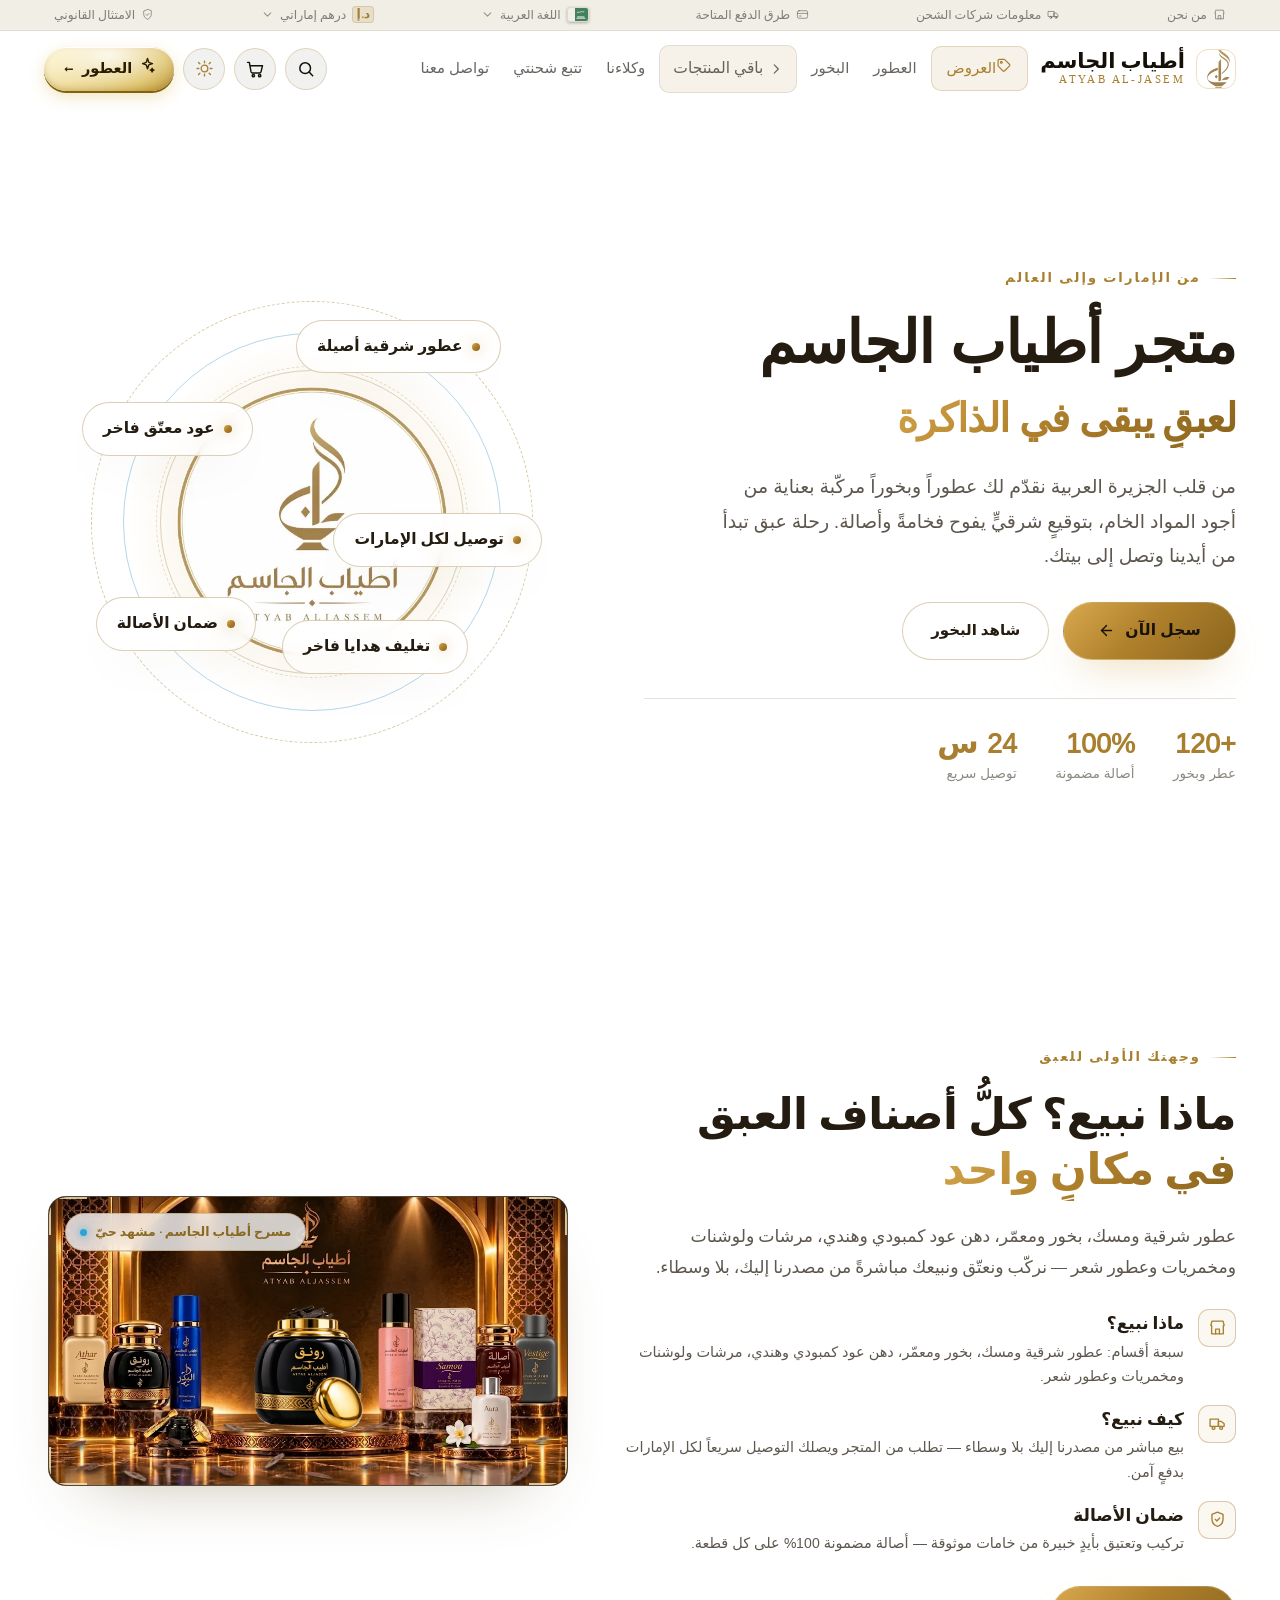
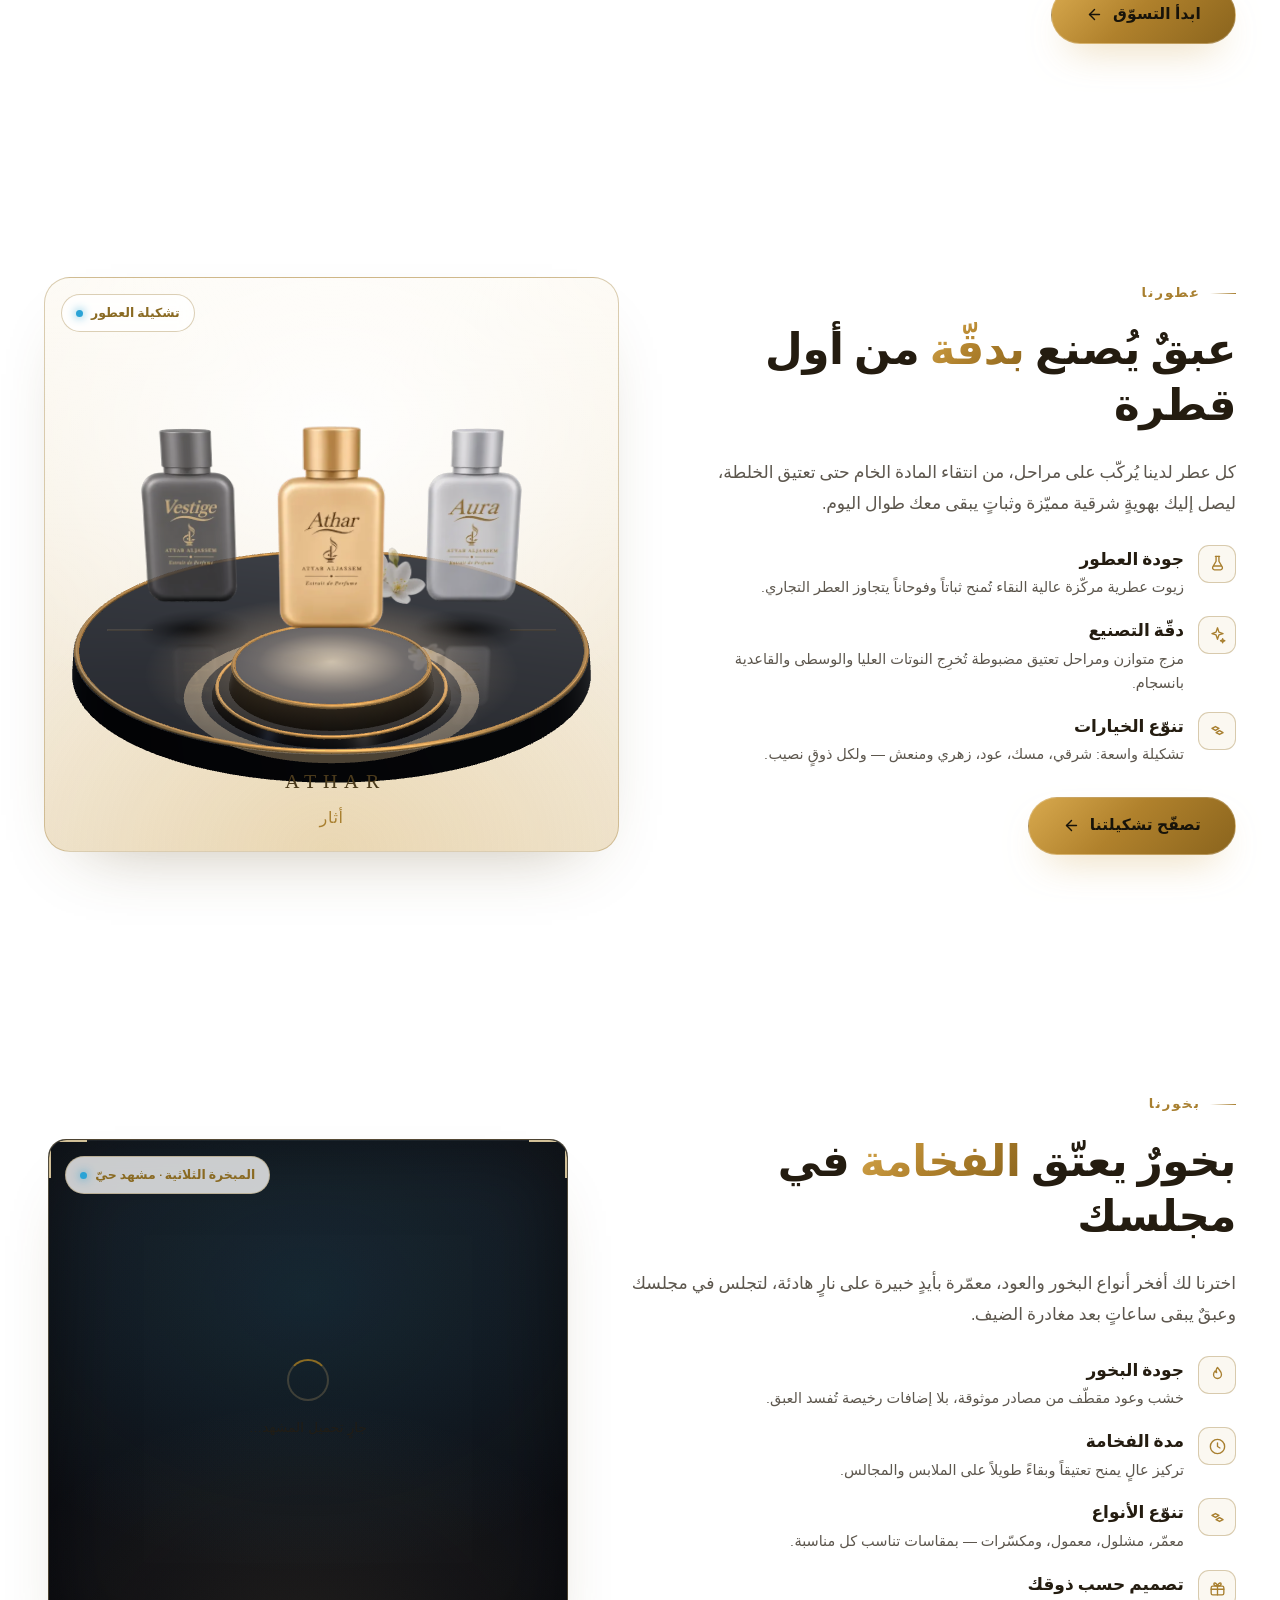
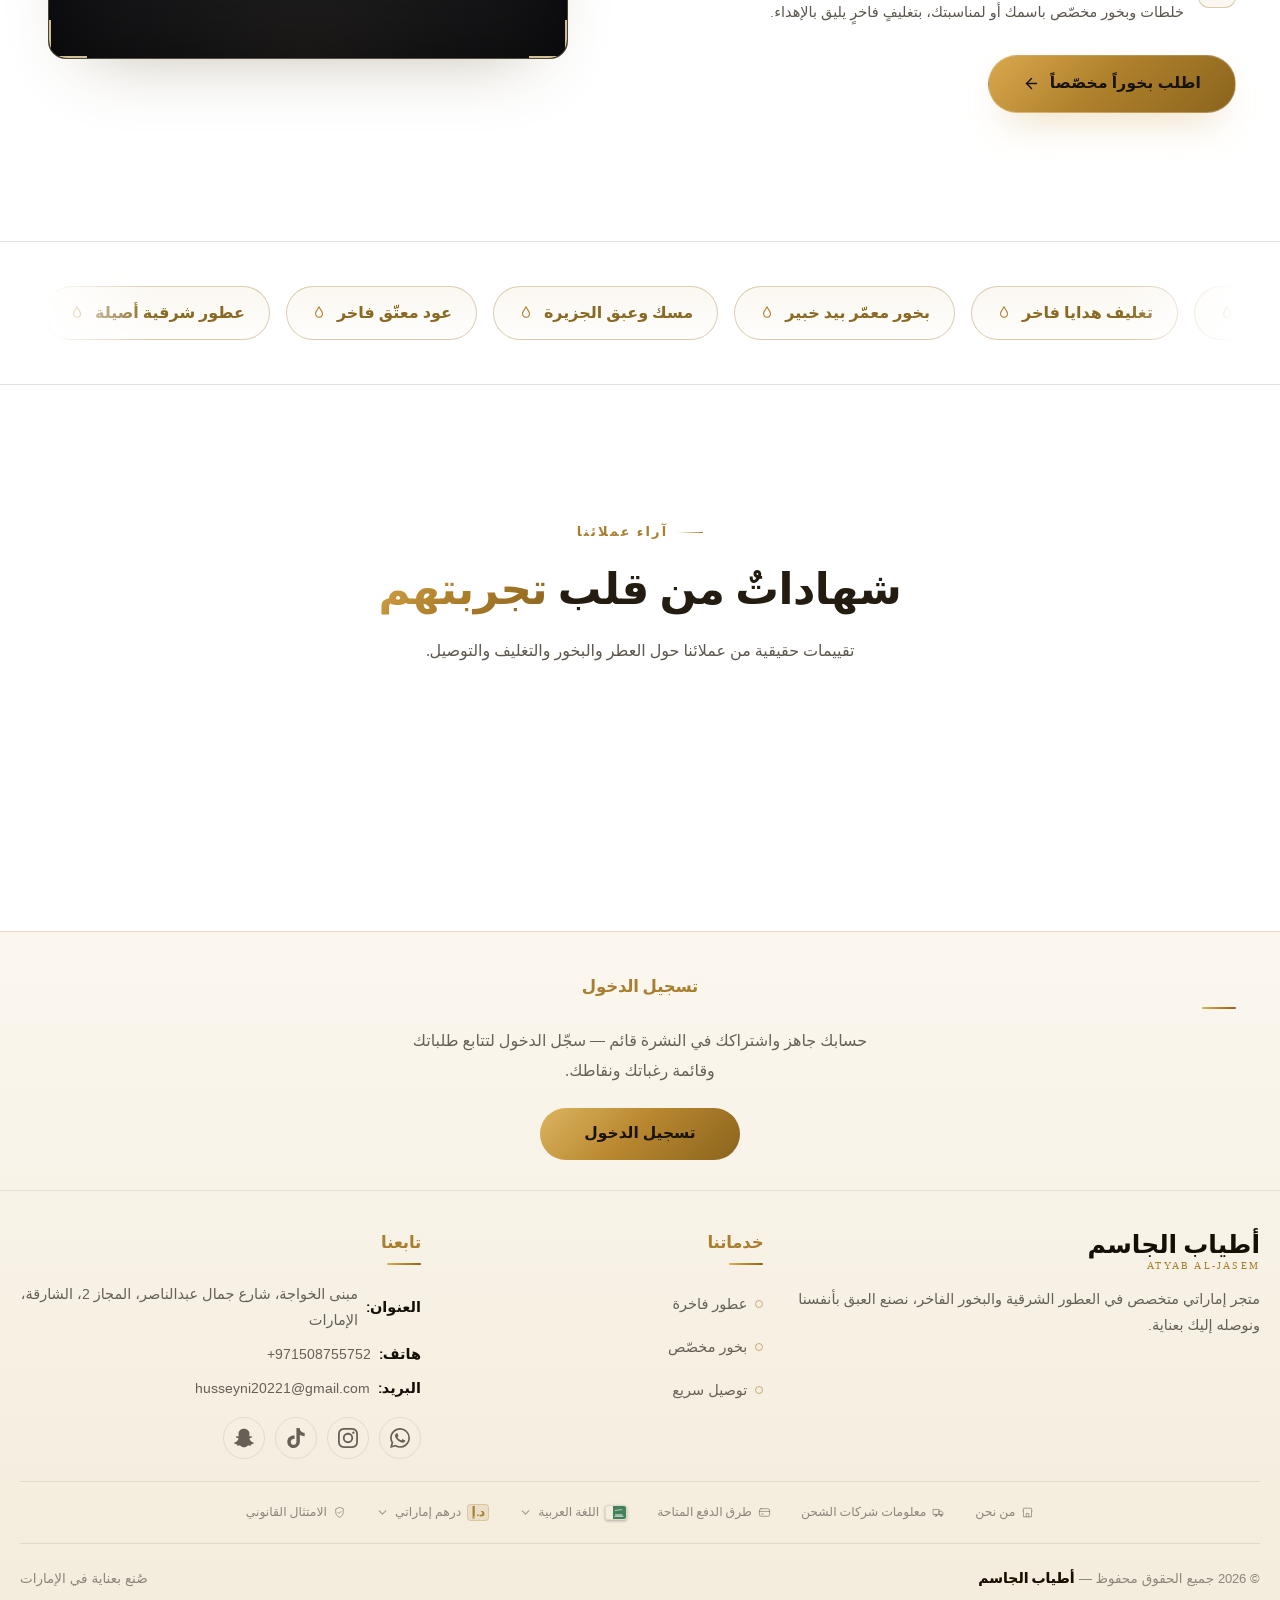
<file: index.html>
<!doctype html><html lang="ar" dir="rtl" data-theme="day"><head><meta charset="UTF-8"/><meta name="viewport" content="width=device-width,initial-scale=1,viewport-fit=cover"/><meta name="theme-color" content="#0d0d0f"/><meta name="referrer" content="strict-origin-when-cross-origin"/><meta http-equiv="Content-Security-Policy" content="default-src 'self'; script-src 'self' blob: https://accounts.google.com https://apis.google.com https://esm.sh 'unsafe-inline' 'wasm-unsafe-eval'; style-src 'self' https://fonts.googleapis.com 'unsafe-inline'; font-src 'self' https://fonts.gstatic.com data:; img-src 'self' data: blob: https://drive.google.com https://*.googleusercontent.com https://user.uploads.dev; connect-src 'self' blob: data: https://user.uploads.dev https://ankle-underwire-radish.ngrok-free.dev https://*.ngrok-free.dev https://accounts.google.com https://esm.sh https://fonts.googleapis.com https://fonts.gstatic.com; worker-src 'self' blob:; frame-src https://accounts.google.com; object-src 'none'; base-uri 'self'; form-action 'self'"/><link rel="icon" href="data:image/svg+xml,%3Csvg xmlns='http://www.w3.org/2000/svg' viewBox='0 0 64 64'%3E%3Crect width='64' height='64' rx='14' fill='%230d0d0f'/%3E%3Crect x='28' y='9' width='8' height='9' rx='2' fill='%23c8a24a'/%3E%3Ccircle cx='32' cy='36' r='17' fill='%23c8a24a'/%3E%3C/svg%3E"/><title>أطياب الجاسم | عطور وعود وبخور فاخر في الإمارات</title><meta name="description" content="تسوق من أطياب الجاسم أجود العطور والعود والبخور بأسعار مناسبة، مع توصيل داخل الإمارات."/><script>!function(){try{var a=location.hash||"",t=/^#(\/[^?#]*)/.exec(a);t&&history.replaceState(null,"",t[1]+location.search);var e=sessionStorage.getItem("atyab:spa-redirect");sessionStorage.removeItem("atyab:spa-redirect"),e&&"/"===e.charAt(0)&&"/"===location.pathname&&!location.hash&&history.replaceState(null,"",e)}catch(a){}}()</script><link rel="canonical" href="https://atyabaljasim.com/"/><meta property="og:type" content="website"/><meta property="og:site_name" content="أطياب الجاسم"/><meta property="og:title" content="أطياب الجاسم | عطور وعود وبخور فاخر في الإمارات"/><meta property="og:description" content="تسوق من أطياب الجاسم أجود العطور والعود والبخور بأسعار مناسبة، مع توصيل داخل الإمارات."/><meta property="og:url" content="https://atyabaljasim.com/"/><meta property="og:image" content="https://atyabaljasim.com/images/og-share.jpg"/><meta property="og:image:width" content="1200"/><meta property="og:image:height" content="630"/><meta property="og:image:alt" content="شعار أطياب الجاسم الذهبي"/><meta property="og:locale" content="ar_AE"/><meta property="og:locale:alternate" content="en_US"/><meta name="twitter:card" content="summary_large_image"/><meta name="twitter:title" content="أطياب الجاسم | عطور وعود وبخور فاخر في الإمارات"/><meta name="twitter:description" content="تسوق من أطياب الجاسم أجود العطور والعود والبخور بأسعار مناسبة، مع توصيل داخل الإمارات."/><meta name="twitter:image" content="https://atyabaljasim.com/images/og-share.jpg"/><meta name="twitter:image:alt" content="شعار أطياب الجاسم الذهبي"/><script type="application/ld+json">{
        "@context": "https://schema.org",
        "@type": "Organization",
        "name": "أطياب الجاسم",
        "alternateName": "Atyab Al-Jasem",
        "url": "https://atyabaljasim.com/",
        "logo": "https://atyabaljasim.com/images/og-share.jpg",
        "contactPoint": [
          {
            "@type": "ContactPoint",
            "telephone": "+971-50-875-5752",
            "contactType": "customer service",
            "areaServed": "AE",
            "availableLanguage": ["ar", "en"]
          }
        ]
      }</script><script type="application/ld+json">{
        "@context": "https://schema.org",
        "@type": "WebSite",
        "name": "أطياب الجاسم",
        "alternateName": "Atyab Al-Jasem",
        "url": "https://atyabaljasim.com/"
      }</script><link rel="preconnect" href="https://fonts.googleapis.com"/><link rel="preconnect" href="https://fonts.gstatic.com" crossorigin/><link rel="dns-prefetch" href="https://user.uploads.dev"/><link rel="stylesheet" href="https://fonts.googleapis.com/css2?family=Amiri:wght@700&family=Cairo:wght@600;700;800&family=Tajawal:wght@700;800;900&display=swap" media="print" onload='this.media="all"'/><noscript><link rel="stylesheet" href="https://fonts.googleapis.com/css2?family=Amiri:wght@700&family=Cairo:wght@600;700;800&family=Tajawal:wght@700;800;900&display=swap"/></noscript><link rel="preload" as="image" type="image/webp" href="/home/atyab-circular-gold-480.webp" fetchpriority="high"/><script src="/atyab-config.js" defer="defer"></script><script>try{var __c=navigator&&navigator.connection||{},__weak=!!__c.saveData||/^(slow-2g|2g|3g)$/.test(__c.effectiveType||"")||navigator&&Number(navigator.hardwareConcurrency||8)<=4;__weak&&document.documentElement.classList.add("weak-device")}catch(a){}</script><script defer="defer" src="/static/js/main.2ed59379.js"></script><link href="/static/css/main.8bd0de45.css" rel="stylesheet"></head><body><div id="root"><header class="site-header is-boot" aria-hidden="true" style="position:fixed;top:0;right:0;left:0;height:70px;height:var(--header-h,70px);z-index:50;pointer-events:none"></header><main class="main" style="padding-top:70px;padding-top:var(--header-h,70px)"><section class="view hm" id="homeView"><section id="homeHero" class="section hero" data-river="1"><div class="container hero-grid"><div class="hero-copy"><span class="eyebrow">من الإمارات وإلى العالم</span><h1><span class="brand-font">متجر أطياب الجاسم</span><br><span class="hero-rotator" id="heroRotator"><span class="rot-word active">لبيع العطور الفاخرة</span><span class="rot-word">للعطور الشرقية الأصيلة</span><span class="rot-word">للبخور والعود الفاخر</span><span class="rot-word">لعبقٍ يبقى في الذاكرة</span></span></h1><p class="hero-lead">من قلب الجزيرة العربية نقدّم لك عطوراً وبخوراً مركّبة بعناية من أجود المواد الخام، بتوقيعٍ شرقيٍّ يفوح فخامةً وأصالة. رحلة عبق تبدأ من أيدينا وتصل إلى بيتك.</p><div class="hero-actions"><a class="btn-primary" href="/register">سجل الآن<svg viewBox="0 0 24 24" width="18" height="18" fill="none" stroke="currentColor" stroke-width="2" stroke-linecap="round" stroke-linejoin="round" aria-hidden="true" style="flex:none"><path d="M19 12H5"/><path d="m12 19-7-7 7-7"/></svg></a><a class="btn-ghost" href="/incense">شاهد البخور</a></div><ul class="hero-stats"><li><b>+120</b><span>عطر وبخور</span></li><li><b>100%</b><span>أصالة مضمونة</span></li><li><b>24 س</b><span>توصيل سريع</span></li></ul></div><div class="hero-visual"><div class="orbit pa-logo"><figure class="hero-orb hero-orb--plain"><img width="480" height="480" decoding="async" fetchpriority="high" src="/home/atyab-circular-gold-480.webp" srcset="/home/atyab-circular-gold-480.webp 480w, /home/atyab-circular-gold.webp 832w" sizes="(max-width: 700px) 75vw, 420px" alt="شعار أطياب الجاسم الدائري الذهبي"></figure></div></div></div></section></section></main></div></body></html>
</file>
<file: static/css/main.8bd0de45.css>
.events-banner{align-items:center;background:linear-gradient(90deg,#b30f4d,#e0332b 45%,#f59e0b);box-shadow:0 10px 26px -14px #b30f4dcc;color:#fff;display:flex;font-size:15px;font-weight:700;min-height:44px;overflow:hidden;padding:8px 12px 8px 46px;position:sticky;top:70px;top:var(--header-h,70px);z-index:996}.events-track{animation-iteration-count:infinite;animation-timing-function:linear;display:inline-flex;width:max-content;will-change:transform}.events-banner:hover .events-track{animation-play-state:paused}@keyframes events-slide-ltr{0%{transform:translateX(0)}to{transform:translateX(-50%)}}@keyframes events-slide-rtl{0%{transform:translateX(0)}to{transform:translateX(50%)}}.events-half{padding-inline-end:72px;text-shadow:0 1px 3px #00000073}.events-half,.events-unit{line-height:1.9;white-space:nowrap}.events-unit{font-size:inherit;font-weight:inherit;position:absolute;visibility:hidden}.events-sr{clip:rect(0 0 0 0);height:1px;overflow:hidden;position:absolute;white-space:nowrap;width:1px}.events-close{background:#00000047;border:1px solid #ffffffa6;border-radius:50%;color:#fff;cursor:pointer;display:grid;font-size:13px;height:30px;left:6px;line-height:1;padding:0;place-items:center;position:absolute;top:50%;transform:translateY(-50%);width:30px}.events-close:hover{background:#0000008c}@media (prefers-reduced-motion:reduce){.events-track{animation:none;flex-wrap:wrap;width:auto}.events-half:last-child,.events-unit{display:none}.events-half{white-space:normal}}@media (max-width:640px){.events-banner{font-size:13px;min-height:40px}}.sk-block{animation:sk-shimmer 1.4s ease-in-out infinite;background:linear-gradient(100deg,#1a1d24 30%,#2b303b 46%,#1a1d24 62%);background:linear-gradient(100deg,var(--surface,#1a1d24) 30%,var(--line,#2b303b) 46%,var(--surface,#1a1d24) 62%);background-size:200% 100%;border-radius:12px;display:block}.sk-round{border-radius:999px}.sk-circle{border-radius:50%}@keyframes sk-shimmer{0%{background-position:180% 0}to{background-position:-80% 0}}@media (prefers-reduced-motion:reduce){.sk-block{animation:none}}.sk-card{background:#14161c;background:var(--surface,#14161c);border:1px solid #2b303b;border:1px solid var(--line,#2b303b);border-radius:18px;overflow:hidden}.sk-card-media{border-radius:0;height:240px}.sk-card-body{grid-gap:10px;display:grid;gap:10px;padding:14px}.sk-line{height:14px}.sk-line.short{width:55%}.sk-line.tiny{height:12px;width:35%}.sk-btn{border-radius:999px;height:42px}.sk-offer{grid-gap:26px;background:#14161c;background:var(--surface,#14161c);border:1px solid #2b303b;border:1px solid var(--line,#2b303b);border-radius:22px;display:grid;gap:26px;grid-template-columns:1.2fr 1fr;margin-bottom:26px;padding:26px}.sk-offer-title{height:26px;width:70%}.sk-offer-media{height:300px}@media (max-width:820px){.sk-offer{grid-template-columns:1fr}.sk-offer-media{height:220px}}.sk-carrier,.sk-pay{grid-gap:12px;background:#14161c;background:var(--surface,#14161c);border:1px solid #2b303b;border:1px solid var(--line,#2b303b);border-radius:18px;display:grid;gap:12px;margin-bottom:16px;padding:20px}.sk-row{align-items:center;display:flex;gap:12px}.sk-avatar{flex:none;height:44px;width:44px}.sk-hero{grid-gap:26px;align-items:center;display:grid;gap:26px;grid-template-columns:1.2fr 1fr;padding:40px 0}.sk-orb{height:min(340px,70vw);margin-inline:auto;width:min(340px,70vw)}@media (max-width:820px){.sk-hero{grid-template-columns:1fr}}.sk-showcase{grid-gap:26px;display:grid;gap:26px;grid-template-columns:1fr 1.2fr;padding:30px 0}@media (max-width:820px){.sk-showcase{grid-template-columns:1fr}}.sk-reviews{grid-gap:16px;display:grid;gap:16px;grid-template-columns:repeat(3,1fr)}@media (max-width:820px){.sk-reviews{grid-template-columns:1fr}}.sk-review{height:150px}.of-empty{color:inherit;padding:60px 20px;text-align:center}.of-empty p{font-size:1.1rem;margin:0}.img-skeleton{animation:sk-shimmer 1.4s ease-in-out infinite;background:linear-gradient(100deg,#1a1d24 30%,#2b303b 46%,#1a1d24 62%);background:linear-gradient(100deg,var(--surface,#1a1d24) 30%,var(--line,#2b303b) 46%,var(--surface,#1a1d24) 62%);background-size:200% 100%;border-radius:12px;display:block}@media (prefers-reduced-motion:reduce){.img-skeleton{animation:none}}.sk-mk-who{align-items:center;background:#14161c;background:var(--surface,#14161c);border:1px solid #2b303b;border:1px solid var(--line,#2b303b);border-radius:18px;display:flex;padding:20px}.sk-mk-stats,.sk-mk-who{gap:14px;margin-bottom:16px}.sk-mk-stats{grid-gap:14px;display:grid;grid-template-columns:repeat(3,1fr)}@media (max-width:700px){.sk-mk-stats{grid-template-columns:1fr}}.sk-mk-stat{border-radius:18px;height:92px}.sk-mk-table{grid-gap:12px;background:#14161c;background:var(--surface,#14161c);border:1px solid #2b303b;border:1px solid var(--line,#2b303b);border-radius:18px;display:grid;gap:12px;padding:18px}.sk-mk-thead{height:20px;width:38%}.sk-mk-trow{align-items:center;display:flex;gap:12px}.sk-track{grid-gap:12px;background:#14161c;background:var(--surface,#14161c);border:1px solid #2b303b;border:1px solid var(--line,#2b303b);border-radius:18px;display:grid;gap:12px;padding:20px}.sk-track-bar{border-radius:999px;height:30px}.sk-hrow{align-items:center;background:#14161c;background:var(--surface,#14161c);border:1px solid #2b303b;border:1px solid var(--line,#2b303b);border-radius:16px;display:flex;gap:12px;margin-bottom:12px;padding:14px 16px}.sk-field{border-radius:12px;height:48px}@font-face{ascent-override:79.72%;descent-override:29.70%;font-family:Atyab Head Fallback;line-gap-override:0%;size-adjust:127.95%;src:local("Arial"),local("Helvetica Neue"),local("Liberation Sans"),local("Roboto"),local("Segoe UI");unicode-range:u+06??,u+0750-077f,u+08a0-08ff,u+fb50-fdff,u+fe70-feff}@font-face{ascent-override:114.77%;descent-override:42.76%;font-family:Atyab Head Fallback;line-gap-override:0%;size-adjust:88.87%;src:local("Arial"),local("Helvetica Neue"),local("Liberation Sans"),local("Roboto"),local("Segoe UI");unicode-range:u+0000-05ff,u+0700-074f,u+0780-089f,u+0900-fb4f,u+fe00-fe6f,u+ff00-10ffff}@font-face{ascent-override:102.55%;descent-override:44.96%;font-family:Atyab Body Fallback;line-gap-override:0%;size-adjust:126.77%;src:local("Arial"),local("Helvetica Neue"),local("Liberation Sans"),local("Roboto"),local("Segoe UI");unicode-range:u+06??,u+0750-077f,u+08a0-08ff,u+fb50-fdff,u+fe70-feff}@font-face{ascent-override:138.89%;descent-override:60.90%;font-family:Atyab Body Fallback;line-gap-override:0%;size-adjust:93.60%;src:local("Arial"),local("Helvetica Neue"),local("Liberation Sans"),local("Roboto"),local("Segoe UI");unicode-range:u+0000-05ff,u+0700-074f,u+0780-089f,u+0900-fb4f,u+fe00-fe6f,u+ff00-10ffff}@font-face{ascent-override:111.45%;descent-override:62.69%;font-family:Atyab Deco Fallback;line-gap-override:0%;size-adjust:100.49%;src:local("Times New Roman"),local("Georgia"),local("Liberation Serif"),local("Naskh"),local("Noto Naskh Arabic");unicode-range:u+06??,u+0750-077f,u+08a0-08ff,u+fb50-fdff,u+fe70-feff}@font-face{ascent-override:113.43%;descent-override:63.80%;font-family:Atyab Deco Fallback;line-gap-override:0%;size-adjust:98.74%;src:local("Times New Roman"),local("Georgia"),local("Liberation Serif"),local("Naskh"),local("Noto Naskh Arabic");unicode-range:u+0000-05ff,u+0700-074f,u+0780-089f,u+0900-fb4f,u+fe00-fe6f,u+ff00-10ffff}:root{--bg:#fff;--bg-soft:#fbf9f4;--surface:#fff;--surface-2:#faf7f1;--card-bg:#fff;--media-bg:linear-gradient(180deg,#fdfbf6,#f3eee3);--header-bg:#ffffffdb;--overlay-bg:hsla(0,0%,100%,.985);--footer-bg:linear-gradient(180deg,#fbf7ef,#f4ecdc);--scrim:#14100a6b;--panel:rgba(20,16,10,.035);--panel-2:#14100a0f;--glass:#ffffffdb;--ink:#141008;--fg:#141008;--muted:#14100aa3;--muted-2:#14100a75;--gold:#a87f2f;--gold-2:#c9a24a;--gold-3:#8a641d;--gold-grad:linear-gradient(135deg,#dcb45f,#b8862f 48%,#8a641d);--gold-soft:#a87f2f1a;--on-gold:#1a1408;--line:#a87f2f42;--line-soft:#14100a17;--badge-bg:#141008;--badge-fg:#fff;--heart:#c4423c;--price-now:#1e7a45;--price-old:#c4423c;--save-bg:#1e7a451a;--save-line:#1e7a454d;--stock-ok:#1e7a45;--stock-low:#c98a1f;--stock-out:#c4423c;--stock-track:#14100a17;--font-head:"Tajawal","Cairo","Atyab Head Fallback",system-ui,-apple-system,"Segoe UI",sans-serif;--font-body:"Cairo","Tajawal","Atyab Body Fallback",system-ui,-apple-system,"Segoe UI",sans-serif;--font-deco:"Amiri","Atyab Deco Fallback",Georgia,serif;--header-h:70px;--max:1240px;--radius:18px;--shadow:0 30px 70px -46px #5e481c80;--shadow-card:0 20px 44px -36px #5e481c6b;color-scheme:light}html[data-theme=night]{--bg:#08090d;--bg-soft:#0d1017;--surface:#0f1218;--surface-2:#12161f;--card-bg:linear-gradient(180deg,hsla(0,0%,100%,.055),#ffffff05);--media-bg:linear-gradient(180deg,#12161fe6,#090a0ef2);--header-bg:#08090dd6;--overlay-bg:rgba(8,9,13,.975);--footer-bg:linear-gradient(180deg,#0a0c12,#06070a);--scrim:#0009;--panel:#ffffff0a;--panel-2:#ffffff12;--glass:#0e1118db;--ink:#f5f2ea;--fg:#f5f2ea;--muted:#f5f2eaa3;--muted-2:#f5f2ea70;--gold:#d9b877;--gold-2:#f4dfae;--gold-3:#a9812f;--gold-grad:linear-gradient(135deg,#f6e3b4,#d9b877 42%,#a9812f);--gold-soft:#d9b8771f;--on-gold:#17130a;--line:#d9b87733;--line-soft:#ffffff17;--badge-bg:linear-gradient(135deg,#f6e3b4,#d9b877 45%,#a9812f);--badge-fg:#17130a;--heart:#e2564f;--price-now:#6cc98d;--price-old:#ef8b83;--save-bg:#6cc98d21;--save-line:#6cc98d4d;--stock-ok:#6cc98d;--stock-low:#e2b45f;--stock-out:#ef8b83;--stock-track:#ffffff1f;--shadow:0 30px 80px -34px #000000d9;--shadow-card:0 26px 60px -40px #000000e6;color-scheme:dark}*{box-sizing:border-box}html:not(.ready) *,html:not(.ready) :after,html:not(.ready) :before{transition:none!important}body,html{background:#fff;background:var(--bg);direction:rtl;margin:0;padding:0;text-align:right}html{-webkit-text-size-adjust:100%;scroll-behavior:smooth}body{-webkit-font-smoothing:antialiased;color:#141008;color:var(--fg);font-family:Cairo,Tajawal,Atyab Body Fallback,system-ui,-apple-system,Segoe UI,sans-serif;font-family:var(--font-body);font-weight:400;line-height:1.8;overflow-x:hidden;text-rendering:optimizeLegibility;transition:background-color .35s ease,color .35s ease}img{display:block;max-width:100%}h1,h2,h3,h4,h5,h6{color:#141008;color:var(--fg);font-family:Tajawal,Cairo,Atyab Head Fallback,system-ui,-apple-system,Segoe UI,sans-serif;font-family:var(--font-head);font-weight:700;letter-spacing:-.01em;line-height:1.28;margin:0 0 .4em}p{margin:0 0 1em}a{text-decoration:none;transition:color .3s ease,opacity .3s ease}a,button{color:inherit}button{font:inherit}::selection{background:#a87f2f47;color:#141008;color:var(--ink)}:focus-visible{border-radius:6px;outline:2px solid #a87f2f;outline:2px solid var(--gold);outline-offset:3px}.container{margin:0 auto;max-width:1240px;max-width:var(--max);padding:0 24px;width:100%}.sr-only{clip:rect(0 0 0 0);border:0;clip-path:inset(50%);height:1px;margin:-1px;overflow:hidden;padding:0;position:absolute;white-space:nowrap;width:1px}.main{padding-top:70px;padding-top:var(--header-h);position:relative}.eyebrow{align-items:center;color:#a87f2f;color:var(--gold);display:inline-flex;font-family:Tajawal,Cairo,Atyab Head Fallback,system-ui,-apple-system,Segoe UI,sans-serif;font-family:var(--font-head);font-size:13px;font-weight:600;gap:9px;letter-spacing:.16em;margin:0 0 14px;text-transform:uppercase}.eyebrow:before{background:linear-gradient(90deg,#0000,#a87f2f);background:linear-gradient(90deg,#0000,var(--gold));content:"";height:1px;width:26px}.gold-text{background:linear-gradient(135deg,#dcb45f,#b8862f 48%,#8a641d);background:var(--gold-grad);-webkit-background-clip:text;background-clip:text;color:#0000}.btn-primary{align-items:center;background:linear-gradient(135deg,#dcb45f,#b8862f 48%,#8a641d);background:var(--gold-grad);border:0;border-radius:999px;box-shadow:0 18px 40px -20px #a87f2fcc;color:#1a1408;color:var(--on-gold);cursor:pointer;display:inline-flex;font-family:Tajawal,Cairo,Atyab Head Fallback,system-ui,-apple-system,Segoe UI,sans-serif;font-family:var(--font-head);font-size:15px;font-weight:700;gap:10px;justify-content:center;padding:13px 30px;transition:transform .3s ease,filter .3s ease,box-shadow .3s ease}.btn-primary:hover{filter:brightness(1.06);transform:translateY(-2px)}.btn-primary svg{height:17px;width:17px}.btn-ghost{align-items:center;background:#fff;background:var(--surface);border:1px solid #a87f2f42;border:1px solid var(--line);border-radius:999px;color:#141008;color:var(--fg);cursor:pointer;display:inline-flex;font-family:Tajawal,Cairo,Atyab Head Fallback,system-ui,-apple-system,Segoe UI,sans-serif;font-family:var(--font-head);font-size:15px;font-weight:600;gap:10px;justify-content:center;padding:12px 26px;transition:border-color .3s ease,background .3s ease,transform .3s ease}.btn-ghost:hover{background:#a87f2f1a;background:var(--gold-soft);border-color:#a87f2f;border-color:var(--gold);transform:translateY(-2px)}.header{border-bottom:1px solid #0000;left:0;padding:14px 0;position:fixed;right:0;top:0;transition:background .4s ease,box-shadow .4s ease;z-index:997}.header.scrolled{backdrop-filter:blur(16px);-webkit-backdrop-filter:blur(16px);background:#ffffffdb;background:var(--header-bg);border-bottom-color:#14100a17;border-bottom-color:var(--line-soft);box-shadow:0 18px 40px -34px #14100ab3}.header-inner{gap:18px}.header-inner,.logo{align-items:center;display:flex}.logo{gap:11px}.logo-mark{background:#a87f2f1a;background:var(--gold-soft);border:1px solid #a87f2f42;border:1px solid var(--line);border-radius:12px;color:#a87f2f;color:var(--gold);display:grid;flex:0 0 auto;height:40px;place-items:center;width:40px}.logo-mark svg{height:21px;width:21px}.logo-mark--emblem{background:#0000;border-color:#d9b87773;overflow:hidden;padding:0}.logo-mark--emblem img{display:block;height:48px;margin:-7px 0 0 5px;width:25px}.logo-img{background:#fff;border-radius:11px;display:block;flex:0 0 auto;height:42px;width:auto}.logo-img--footer{border-radius:14px;height:64px}.sitename{color:#141008;color:var(--fg);font-family:Tajawal,Cairo,Atyab Head Fallback,system-ui,-apple-system,Segoe UI,sans-serif;font-family:var(--font-head);font-size:21px;font-weight:700;line-height:1.1}.sitename small{color:#a87f2f;color:var(--gold);display:block;font-family:Amiri,Atyab Deco Fallback,Georgia,serif;font-family:var(--font-deco);font-size:11px;font-weight:400;letter-spacing:.22em;margin-top:2px}.navmenu ul{align-items:center;display:flex;gap:4px;list-style:none;margin:0;padding:0}.navmenu a{border-radius:10px;color:#14100aa3;color:var(--muted);cursor:pointer;display:block;font-family:Tajawal,Cairo,Atyab Head Fallback,system-ui,-apple-system,Segoe UI,sans-serif;font-family:var(--font-head);font-size:15.5px;font-weight:500;padding:9px 13px;position:relative}.navmenu a:hover{color:#141008;color:var(--fg)}.navmenu a.active,.navmenu a.nav-offers.active,.navmenu a.nav-offers:hover{color:#a87f2f;color:var(--gold)}.navmenu a.nav-offers.active:after{display:none}.navmenu a.active:after{background:linear-gradient(135deg,#dcb45f,#b8862f 48%,#8a641d);background:var(--gold-grad);border-radius:2px;bottom:2px;content:"";height:1.5px;left:13px;position:absolute;right:13px}.navmenu a[aria-disabled=true]{cursor:default}.navmenu a[aria-disabled=true]:hover{color:#14100aa3;color:var(--muted)}.header-tools{align-items:center;display:flex;gap:9px;margin-inline-start:auto;position:relative;z-index:10}.tool-btn{background:#14100a0f;background:var(--panel-2);border:1px solid #a87f2f42;border:1px solid var(--line);border-radius:50%;color:#141008;color:var(--fg);cursor:pointer;display:grid;flex:0 0 auto;height:42px;padding:0;place-items:center;position:relative;transition:background .3s ease,border-color .3s ease,color .3s ease,transform .3s ease;width:42px}.tool-btn:hover{background:#a87f2f1a;background:var(--gold-soft);border-color:#a87f2f;border-color:var(--gold);color:#a87f2f;color:var(--gold);transform:translateY(-2px)}.tool-btn:active{transform:translateY(0) scale(.96)}.tool-btn svg{height:20px;width:20px}.tool-badge{background:linear-gradient(135deg,#dcb45f,#b8862f 48%,#8a641d);background:var(--gold-grad);border-radius:999px;box-shadow:0 6px 14px -6px #14100a99;color:#1a1408;color:var(--on-gold);font-family:Tajawal,Cairo,Atyab Head Fallback,system-ui,-apple-system,Segoe UI,sans-serif;font-family:var(--font-head);font-size:11.5px;font-weight:700;height:19px;inset-inline-start:-3px;line-height:19px;min-width:19px;padding:0 5px;position:absolute;text-align:center;top:-3px}.theme-toggle{appearance:none;background:#14100a0f;background:var(--panel-2);border:1px solid #a87f2f42;border:1px solid var(--line);border-radius:50%;color:#a87f2f;color:var(--gold);cursor:pointer;display:grid;flex:0 0 auto;height:42px;padding:0;place-items:center;transition:background .3s ease,border-color .3s ease,transform .3s ease;width:42px}.theme-toggle:hover{background:#a87f2f1a;background:var(--gold-soft);border-color:#a87f2f;border-color:var(--gold);transform:translateY(-2px)}.theme-toggle:active{transform:translateY(0) scale(.96)}.theme-toggle .ico{grid-area:1/1;height:19px;transition:opacity .35s ease,transform .45s cubic-bezier(.2,.8,.2,1);width:19px}.theme-toggle .ico-moon{opacity:1;transform:none}.theme-toggle .ico-sun{opacity:0;transform:rotate(-90deg) scale(.6)}html[data-theme=day] .theme-toggle .ico-moon{opacity:0;transform:rotate(90deg) scale(.6)}html[data-theme=day] .theme-toggle .ico-sun{opacity:1;transform:none}.btn-getstarted{background:linear-gradient(135deg,#dcb45f,#b8862f 48%,#8a641d);background:var(--gold-grad);border-radius:999px;box-shadow:0 14px 30px -18px #a87f2fd9;color:#1a1408;color:var(--on-gold);flex:0 0 auto;font-family:Tajawal,Cairo,Atyab Head Fallback,system-ui,-apple-system,Segoe UI,sans-serif;font-family:var(--font-head);font-size:14.5px;font-weight:700;padding:10px 24px;white-space:nowrap}.btn-getstarted:hover{filter:brightness(1.07)}.btn-getstarted.is-account{align-items:center;display:inline-flex;gap:8px}.btn-getstarted.is-account svg{flex:0 0 auto;height:17px;width:17px}.atyab-gold-btn{align-items:center;animation:atyabGoldFlow 8s ease infinite;background:linear-gradient(135deg,#fff3c4,#d4af37 30%,#8a5a00 50%,#ffe9a0 70%,#b8860b);background-size:250% 250%;border:none;border-radius:100px;box-shadow:inset 0 1px 0 #fff,inset 0 -2px 6px #7846004d,0 6px 16px #d4af3752,0 2px 0 #6b4a00;color:#2b1d00;cursor:pointer;display:inline-flex;flex:0 0 auto;font-family:Tajawal,Cairo,Atyab Head Fallback,system-ui,-apple-system,Segoe UI,sans-serif;font-family:var(--font-head);font-size:14.5px;font-weight:900;gap:7px;justify-content:center;overflow:hidden;padding:9px 18px;position:relative;text-decoration:none;transition:transform .15s ease,filter .2s ease;white-space:nowrap}.atyab-gold-btn:hover{filter:brightness(1.07);filter:brightness(1.06)}.atyab-gold-btn:active{transform:scale(.96)}@keyframes atyabGoldFlow{0%,to{background-position:0 50%}50%{background-position:100% 50%}}.atyab-gold-btn:before{animation:atyabSweep 3.5s ease infinite;background:linear-gradient(100deg,#0000,#ffffff8c,#0000);bottom:0;content:"";left:0;pointer-events:none;position:absolute;top:0;transform:translateX(-114%) skewX(-20deg);width:35%}@keyframes atyabSweep{0%{transform:translateX(-114%) skewX(-20deg)}25%,to{transform:translateX(371%) skewX(-20deg)}}.atyab-gold-btn:after{background:radial-gradient(180px 80px at 50% 20%,#ffffffd9,#0000 60%);content:"";inset:0;pointer-events:none;position:absolute}.atyab-gold-btn svg{animation:atyabSparkTwinkle 2.6s ease-in-out infinite;height:17px;position:relative;width:17px;z-index:1}@keyframes atyabSparkTwinkle{0%,to{opacity:1;transform:scale(1) rotate(0deg)}50%{opacity:.85;transform:scale(1.25) rotate(15deg)}}.atyab-gold-arrow{animation:atyabArrowNudge 1.8s ease-in-out infinite;font-weight:900;line-height:1;position:relative;z-index:1}@keyframes atyabArrowNudge{0%,to{transform:translateX(0)}50%{transform:translateX(-3px)}}.atyab-gold-btn span{position:relative;z-index:1}@media (max-width:560px){.atyab-gold-btn{font-size:13.5px;gap:6px;padding:8px 15px}.atyab-gold-btn svg{height:15px;width:15px}}.promo-nav-wrap{display:flex;justify-content:center;padding:10px 0 26px}.mobile-nav-toggle{background:#14100a0f;background:var(--panel-2);border:1px solid #a87f2f42;border:1px solid var(--line);border-radius:12px;color:#141008;color:var(--fg);cursor:pointer;display:none;flex:0 0 auto;height:44px;place-items:center;width:44px}.mobile-nav-toggle svg{height:22px;width:22px}.nav-drawer-head,.nav-drawer-tools{display:none}.nav-backdrop{background:#0f0c0861;border:0;cursor:default;margin:0;padding:0;transition:opacity .35s ease,visibility .35s;z-index:1}.nav-backdrop,.screen{inset:0;opacity:0;position:fixed;visibility:hidden}.screen{align-items:flex-start;display:flex;justify-content:center;padding:88px 16px 24px;padding:calc(var(--header-h) + 18px) 16px 24px;pointer-events:none;transition:opacity .28s ease,visibility .28s ease;z-index:1000}.screen.is-open{opacity:1;pointer-events:auto;visibility:visible}.screen-backdrop{backdrop-filter:blur(6px);-webkit-backdrop-filter:blur(6px);background:#14100a6b;background:var(--scrim);border:0;cursor:pointer;inset:0;padding:0;position:absolute}.screen-panel{background:#fff;background:var(--surface);border:1px solid #a87f2f42;border:1px solid var(--line);border-radius:22px;box-shadow:0 30px 70px -46px #5e481c80;box-shadow:var(--shadow);max-height:calc(100vh - 114px);max-height:calc(100vh - var(--header-h) - 44px);overflow:auto;position:relative;transform:translateY(-12px) scale(.985);transition:transform .34s cubic-bezier(.2,.8,.2,1);width:min(660px,100%)}.screen.is-open .screen-panel{transform:none}.screen-head{align-items:center;border-bottom:1px solid #14100a17;border-bottom:1px solid var(--line-soft);display:flex;gap:14px;padding:18px 22px}.screen-head h2{flex:1 1;font-size:19px;margin:0}.screen-close{background:#fff;background:var(--surface);border:1px solid #a87f2f42;border:1px solid var(--line);border-radius:50%;color:#14100aa3;color:var(--muted);cursor:pointer;display:grid;flex:0 0 auto;height:38px;padding:0;place-items:center;transition:.3s ease;width:38px}.screen-close:hover{background:#a87f2f1a;background:var(--gold-soft);border-color:#a87f2f;border-color:var(--gold);color:#a87f2f;color:var(--gold)}.screen-close svg{height:17px;width:17px}.screen-body{padding:22px}.screen-search{background:#faf7f1;background:var(--surface-2);border:1px solid #a87f2f42;border:1px solid var(--line);border-radius:999px;display:flex;gap:8px;padding:7px;transition:border-color .3s ease}.screen-search:focus-within{border-color:#a87f2f;border-color:var(--gold)}.screen-search input{background:#0000;border:0;color:#141008;color:var(--ink);flex:1 1;font-family:Cairo,Tajawal,Atyab Body Fallback,system-ui,-apple-system,Segoe UI,sans-serif;font-family:var(--font-body);font-size:15px;min-width:0;outline:none;padding:10px 18px}.screen-search input::placeholder{color:#14100a75;color:var(--muted-2)}.screen-search button{background:linear-gradient(135deg,#dcb45f,#b8862f 48%,#8a641d);background:var(--gold-grad);border:0;border-radius:999px;color:#1a1408;color:var(--on-gold);cursor:pointer;font-family:Tajawal,Cairo,Atyab Head Fallback,system-ui,-apple-system,Segoe UI,sans-serif;font-family:var(--font-head);font-size:14.5px;font-weight:700;padding:11px 24px;transition:filter .3s ease}.screen-search button:hover{filter:brightness(1.07)}.screen-note{background:#a87f2f1a;background:var(--gold-soft);border:1px dashed #a87f2f42;border:1px dashed var(--line);border-radius:14px;color:#14100aa3;color:var(--muted);font-size:13.5px;line-height:1.9;margin:16px 0 0;padding:14px 18px}.screen-empty{padding:20px 10px 8px;text-align:center}.screen-empty svg{color:#a87f2f;color:var(--gold);height:58px;margin:0 auto 14px;opacity:.85;width:58px}.screen-empty h3{font-size:18px;margin-bottom:6px}.screen-empty p{color:#14100aa3;color:var(--muted);font-size:14.5px;margin-bottom:20px}.toast{background:#141008;background:var(--ink);border-radius:999px;inset-inline:0;bottom:26px;box-shadow:0 24px 50px -26px #14100ab3;color:#fff;color:var(--bg);font-family:Tajawal,Cairo,Atyab Head Fallback,system-ui,-apple-system,Segoe UI,sans-serif;font-family:var(--font-head);font-size:14.5px;font-weight:600;margin:0 auto;max-width:min(90vw,420px);opacity:0;padding:12px 22px;pointer-events:none;position:fixed;text-align:center;transform:translateY(14px);transition:opacity .3s ease,transform .3s ease;width:max-content;z-index:1100}html[data-theme=night] .toast{background:linear-gradient(135deg,#dcb45f,#b8862f 48%,#8a641d);background:var(--gold-grad);color:#1a1408;color:var(--on-gold)}.toast.is-on{opacity:1;transform:none}@media (max-width:1400px){.header-inner{gap:12px}.navmenu a{font-size:15px;padding:9px 10px}}@media (max-width:1220px){.btn-getstarted{display:none}.mobile-nav-toggle{display:grid}.header-tools--bar,.header-tools--guest{gap:7px}.header-tools--guest .btn-getstarted{align-items:center;display:inline-flex;font-size:13.5px;padding:9px 18px}.header-tools--guest .atyab-gold-btn{align-items:center;display:inline-flex;font-size:13px;padding:8px 15px}.navmenu>ul{align-items:stretch;backdrop-filter:blur(22px);-webkit-backdrop-filter:blur(22px);background:hsla(0,0%,100%,.985);background:var(--overlay-bg);background:color-mix(in srgb,hsla(0,0%,100%,.985) 76%,#0000);background:color-mix(in srgb,var(--overlay-bg) 76%,#0000);border-bottom-left-radius:0;border-bottom-right-radius:18px;border-inline-end:1px solid #14100a17;border-inline-end:1px solid var(--line-soft);border-top-left-radius:0;border-top-right-radius:18px;bottom:0;flex-direction:column;gap:6px;left:0;margin:0;max-width:92vw;opacity:0;overflow-y:auto;padding:12px 20px 24px;position:fixed;right:auto;text-align:right;top:0;transform:translateX(-56px);transition:opacity .45s ease,transform .55s cubic-bezier(.22,.9,.28,1),visibility .55s;visibility:hidden;width:min(76vw,340px)}.navmenu a{border-bottom:1px solid #14100a17;border-bottom:1px solid var(--line-soft);border-radius:0;font-size:19px;padding:14px 16px;text-align:right}.navmenu .nav-login-li{list-style:none;padding:12px 0 6px}.navmenu a.nav-login-btn{align-items:center;border-bottom:none;border-radius:999px;display:inline-flex;font-size:16px;font-weight:800;justify-content:center;padding:13px 18px;text-align:center;width:100%}.nav-drawer-tools{align-items:center;border-bottom:1px solid #14100a17!important;border-bottom:1px solid var(--line-soft)!important;display:flex!important;gap:10px;list-style:none;margin-top:0;padding:2px 4px 14px}.nav-drawer-tools .theme-toggle,.nav-drawer-tools .tool-btn{flex:0 0 auto;height:44px;width:44px}.nav-drawer-head{align-items:center;border-bottom:1px solid #14100a17;border-bottom:1px solid var(--line-soft);display:flex;gap:10px;justify-content:space-between;list-style:none;padding:2px 4px 12px}.nav-drawer-brand{align-items:center;display:inline-flex;gap:9px}.nav-drawer-head .logo-mark{border-radius:10px;height:34px;width:34px}.nav-drawer-head .logo-mark--emblem img{height:30px;margin:0;width:20px}.nav-drawer-head .sitename{font-size:15px}.nav-drawer-head .sitename small{font-size:8px}.nav-drawer-close{background:#14100a0f;background:var(--panel-2);border:1px solid #a87f2f42;border:1px solid var(--line);border-radius:50%;color:#141008;color:var(--fg);cursor:pointer;display:grid;flex:0 0 auto;height:40px;place-items:center;width:40px}.nav-drawer-close:hover{border-color:#a87f2f;border-color:var(--gold);color:#a87f2f;color:var(--gold)}.nav-drawer-close svg{height:19px;width:19px}.navmenu>ul>li{opacity:0;transform:translateX(-18px);transition:opacity .3s ease,transform .38s ease}body.nav-open .navmenu>ul>li{opacity:1;transform:none}body.nav-open .navmenu>ul>li:first-child{transition-delay:.05s}body.nav-open .navmenu>ul>li:nth-child(2){transition-delay:.08s}body.nav-open .navmenu>ul>li:nth-child(3){transition-delay:.11s}body.nav-open .navmenu>ul>li:nth-child(4){transition-delay:.14s}body.nav-open .navmenu>ul>li:nth-child(5){transition-delay:.17s}body.nav-open .navmenu>ul>li:nth-child(6){transition-delay:.2s}body.nav-open .navmenu>ul>li:nth-child(7){transition-delay:.23s}body.nav-open .navmenu>ul>li:nth-child(8){transition-delay:.26s}body.nav-open .navmenu>ul>li:nth-child(9){transition-delay:.29s}body.nav-open .nav-backdrop{opacity:1;visibility:visible}body.nav-open .navmenu>ul{z-index:20}.navmenu a.nav-offers{justify-content:flex-start;text-align:left}html[dir=rtl] .navmenu a.nav-offers{justify-content:flex-end}#navToggle{position:relative}.nav-toggle-badge{inset-inline-start:-5px;top:-5px}.navmenu a.active:after{display:none}.navmenu{order:3}body.nav-open{overflow:hidden}body.nav-open .navmenu>ul{opacity:1;transform:none;visibility:visible}body.nav-open .logo,body.nav-open .mobile-nav-toggle{position:relative;z-index:10}body.nav-open .header{backdrop-filter:none;-webkit-backdrop-filter:none}@media (hover:none) and (pointer:coarse){.navmenu>ul{background:color-mix(in srgb,hsla(0,0%,100%,.985) 94%,#0000);background:color-mix(in srgb,var(--overlay-bg) 94%,#0000);padding-bottom:calc(24px + env(safe-area-inset-bottom, 0px))}}}@media (max-width:980px){.footer-grid{grid-template-columns:1fr 1fr}}@media (max-width:620px){.footer-grid{gap:18px;grid-template-columns:1fr 1fr}.footer-grid>.footer-about:first-child{grid-column:1/-1;margin-top:5px}.login-btn{min-width:0;width:100%}}@media (max-width:560px){.container{padding:0 14px}.header-inner,.logo{gap:8px}.logo-mark{border-radius:10px;height:32px;width:32px}.logo-img{border-radius:9px;height:34px}.logo-mark--emblem img{height:38px;margin:-6px 0 0 4px;width:20px}.logo-mark svg{height:17px;width:17px}.sitename{font-size:16px}.sitename small{font-size:8.5px;letter-spacing:.16em}.header-tools{gap:5px}.theme-toggle,.tool-btn{height:36px;width:36px}.theme-toggle .ico,.tool-btn svg{height:17px;width:17px}.mobile-nav-toggle{border-radius:10px;height:38px;width:38px}.mobile-nav-toggle svg{height:19px;width:19px}.tool-badge{font-size:10.5px;height:17px;line-height:17px;min-width:17px}}.tool-label{display:none}@media (prefers-reduced-motion:reduce){*{animation-duration:.001ms!important;animation-iteration-count:1!important;transition-duration:.001ms!important}html{scroll-behavior:auto}body .navmenu>ul{transition-duration:.45s,.55s,.55s!important}body .nav-backdrop{transition-duration:.35s,.35s!important}body .navmenu>ul>li{transition-duration:.3s,.38s!important}body .rd-helpful.is-pop,body .rd-helpful.is-pop .rd-help-n,body .rd-helpful.is-pop svg{animation-duration:.55s!important;animation-iteration-count:1!important}}.ib-layer,.infobar{--ib-bg:#f1eee6;--ib-fg:#14100a80;--ib-fg-2:#14100ab8;--ib-line:#14100a12;--ib-line-2:#14100a24;--ib-hover:#a87f2f21;--ib-menu-bg:#fff}.infobar{background:var(--ib-bg);border-bottom:1px solid var(--ib-line);color:var(--ib-fg);font-size:12.4px;line-height:1.5;position:relative;z-index:6}.ib-layer{inset:0;pointer-events:none;position:fixed;z-index:999}html[data-theme=night] .ib-layer,html[data-theme=night] .infobar{--ib-bg:#0a0c11;--ib-fg:#f5f2ea75;--ib-fg-2:#f5f2eabd;--ib-line:#ffffff12;--ib-line-2:#ffffff24;--ib-hover:#d9b8771f;--ib-menu-bg:#12161f}.infobar-inner{align-items:center;display:flex;gap:clamp(12px,2vw,30px);justify-content:space-between;min-height:30px}.infobar-inner>*{flex:0 0 auto}.infobar .ib-item{align-items:center;background:#0000;border:1px solid #0000;border-radius:999px;color:inherit;cursor:pointer;display:inline-flex;font-family:Cairo,Tajawal,Atyab Body Fallback,system-ui,-apple-system,Segoe UI,sans-serif;font-family:var(--font-body);font-size:12.4px;gap:6px;padding:4px 9px;transition:color .22s ease,background .22s ease,border-color .22s ease;white-space:nowrap}.infobar .ib-item svg{flex:0 0 auto;height:13px;opacity:.8;width:13px}.infobar .ib-item:focus-visible,.infobar .ib-item:hover{background:var(--ib-hover);border-color:var(--ib-line-2);color:#a87f2f;color:var(--gold)}.infobar .ib-item[aria-expanded=true]{background:var(--ib-hover);border-color:var(--ib-line-2);color:#a87f2f;color:var(--gold)}.ib-item-label{display:inline-block}.ib-caret{transition:transform .25s ease}.ib-item[aria-expanded=true] .ib-caret{transform:rotate(180deg)}.ib-flag{border:1px solid #fff6;border-radius:3px;box-shadow:0 1px 3px #00000047;flex:0 0 auto;height:15px;overflow:hidden;perspective:90px;position:relative;width:22px}.ib-flag svg{animation:ibFlagWave 4.4s ease-in-out infinite;display:block;height:100%;transform-origin:100% 50%;width:100%}.ib-flag:after{animation:ibFlagSheen 4.4s linear infinite;background:linear-gradient(100deg,#fff0 34%,#ffffff8c 50%,#fff0 66%);content:"";inset:0;pointer-events:none;position:absolute;transform:translateX(-130%)}html[dir=ltr] .ib-flag svg{transform-origin:0 50%}@keyframes ibFlagWave{0%,to{transform:rotateY(0deg) skewY(0deg) scaleX(1)}25%{transform:rotateY(-16deg) skewY(-2.2deg) scaleX(1.03)}50%{transform:rotateY(0deg) skewY(0deg) scaleX(1)}75%{transform:rotateY(16deg) skewY(2.2deg) scaleX(1.03)}}@keyframes ibFlagSheen{0%{transform:translateX(-130%)}55%,to{transform:translateX(130%)}}.ib-menu{grid-gap:2px;animation:ibMenuIn .18s ease both;background:var(--ib-menu-bg);border:1px solid var(--ib-line-2);box-shadow:0 26px 50px -30px #14100a80;display:grid;gap:2px;max-width:min(340px,calc(100vw - 24px));width:max-content}.ib-layer .ib-menu{inset-inline-end:auto;left:0;max-height:calc(100vh - 16px);overflow-y:auto;overscroll-behavior:contain;pointer-events:auto;position:fixed;right:auto;top:0;z-index:1}.ib-menu[hidden]{display:none}@keyframes ibMenuIn{0%{opacity:0;transform:translateY(-6px)}to{opacity:1;transform:none}}.ib-layer .ib-menu button{align-items:center;background:#0000;border:1px solid #0000;border-radius:10px;color:var(--ib-fg-2);cursor:pointer;display:flex;font-family:Cairo,Tajawal,Atyab Body Fallback,system-ui,-apple-system,Segoe UI,sans-serif;font-family:var(--font-body);font-size:13px;gap:9px;padding:8px 10px;text-align:start;transition:background .2s ease,color .2s ease;width:100%}.ib-layer .ib-menu button:hover{background:var(--ib-hover);color:#a87f2f;color:var(--gold)}.ib-layer .ib-menu button[aria-selected=true]{color:#a87f2f;color:var(--gold)}.ib-menu-flag{border:1px solid var(--ib-line-2);border-radius:3px;flex:0 0 auto;height:14px;overflow:hidden;width:20px}.ib-menu-flag svg{display:block;height:100%;width:100%}.ib-sym{background:var(--ib-hover);border-radius:5px;color:#a87f2f;color:var(--gold);display:grid;flex:0 0 auto;font-size:10px;font-weight:700;height:18px;place-items:center;width:30px}.ib-menu-hint{color:var(--ib-fg);font-size:11px;opacity:.75}.ib-check{flex:0 0 auto}.ib-layer .ib-menu button[aria-selected=true] .ib-check{opacity:1}.ib-cur-sym{border:1px solid var(--ib-line-2);border-radius:5px;display:inline-grid;font-size:10.5px;font-weight:700;height:17px;min-width:26px;padding:0 5px;place-items:center}.ib-cur-sym,.ib-tag{background:var(--ib-hover)}.ib-tag{border:1px solid var(--ib-line-2);border-radius:999px;color:#a87f2f;color:var(--gold);font-size:10px;padding:1px 6px}@media (max-width:1080px){.infobar-inner{gap:clamp(14px,1.6vw,26px)}.infobar .ib-item{font-size:11.8px;padding:4px 7px}}@media (max-width:880px){.infobar-inner{-webkit-overflow-scrolling:touch;flex-wrap:nowrap;gap:12px;justify-content:flex-start;-webkit-mask-image:linear-gradient(90deg,#0000,#000 14px,#000 calc(100% - 14px),#0000);mask-image:linear-gradient(90deg,#0000,#000 14px,#000 calc(100% - 14px),#0000);overflow-x:auto;overflow-y:hidden;scrollbar-width:none}.infobar-inner::-webkit-scrollbar{display:none}}@media (max-width:560px){.infobar{font-size:11.6px}.infobar .ib-item{font-size:11.6px;gap:5px;padding:4px 7px}.infobar .ib-item svg{height:12px;width:12px}.ib-flag{height:14px;width:20px}.ib-menu{min-width:190px}}.header{padding:0}.header-inner{padding-bottom:14px;padding-top:14px}@media (max-width:1080px){.header-inner{padding-bottom:10px;padding-top:10px}}html[dir=ltr],html[dir=ltr] body{direction:ltr;text-align:left}html[dir=ltr] #cartView,html[dir=ltr] #contactView,html[dir=ltr] #homeView,html[dir=ltr] #listingView,html[dir=ltr] #maintenanceView,html[dir=ltr] #productView,html[dir=ltr] #profileView,html[dir=ltr] #reviewsSection,html[dir=ltr] #searchView,html[dir=ltr] #wishlistView,html[dir=ltr] .shop-bar{direction:rtl;text-align:right}html[dir=ltr] .ib-item,html[dir=ltr] .infobar .ib-item,html[dir=ltr] .navmenu a{white-space:nowrap}.nav-offers-li{display:flex}.nav-offers{align-items:center;background:#a87f2f1a;background:var(--gold-soft);border:1px solid #a87f2f42;border:1px solid var(--line);border-radius:999px;color:#a87f2f!important;color:var(--gold)!important;display:inline-flex;font-weight:700;gap:7px;isolation:isolate;overflow:hidden;padding:8px 15px!important;position:relative;transition:.32s ease}.nav-offers svg{flex:none;height:16px;width:16px}.nav-offers:after{display:none!important}.nav-offers:hover{border-color:#0000;box-shadow:0 12px 26px -14px #a87f2fd9;color:#1a1408!important;color:var(--on-gold)!important;transform:translateY(-1px)}.nav-offers:before{background:linear-gradient(135deg,#dcb45f,#b8862f 48%,#8a641d);background:var(--gold-grad);content:"";inset:0;position:absolute;transform:translateX(-102%);transition:transform .42s cubic-bezier(.4,0,.2,1);z-index:-1}html[dir=rtl] .nav-offers:before{transform:translateX(102%)}.nav-offers.active:before,.nav-offers:hover:before{transform:none}.nav-offers.active{border-color:#0000;color:#1a1408!important;color:var(--on-gold)!important}.nav-offers-spark{animation:navOffersPulse 2.4s ease-out infinite;background:#a87f2f;background:var(--gold);border-radius:50%;box-shadow:0 0 0 0 #a87f2f8c;flex:none;height:6px;width:6px;will-change:opacity}.nav-offers.active .nav-offers-spark,.nav-offers:hover .nav-offers-spark{animation:none;background:#1a1408;background:var(--on-gold);box-shadow:none}@keyframes navOffersPulse{0%{opacity:1}70%{opacity:.35}to{opacity:1}}@media (max-width:1220px){.nav-offers-li{display:flex;margin-bottom:8px}html[dir=rtl] .nav-offers-li{justify-content:flex-end}.navmenu a.nav-offers{border:1px solid #a87f2f42;border:1px solid var(--line);border-radius:14px;box-sizing:border-box;font-size:17.5px;justify-content:flex-start;padding:13px 16px!important;text-align:left;width:100%}html[dir=rtl] .navmenu a.nav-offers{justify-content:flex-end}.nav-offers svg{height:19px;width:19px}.nav-offers-spark{height:7px;width:7px}}#root{display:block}.screen{z-index:120}.scroll-progress{background:linear-gradient(135deg,#dcb45f,#b8862f 48%,#8a641d);height:3px;inset-inline-start:0;pointer-events:none;transform-origin:100% 50%;transition:transform .1s linear;width:100%;z-index:130}html:not(.ready) .scroll-progress{transition:none!important}a,button{-webkit-tap-highlight-color:transparent}.ib-widget{display:inline-flex;position:relative}.ib-trigger{gap:7px}.ib-flag,.ib-menu-flag{border:1px solid #14100a17;border:1px solid var(--line-soft);border-radius:3px;display:inline-flex;flex:0 0 auto;height:15px;overflow:hidden;width:22px}.ib-flag svg,.ib-menu-flag svg{display:block;height:100%;width:100%}.ib-cur-sym{border:1px solid #a87f2f42;border:1px solid var(--line);border-radius:4px;color:#a87f2f;color:var(--gold);flex:0 0 auto;font-family:Tajawal,Cairo,Atyab Head Fallback,system-ui,-apple-system,Segoe UI,sans-serif;font-family:var(--font-head);font-size:12.5px;line-height:15px;min-width:22px;padding:0 3px;text-align:center}.ib-item-label{white-space:nowrap}.ib-caret{height:13px;transition:transform .22s ease;width:13px}.ib-trigger[aria-expanded=true] .ib-caret{transform:rotate(180deg)}.ib-lang .ib-flag{border-color:#14100a17;border-color:var(--line-soft)}.ib-menu{background:#fff;background:var(--surface);border:1px solid #a87f2f42;border:1px solid var(--line);border-radius:14px;box-shadow:0 30px 70px -46px #5e481c80;box-shadow:var(--shadow);list-style:none;margin:0;max-height:min(58vh,340px);min-width:232px;overflow-y:auto;padding:6px;pointer-events:auto;position:fixed;text-align:start}.ib-menu-item{align-items:center;background:#0000;border:0;border-radius:10px;color:#141008;color:var(--fg);cursor:pointer;display:flex;font-family:Cairo,Tajawal,Atyab Body Fallback,system-ui,-apple-system,Segoe UI,sans-serif;font-family:var(--font-body);font-size:13.5px;gap:9px;padding:8px 9px;text-align:start;transition:background .18s ease,color .18s ease;width:100%}.ib-menu-item:focus-visible,.ib-menu-item:hover{background:#a87f2f1a;background:var(--gold-soft);color:#a87f2f;color:var(--gold);outline:none}.ib-menu-item[aria-checked=true]{color:#a87f2f;color:var(--gold);font-weight:600}.ib-menu-name{align-items:baseline;display:inline-flex;flex:1 1 auto;gap:7px}.ib-menu-hint{color:#14100a75;color:var(--muted-2);font-size:11.5px}.ib-check{color:#a87f2f;color:var(--gold);height:14px;opacity:0;width:14px}.ib-menu-item[aria-checked=true] .ib-check{opacity:1}@media (prefers-reduced-motion:reduce){.pa-card,.pa-logo.is-in .pa-card{opacity:1;transform:none;transition:none}#homeView .hero-orb,#homeView .orbit-ring,.pa-logo.is-in .float-card{animation:none}.scroll-progress{transition:none}}html[data-theme=day] .ib-menu{background:#fff}html[data-theme=day] .pa-brand{box-shadow:0 18px 40px -30px #5e481c8c}.navmenu .nav-more-li.is-desk{position:relative}.navmenu .nav-more-btn{align-items:center;background:none;border:0;border-radius:10px;color:#14100aa3;color:var(--muted);cursor:pointer;display:inline-flex;font-family:Tajawal,Cairo,Atyab Head Fallback,system-ui,-apple-system,Segoe UI,sans-serif;font-family:var(--font-head);font-size:15.5px;font-weight:500;gap:6px;padding:9px 13px}.navmenu .nav-more-btn svg{height:14px;transition:transform .25s ease;width:14px}.navmenu .nav-more-li.is-desk.open .nav-more-btn,.navmenu .nav-more-li.is-desk:focus-within .nav-more-btn,.navmenu .nav-more-li.is-desk:hover .nav-more-btn{color:#141008;color:var(--fg)}.navmenu .nav-more-li.is-desk.open .nav-more-btn svg{transform:rotate(180deg)}.navmenu .nav-more-btn.active{color:#a87f2f;color:var(--gold)}.navmenu .nav-more-li.is-desk .nav-more-list{grid-gap:2px;background:#fff;background:var(--card-bg);border:1px solid #a87f2f42;border:1px solid var(--line);border-radius:16px;box-shadow:0 20px 44px -36px #5e481c6b;box-shadow:var(--shadow-card);display:grid;gap:2px;inset-inline-start:0;list-style:none;margin:0;min-width:210px;opacity:0;padding:8px;position:absolute;top:calc(100% + 8px);transform:translateY(-6px);transition:opacity .25s ease,transform .25s ease,visibility .25s;visibility:hidden;z-index:30}.navmenu .nav-more-li.is-desk.open .nav-more-list,.navmenu .nav-more-li.is-desk:focus-within .nav-more-list,.navmenu .nav-more-li.is-desk:hover .nav-more-list{opacity:1;transform:none;visibility:visible}.navmenu .nav-more-li.is-desk .nav-more-list a{border-radius:10px}.navmenu .nav-more-li.is-desk .nav-more-list a:hover{background:#a87f2f1a;background:var(--gold-soft)}.navmenu .nav-more-li.is-desk .nav-more-list a.active:after{display:none}@media (max-width:1220px){.navmenu .nav-more-li{list-style:none}.navmenu .nav-more-btn{align-items:center;border-bottom:1px solid #14100a17;border-bottom:1px solid var(--line-soft);border-radius:0;color:#141008;color:var(--fg);display:flex;font-size:19px;justify-content:space-between;padding:14px 16px;text-align:left;width:100%}.navmenu .nav-more-btn svg{height:18px;transition:transform .25s ease;width:18px}.navmenu .nav-more-btn.open svg{transform:rotate(180deg)}.navmenu .nav-more-btn.active{color:#a87f2f;color:var(--gold)}.navmenu .nav-more-list{border-bottom:1px solid #14100a17;border-bottom:1px solid var(--line-soft);list-style:none;margin:0;padding:2px 0 6px}.navmenu .nav-more-list a{border-bottom:none;color:#14100aa3;color:var(--muted);font-size:17px;padding:12px 16px 12px 30px}.navmenu .nav-more-li.is-on>.nav-more-btn,.navmenu .nav-more-list a.active{color:#a87f2f;color:var(--gold)}}.navmenu .nav-more-li>.nav-more-btn{background:#a87f2f1a;background:var(--gold-soft);border:1px solid #14100a17;border:1px solid var(--line-soft)}.navmenu .nav-more-btn .more-chev{transition:transform .25s ease}.navmenu .nav-more-btn.open .more-chev,.navmenu .nav-more-li.is-desk:hover .nav-more-btn .more-chev{transform:rotate(90deg)}.navmenu .nav-more-li.is-desk.open .nav-more-btn svg{transform:none}.navmenu .nav-more-li.is-desk.open .nav-more-btn .more-chev{transform:rotate(90deg)}.navmenu .nav-more-li.is-desk .nav-more-list{border-color:#a87f2f;border-color:var(--gold);top:calc(100% + 10px)}@media (max-width:1220px){.navmenu .nav-more-li>.nav-more-btn{border-radius:12px;gap:10px;justify-content:flex-start;margin:2px 0}}@media (prefers-reduced-motion:reduce){.navmenu .nav-more-btn .more-chev{transition:none}}@media (max-width:1220px){.navmenu>ul>li.nav-sub-li,body.nav-open .navmenu>ul>li.nav-sub-li{backdrop-filter:blur(22px);-webkit-backdrop-filter:blur(22px);background:hsla(0,0%,100%,.985);background:var(--overlay-bg);background:color-mix(in srgb,hsla(0,0%,100%,.985) 76%,#0000);background:color-mix(in srgb,var(--overlay-bg) 76%,#0000);border-end-end-radius:18px;border-start-end-radius:18px;inset:0;list-style:none;margin:0;opacity:1;padding:12px 16px 24px;position:absolute;transform:translateX(105%);transition:transform .38s ease,visibility 0s .38s;visibility:hidden;z-index:6}body.nav-open .navmenu>ul.showing-more>li.nav-sub-li{transform:none;transition:transform .38s ease,visibility 0s 0s;visibility:visible}@media (hover:none) and (pointer:coarse){.navmenu>ul>li.nav-sub-li,body.nav-open .navmenu>ul>li.nav-sub-li{background:color-mix(in srgb,hsla(0,0%,100%,.985) 94%,#0000);background:color-mix(in srgb,var(--overlay-bg) 94%,#0000)}}.navmenu>ul.showing-more>li:not(.nav-sub-li){opacity:0;pointer-events:none;transform:translateX(-32px);transition-delay:0s}.nav-sub-panel{grid-gap:4px;align-content:start;display:grid;gap:4px;height:100%;overflow-y:auto}.nav-sub-back{align-items:center;background:#a87f2f1a;background:var(--gold-soft);border:1px solid #14100a17;border:1px solid var(--line-soft);border-radius:12px;color:#141008;color:var(--fg);cursor:pointer;display:flex;font-family:inherit;font-size:17px;font-weight:800;gap:10px;justify-content:flex-start;margin-bottom:6px;padding:14px 16px;width:100%}.nav-sub-back .more-chev{height:18px;width:18px}.nav-sub-list{grid-gap:2px;display:grid;gap:2px;list-style:none;margin:0;padding:0}.nav-sub-list a{border-bottom:1px solid #14100a17;border-bottom:1px solid var(--line-soft);color:#14100aa3;color:var(--muted);display:block;font-size:18px;padding:13px 16px}.nav-sub-list a.active{color:#a87f2f;color:var(--gold)}}@media (prefers-reduced-motion:reduce){.navmenu .nav-more-btn svg,.navmenu .nav-more-li.is-desk .nav-more-list,.navmenu>ul.showing-more>li:not(.nav-sub-li),.navmenu>ul>li.nav-sub-li{transition:none}}@media (max-width:1220px){.navmenu>ul{border-bottom-left-radius:18px!important;border-bottom-right-radius:0!important;border-top-left-radius:18px!important;border-top-right-radius:0!important;left:auto!important;right:0!important}.navmenu>ul,.navmenu>ul>li>a{text-align:right!important}.navmenu a.nav-offers,html[dir=ltr] .navmenu a.nav-offers,html[dir=ltr] .navmenu>ul,html[dir=ltr] .navmenu>ul>li>a{justify-content:flex-end!important;text-align:right!important}.navmenu>ul>li.nav-sub-li{display:none!important}.navmenu>ul.showing-more>li:not(.nav-sub-li){opacity:1!important;pointer-events:auto!important;transform:none!important}.navmenu .nav-more-accordion{list-style:none}.navmenu .nav-more-accordion>.nav-more-btn{align-items:center!important;background:#a87f2f1a!important;background:var(--gold-soft)!important;border:1px solid #14100a17!important;border:1px solid var(--line-soft)!important;border-radius:0!important;border-top-left-radius:12px!important;border-top-right-radius:12px!important;color:#141008!important;color:var(--fg)!important;cursor:pointer!important;display:flex!important;font-size:19px!important;justify-content:space-between!important;margin:2px 0 0!important;padding:14px 16px!important;text-align:right!important;width:100%!important}.navmenu .nav-more-accordion.open>.nav-more-btn{border-bottom-left-radius:0!important;border-bottom-right-radius:0!important}.navmenu .nav-more-accordion>.nav-more-btn .more-chev{height:18px!important;transition:transform .3s ease!important;width:18px!important}.navmenu .nav-more-accordion>.nav-more-btn.open .more-chev{transform:rotate(180deg)!important}.navmenu .nav-more-collapse{display:grid!important;grid-template-rows:0fr!important;opacity:0!important;transition:grid-template-rows .38s ease,opacity .3s ease,visibility 0s .38s!important;visibility:hidden!important}.navmenu .nav-more-accordion.open .nav-more-collapse{grid-template-rows:1fr!important;opacity:1!important;transition:grid-template-rows .38s ease,opacity .3s ease,visibility 0s 0s!important;visibility:visible!important}.navmenu .nav-more-collapse>ul{background:color-mix(in srgb,#a87f2f1a 45%,#0000)!important;background:color-mix(in srgb,var(--gold-soft) 45%,#0000)!important;border:1px solid #14100a17!important;border-bottom:1px solid #14100a17!important;border:1px solid var(--line-soft)!important;border-bottom-left-radius:12px!important;border-bottom-right-radius:12px!important;border-top:none!important;list-style:none!important;margin:0!important;min-height:0!important;overflow:hidden!important;padding:2px 0 6px!important}.navmenu .nav-more-collapse>ul a{border-bottom:1px solid #14100a17!important;border-bottom:1px solid var(--line-soft)!important;color:#14100aa3!important;color:var(--muted)!important;display:block!important;font-size:17px!important;padding:12px 16px 12px 30px!important;text-align:right!important}html[dir=ltr] .navmenu .nav-more-collapse>ul a{padding:12px 30px 12px 16px!important}.navmenu .nav-more-collapse>ul li:last-child a{border-bottom:none!important}.navmenu .nav-more-collapse>ul a.active,.navmenu .nav-more-li.is-on>.nav-more-btn{color:#a87f2f!important;color:var(--gold)!important}}@media (prefers-reduced-motion:reduce){.navmenu .nav-more-accordion>.nav-more-btn .more-chev,.navmenu .nav-more-collapse{transition:none!important}}@media (max-width:1220px){.navmenu>ul{border-bottom-left-radius:0!important;border-bottom-right-radius:18px!important;border-top-left-radius:0!important;border-top-right-radius:18px!important;left:0!important;right:auto!important}.navmenu .nav-more-collapse>ul a{padding:12px 30px 12px 16px!important}html[dir=ltr] .navmenu .nav-more-collapse>ul a{padding:12px 16px 12px 30px!important}.navmenu .nav-more-accordion>.nav-more-btn{direction:ltr!important}.navmenu .nav-more-accordion>.nav-more-btn span:first-child{text-align:left!important}.navmenu .nav-sub-list a,.navmenu ul a.nav-offers,.navmenu ul>li>a,html[dir=rtl] .navmenu ul a.nav-offers,html[dir=rtl] .navmenu ul>li>a{justify-content:flex-start!important;text-align:left!important}.navmenu .nav-more-accordion>.nav-more-btn .more-chev,.navmenu .nav-more-accordion>.nav-more-btn.open .more-chev{transform:none!important}.nav-more-flyout{background:#fff;background:var(--card-bg);border:1px solid #a87f2f;border:1px solid var(--gold);border-radius:14px;box-shadow:0 20px 44px -36px #5e481c6b;box-shadow:var(--shadow-card);padding:6px}.nav-more-flylist{grid-gap:2px;display:grid;gap:2px;list-style:none;margin:0;padding:0}.nav-more-flylist a{border-bottom:1px solid #14100a17;border-bottom:1px solid var(--line-soft);color:#14100aa3;color:var(--muted);display:block;font-size:16px;padding:12px 14px;text-align:left}.nav-more-flylist li:last-child a{border-bottom:none}.nav-more-flylist a.active{color:#a87f2f;color:var(--gold)}}@media (min-width:1221px){.navmenu .nav-more-li.is-desk:not(.open):hover .nav-more-list{opacity:0!important;transform:translateY(-6px)!important;visibility:hidden!important}}@media (max-width:1220px){.navmenu .nav-more-accordion .nav-more-list,.navmenu .nav-more-li .nav-more-list{bottom:auto!important;left:auto!important;max-width:none!important;position:static!important;right:auto!important;top:auto!important;transform:none!important;width:100%!important;z-index:auto!important}}@media (prefers-reduced-motion:reduce){#homeView .float-card,#homeView .hero-orb,#homeView .orbit-ring,#homeView .rot-word,.atyab-gold-btn,.atyab-gold-btn:before,.marquee-track,.nav-offers-spark,.t-marquee-track{animation:none!important;transition:none!important}}html.weak-device #homeView .float-card,html.weak-device #homeView .hero-orb,html.weak-device #homeView .orbit-ring,html.weak-device .atyab-gold-btn,html.weak-device .atyab-gold-btn:before,html.weak-device .marquee-track,html.weak-device .nav-offers-spark,html.weak-device .t-marquee-track{animation:none!important}html.weak-device #homeView .rot-word{transition:none!important}html.weak-device .atyab-gold-btn:before{display:none!important}.footer{background:var(--footer-bg);border-top:1px solid var(--line-soft);margin-top:clamp(40px,6vw,80px);position:relative;z-index:2}.footer-login{border-bottom:1px solid var(--line-soft);padding:clamp(30px,3.4vw,46px) 0 30px;text-align:center}.footer-login h4{font-size:clamp(21px,2.4vw,28px);margin-bottom:6px}.footer-login p{color:var(--muted);line-height:1.9;margin:0 auto 22px;max-width:62ch}.login-btn{align-items:center;background:var(--gold-grad);border-radius:999px;color:var(--on-gold);display:inline-flex;font-family:var(--font-head);font-size:15.5px;font-weight:700;justify-content:center;min-width:200px;padding:12px 32px;text-decoration:none;transition:filter .3s ease}.login-btn:hover{filter:brightness(1.07)}.footer-top{padding:clamp(28px,3.2vw,42px) 0 22px}.footer-grid{grid-gap:34px;display:grid;gap:34px;grid-template-columns:1.5fr 1fr 1.3fr}.footer h4{color:var(--gold);font-size:16.5px;font-weight:700;margin-bottom:16px;padding-bottom:12px;position:relative}.footer h4:after{background:var(--gold-grad);border-radius:2px;bottom:0;content:"";height:2px;position:absolute;right:0;width:34px}.footer-about .sitename{font-size:25px}.footer-about .sitename small{font-size:10px}.footer-about p{margin-top:14px}.footer-about p,.footer-contact p{color:var(--muted);font-size:14.5px}.footer-contact p{align-items:center;display:flex;gap:8px;margin:0 0 8px}.footer-contact strong{color:var(--fg);font-weight:600}.footer-contact a:hover{color:var(--gold)}.footer-links ul{list-style:none;margin:0;padding:0}.footer-links li{padding:7px 0}.footer-links a{align-items:center;color:var(--muted);display:inline-flex;font-size:14.5px;gap:8px}.footer-links a:before{border:1px solid var(--gold);border-radius:50%;content:"";height:6px;opacity:.6;transition:.3s;width:6px}.footer-links a:hover{color:var(--gold)}.footer-links a:hover:before{background:var(--gold);opacity:1}.social-links{display:flex;gap:10px;margin-top:16px}.social-links a{border:1px solid var(--line-soft);border-radius:50%;color:var(--muted);display:grid;height:42px;place-items:center;transition:.3s;width:42px}.social-links a:hover{background:var(--gold-grad);border-color:#0000;color:var(--on-gold);transform:translateY(-2px)}.social-links svg{height:18px;width:18px}.footer-bottom{align-items:center;border-top:1px solid var(--line-soft);color:var(--muted-2);display:flex;flex-wrap:wrap;font-size:13.5px;gap:10px;justify-content:space-between;padding:22px 0}.footer-bottom p{margin:0}.footer-bottom .sitename{font-size:14px}.footer-bottom a{color:var(--muted)}.footer-bottom a:hover{color:var(--gold)}html body .footer,html body .footer li,html body .footer ol,html body .footer ul{text-align:right}html[dir=ltr] body .footer,html[dir=ltr] body .footer li,html[dir=ltr] body .footer ol,html[dir=ltr] body .footer ul{text-align:left}.scroll-top{background:var(--gold-grad);border:0;border-radius:50%;bottom:18px;box-shadow:0 18px 36px -18px #a87f2fe6;color:var(--on-gold);cursor:pointer;display:grid;height:46px;inset-inline-end:18px;opacity:0;padding:0;place-items:center;position:fixed;transform:translateY(10px);transition:.35s ease;visibility:hidden;width:46px;z-index:999}.scroll-top.active{opacity:1;transform:none;visibility:visible}.scroll-top svg{display:block;height:20px;width:20px}.scroll-progress{background:var(--gold-grad);height:2px;position:fixed;top:0;inset-inline:0;transform:scaleX(0);transform-origin:right center;z-index:998}.infobar--flat{background:#0000;border-bottom:0;color:var(--muted-2);z-index:1}.infobar--flat .infobar-inner{border-top:1px solid var(--line-soft);flex-wrap:wrap;gap:6px 10px;justify-content:center;-webkit-mask-image:none;mask-image:none;min-height:0;overflow:visible;padding-bottom:16px;padding-top:16px}.shop-bar{backdrop-filter:blur(14px);-webkit-backdrop-filter:blur(14px);background:var(--header-bg);border-bottom:1px solid var(--line-soft);box-shadow:0 22px 44px -42px #14100ae6;padding:12px 0 14px;position:sticky;top:var(--header-h);z-index:900}.collections[hidden]{display:none!important}.collections[hidden]+.shop-bar-foot{margin-top:0}.collections{align-items:center;display:flex;flex-wrap:wrap;gap:4px 30px;justify-content:center}.collections .col-btn{-webkit-tap-highlight-color:transparent;align-items:center;background:none;border:0;border-radius:0;color:var(--fg);cursor:pointer;display:inline-flex;font-family:var(--font-head);font-size:15.5px;font-weight:500;letter-spacing:.1px;line-height:1.35;padding:6px 2px 9px;position:relative;text-align:center;white-space:nowrap}.collections .col-btn:after{background:var(--gold-grad);border-radius:2px;content:"";height:2px;inset-block-end:2px;inset-inline:0;position:absolute;transform:scaleX(0)}.collections .col-btn:hover,.collections .col-btn[aria-pressed=true]{color:var(--gold)}.collections .col-btn[aria-pressed=true]:after{transform:scaleX(1)}.shop-bar-foot{align-items:center;display:flex;gap:12px;justify-content:space-between;margin-top:10px}.result-line{color:var(--muted);font-size:13px;margin:0;order:2;white-space:nowrap}.result-line b{color:var(--gold);font-size:15px;font-weight:800}.sort{flex:0 0 auto;order:1;position:relative}.sort-select{appearance:none;background:var(--surface);border:1px solid var(--line);border-radius:999px;color:var(--fg);cursor:pointer;font-family:var(--font-head);font-size:14.5px;font-weight:600;max-width:100%;padding:10px 18px;padding-inline-end:38px;transition:border-color .3s ease,background .3s ease;width:auto}.sort-select:hover{background:var(--gold-soft);border-color:var(--gold)}.sort:after{border-bottom:2px solid var(--gold);border-inline-end:2px solid var(--gold);border-radius:1px;content:"";height:8px;inset-inline-end:17px;margin-top:-6px;pointer-events:none;position:absolute;top:50%;transform:rotate(45deg);width:8px}.grid{grid-gap:clamp(14px,1.9vw,26px);display:grid;gap:clamp(14px,1.9vw,26px);grid-template-columns:repeat(auto-fill,minmax(248px,1fr));padding:clamp(24px,3.4vw,40px) 0 clamp(20px,3vw,34px)}.grid-empty{color:var(--muted);font-size:15px;padding:40px 0 60px;text-align:center}.card{background:var(--card-bg);border:1px solid var(--line);border-radius:var(--radius);box-shadow:var(--shadow-card);display:flex;flex-direction:column;overflow:hidden;position:relative;transition:transform .35s cubic-bezier(.2,.8,.2,1),box-shadow .35s ease,border-color .35s ease}.card:focus-within,.card:hover{border-color:var(--gold);box-shadow:0 32px 60px -36px #5e481c8c;transform:translateY(-5px)}.card-hit{border-radius:inherit;inset:0;position:absolute;z-index:2}.card-media{aspect-ratio:3/4;background:var(--media-bg);flex:0 0 auto;overflow:hidden;position:relative}.card-media:after{background-image:url("data:image/svg+xml;charset=utf-8,%3Csvg xmlns='http://www.w3.org/2000/svg' viewBox='0 0 64 84' fill='none' stroke='%23c9a24a' stroke-width='2.2' stroke-linecap='round' stroke-linejoin='round'%3E%3Cpath d='M26 30v-6h12v6'/%3E%3Crect x='18' y='30' width='28' height='46' rx='9'/%3E%3Cpath d='M30 24v-5h4v5M18 48h28'/%3E%3C/svg%3E");background-position:50%;background-repeat:no-repeat;background-size:34%;content:"";inset:0;opacity:0;position:absolute;transition:opacity .3s ease}.card-media.is-empty:after{opacity:.5}.card-media img{height:100%;object-fit:cover;padding:0;transition:transform .55s cubic-bezier(.2,.8,.2,1);width:100%}.card-media.is-empty img{display:none}.card:hover .card-media img{transform:scale(1.045)}.card-media.is-loading:before{animation:mediaShimmer 1.5s linear infinite;background:linear-gradient(100deg,#0000 22%,#c9a24a1c 45%,#0000 68%);background-size:220% 100%;content:"";inset:0;pointer-events:none;position:absolute;z-index:1}@keyframes mediaShimmer{0%{background-position:130% 0}to{background-position:-130% 0}}.card-offer{background:var(--badge-bg);border-end-end-radius:12px;color:var(--badge-fg);inset-inline-start:0}.card-bundle,.card-offer{box-shadow:0 12px 24px -16px #14100acc;font-family:var(--font-head);font-size:12.5px;font-weight:700;inset-block-start:0;letter-spacing:.01em;line-height:1.5;padding:7px 15px;position:absolute;z-index:3}.card-bundle{background:linear-gradient(135deg,#7a1626,#4a0d17 60%,#2e070e);border-end-start-radius:12px;color:#f7e8ea;inset-inline-end:0}.card-count{align-items:center;color:var(--gold-3);display:flex;font-size:12px;font-weight:700;gap:7px;margin:6px 0 0}.card-count-dot{animation:navOffersPulse 2.4s ease-out infinite;background:var(--gold);border-radius:50%;box-shadow:0 0 0 0 #a87f2f8c;flex:0 0 auto;height:7px;width:7px}.wish-btn{backdrop-filter:blur(6px);-webkit-backdrop-filter:blur(6px);background:var(--glass);border:1px solid var(--line);border-radius:50%;color:var(--muted);cursor:pointer;display:grid;height:42px;inset-block-end:11px;inset-inline-end:11px;padding:0;place-items:center;position:absolute;transition:color .3s ease,background .3s ease,border-color .3s ease,transform .3s ease;width:42px;z-index:3}.wish-btn:hover{border-color:var(--heart);color:var(--heart);transform:translateY(-2px)}.wish-btn svg{height:20px;width:20px}.wish-btn[aria-pressed=true]{background:var(--heart);border-color:#0000;color:#fff}.wish-btn[aria-pressed=true] svg{fill:currentColor}.wish-btn.is-pop{animation:wishPop .42s cubic-bezier(.2,1.4,.4,1)}@keyframes wishPop{0%{transform:scale(1)}45%{transform:scale(1.22)}to{transform:scale(1)}}.card-body{display:flex;flex:1 1;flex-direction:column;gap:7px;padding:15px 16px 18px}.card-name{font-size:16.5px;font-weight:700;line-height:1.45;margin:0}.card-desc{-webkit-line-clamp:2;-webkit-box-orient:vertical;color:var(--muted);display:-webkit-box;font-size:13.5px;line-height:1.7;margin:0;min-height:2.9em;overflow:hidden}.card-price{align-items:baseline;display:flex;flex-wrap:wrap;gap:10px;margin-top:auto;padding-top:6px}.price-now{color:var(--gold);font-family:var(--font-head);font-size:19px;font-weight:800;line-height:1.2}.price-now small{font-size:12.5px;font-weight:600}.price-old{color:var(--muted-2);font-size:13.5px;text-decoration:line-through;text-decoration-color:#c4423c99;text-decoration-thickness:1.5px}.btn-cart{align-items:center;background:var(--gold-grad);border:0;border-radius:999px;box-shadow:0 14px 30px -20px #a87f2ff2;color:var(--on-gold);cursor:pointer;display:inline-flex;font-family:var(--font-head);font-size:14.5px;font-weight:700;gap:8px;justify-content:center;margin-top:10px;padding:11px 16px;position:relative;transition:filter .3s ease,transform .3s ease;width:100%;z-index:3}.btn-cart:hover{filter:brightness(1.06);transform:translateY(-1px)}.btn-cart:active{transform:translateY(0) scale(.99)}.btn-cart svg{height:16px;width:16px}@media (max-width:1000px){.grid{grid-template-columns:repeat(auto-fill,minmax(215px,1fr))}}@media (max-width:640px){.grid{grid-template-columns:repeat(2,1fr)}}@media (max-width:700px){.shop-bar{padding:10px 0 12px}.collections{gap:4px 20px}.collections .col-btn{font-size:14px;padding:4px 2px 8px}.shop-bar-foot{margin-top:6px}}@media (max-width:560px){.grid{gap:12px;padding-top:20px}.card{border-radius:15px}.card-body{gap:5px;padding:12px 12px 14px}.card-name{font-size:14.5px}.card-desc{font-size:12.5px;min-height:2.9em}.price-now{font-size:16.5px}.price-now small{font-size:11px}.price-old{font-size:12px}.btn-cart{font-size:13px;gap:6px;padding:10px 12px}.btn-cart svg{height:14px;width:14px}.card-offer{font-size:11.5px;padding:6px 12px}.wish-btn{height:36px;inset-block-end:9px;inset-inline-end:9px;width:36px}.wish-btn svg{height:17px;width:17px}.collections{grid-gap:6px 22px;display:grid;gap:6px 22px;grid-template-columns:repeat(2,1fr);justify-items:center}.collections .col-btn{font-size:13.5px;padding:3px 2px 7px}.shop-bar{padding:8px 0 10px}.shop-bar-foot{margin-top:7px}.result-line{font-size:12px}.sort-select{font-size:13px;padding:8px 13px;padding-inline-end:32px}.sort:after{inset-inline-end:14px}}[hidden]{display:none!important}#main>.route-slot,.view{display:block}#main>.route-slot[hidden]{display:none!important}.pd{padding-bottom:8px}.pd-top{display:flex;flex-wrap:wrap;gap:14px;padding:22px 0 18px}.pd-back,.pd-top{align-items:center}.pd-back{background:var(--surface);border:1px solid var(--line);border-radius:999px;box-shadow:var(--shadow-card);color:var(--fg);display:inline-flex;font-family:var(--font-head);font-size:14.5px;font-weight:700;gap:9px;line-height:1;padding:10px 18px 10px 16px;text-decoration:none;transition:color .28s ease,border-color .28s ease,background .28s ease,transform .28s ease}.pd-back:hover{background:var(--gold-soft);border-color:var(--gold);color:var(--gold);transform:translateY(-2px)}.pd-back svg{height:18px;width:18px}.pd-crumb{color:var(--muted);font-size:13.5px;line-height:1.6}.pd-crumb b{color:var(--fg);font-weight:700}.pd-main{grid-gap:clamp(22px,3.2vw,52px);align-items:start;display:grid;gap:clamp(22px,3.2vw,52px);grid-template-columns:minmax(0,1.06fr) minmax(0,1fr);padding-bottom:26px}.pd-gallery{min-width:0}.pd-stage{aspect-ratio:4/5;background:var(--media-bg);border:1px solid var(--line);border-radius:22px;box-shadow:var(--shadow);isolation:isolate;overflow:hidden;position:relative}.pd-shot{align-items:center;display:flex;inset:0;justify-content:center;position:absolute}.pd-photo{filter:drop-shadow(0 34px 46px rgba(94,72,28,.3));object-fit:contain;padding:clamp(14px,4.5%,42px)}.pd-mock,.pd-photo{height:100%;width:100%}.pd-mock{align-items:center;color:var(--gold);display:flex;flex-direction:column;gap:6px;justify-content:center;padding:24px;text-align:center}.pd-mock>svg{height:auto;opacity:.85;width:clamp(120px,46%,210px)}.pd-mock-cap{color:var(--fg);font-family:var(--font-head);font-size:clamp(15px,1.5vw,19px);font-weight:800}.pd-mock-note{color:var(--muted);font-size:12.5px;line-height:1.7;max-width:30ch}.pd-count{background:var(--badge-bg);border-radius:999px;box-shadow:0 12px 24px -16px #14100abf;color:var(--badge-fg);font-family:var(--font-head);font-size:12.5px;font-weight:700;inset-block-end:13px;inset-inline:0;line-height:1.4;margin-inline:auto;padding:5px 13px;position:absolute;width:max-content;z-index:4}.pd-count b{font-weight:800}.pd .pd-nav{align-items:center;-webkit-backdrop-filter:blur(6px);backdrop-filter:blur(6px);background:var(--glass);border:1px solid var(--line);border-radius:50%;box-shadow:var(--shadow-card);color:var(--fg);cursor:pointer;display:inline-flex;height:42px;inset-block-start:50%;justify-content:center;padding:0;position:absolute;transform:translateY(-50%);transition:color .25s ease,border-color .25s ease,background .25s ease;width:42px;z-index:4}.pd-nav:hover{background:var(--gold-soft);border-color:var(--gold);color:var(--gold)}.pd-nav svg{height:19px;width:19px}.pd-nav-prev{inset-inline-start:12px}.pd-nav-next{inset-inline-end:12px}.pd-thumbs{grid-gap:10px;display:grid;gap:10px;grid-template-columns:repeat(4,minmax(0,1fr));margin-top:12px}.pd .pd-thumb{align-items:center;background:var(--surface);border:1px solid var(--line);border-radius:14px;color:var(--muted);cursor:pointer;display:flex;flex-direction:column;font-family:var(--font-head);gap:6px;overflow:hidden;padding:9px 8px 10px;position:relative;transition:border-color .25s ease,background .25s ease,color .25s ease,transform .25s ease}.pd-thumb:hover{border-color:var(--gold);transform:translateY(-2px)}.pd-thumb.is-on{background:var(--gold-soft);border-color:var(--gold);box-shadow:0 12px 26px -22px #a87f2fe6;color:var(--fg)}.pd-thumb:focus-visible{outline:2px solid var(--gold);outline-offset:2px}.pd-thumb-art{align-items:center;aspect-ratio:1/1;background:var(--media-bg);border-radius:10px;display:flex;justify-content:center;overflow:hidden;width:100%}.pd-thumb-art svg{color:var(--gold);height:auto;opacity:.72;width:62%}.pd-thumb-art img{height:100%;object-fit:cover;width:100%}.pd-thumb-cap{font-size:11.5px;font-weight:700;line-height:1.35;text-align:center}.pd-thumb-tag{background:var(--badge-bg);border-radius:999px;color:var(--badge-fg);font-size:9.5px;font-weight:700;inset-block-start:6px;inset-inline-end:6px;letter-spacing:.01em;padding:2px 6px;position:absolute}.pd-gallery-note{align-items:flex-start;background:var(--gold-soft);border:1px dashed var(--line);border-radius:14px;color:var(--muted);display:flex;font-size:12.8px;gap:9px;line-height:1.75;margin-top:12px;padding:11px 13px;text-align:start}.pd-gallery-note svg{color:var(--gold);flex:0 0 auto;height:18px;margin-top:1px;width:18px}.pd-gallery-note b{color:var(--fg);font-weight:700}.pd-info{display:flex;flex-direction:column;gap:15px;min-width:0}.pd-tools{display:flex;flex-wrap:wrap;gap:10px}.pd .pd-tool{align-items:center;background:var(--surface);border:1px solid var(--line);border-radius:14px;color:var(--fg);cursor:pointer;display:inline-flex;font-family:var(--font-head);font-size:12.5px;gap:10px;line-height:1.35;padding:9px 15px;text-align:start;transition:color .25s ease,border-color .25s ease,background .25s ease,transform .25s ease}.pd-tool:hover{background:var(--gold-soft);border-color:var(--gold);transform:translateY(-2px)}.pd-tool svg{flex:0 0 auto;height:20px;width:20px}.pd-tool span{color:var(--muted);display:flex;flex-direction:column;gap:1px}.pd-tool b{color:var(--fg);font-size:13px;font-weight:800}.pd-wish[aria-pressed=true]{background:#c4423c14;border-color:var(--heart);color:var(--heart)}.pd-wish[aria-pressed=true] svg{fill:currentColor}.pd-wish[aria-pressed=true] b,.pd-wish[aria-pressed=true] span{color:var(--heart)}.pd-wish.is-pop{animation:wishPop .42s cubic-bezier(.2,1.4,.4,1)}.pd-name{color:var(--fg);font-family:var(--font-head);font-size:clamp(25px,3.1vw,38px);font-weight:800;line-height:1.3;margin:2px 0 0}.pd-tags{align-items:center;display:flex;flex-wrap:wrap;gap:9px}.pd-gender,.pd-size{align-items:center;background:var(--gold-soft);border:1px solid var(--line);border-radius:999px;color:var(--fg);display:inline-flex;font-family:var(--font-head);font-size:12.8px;font-weight:700;gap:7px;line-height:1.4;padding:6px 13px}.pd-gender i{display:inline-flex}.pd-gender svg{color:var(--gold);height:17px;width:17px}.pd-size{background:var(--panel)}.pd-desc,.pd-size{color:var(--muted)}.pd-desc{font-size:15px;line-height:1.95;margin:0;max-width:62ch}.pd .pd-more{align-items:center;align-self:flex-start;background:none;border:0;border-bottom:1.5px solid;color:var(--gold);cursor:pointer;display:inline-flex;font-family:var(--font-head);font-size:14px;font-weight:700;gap:8px;padding:0 0 3px;transition:color .25s ease,gap .25s ease}.pd-more:hover{color:var(--fg);gap:11px}.pd-more svg{height:17px;width:17px}.pd-rating{align-items:center;border-top:1px solid var(--line-soft);display:flex;flex-wrap:wrap;gap:10px;padding:12px 0 2px}.pd-rating>b{color:var(--fg);font-family:var(--font-head);font-size:17px;font-weight:800}.pd-stars{display:inline-block;line-height:0;position:relative}.pd-stars-row{display:flex;gap:1px}.pd-stars-row svg{height:17px;width:17px}.pd-stars-base{color:var(--stock-track)}.pd-stars-fill{color:var(--gold);gap:1px;inset-block-start:0;inset-inline-start:0;overflow:hidden;position:absolute}.pd-stars-fill svg{flex:0 0 auto}.pd .pd-reviews-link{background:none;border:0;color:var(--gold);cursor:pointer;font-family:var(--font-head);font-size:13.5px;font-weight:700;padding:0;text-decoration:underline;text-underline-offset:3px}.pd-reviews-link:hover{color:var(--fg)}.pd-sales{color:var(--muted-2);font-size:13px}.pd-deal{align-items:center;border-top:1px solid var(--line-soft);gap:12px 16px;padding:15px 0 3px}.pd-deal,.pd-prices{display:flex;flex-wrap:wrap}.pd-prices{align-items:baseline;gap:12px}.pd-price-now{color:var(--price-now);font-family:var(--font-head);font-size:clamp(26px,3vw,34px);font-weight:800;line-height:1.1}.pd-price-now small{font-size:15px;font-weight:700}.pd-price-old{color:var(--price-old);font-size:17px;font-weight:700;text-decoration:line-through;text-decoration-color:initial;text-decoration-thickness:2px}.pd-price-old,.pd-save{font-family:var(--font-head)}.pd-save{align-items:center;background:var(--save-bg);border:1px solid var(--save-line);border-radius:999px;color:var(--price-now);display:inline-flex;font-size:13.5px;gap:7px;line-height:1.4;padding:7px 14px}.pd-save svg{height:16px;width:16px}.pd-save b{font-weight:800}.pd-save em{font-style:normal;opacity:.85}.pd-stock{display:flex;flex-direction:column;gap:8px}.pd-stock-top{align-items:baseline;display:flex;flex-wrap:wrap;gap:10px;justify-content:space-between}.pd-stock-text{color:var(--stock-ok);font-family:var(--font-head);font-size:15px;font-weight:800}.pd-stock-hint{color:var(--muted);font-size:12.5px}.pd-stock-bar{background:var(--stock-track);height:6px;overflow:hidden}.pd-stock-bar,.pd-stock-bar>i{border-radius:999px;display:block}.pd-stock-bar>i{background:currentColor;height:100%;transition:width .5s ease}.pd-stock.is-low .pd-stock-text{color:var(--stock-low)}.pd-stock.is-mid .pd-stock-bar>i,.pd-stock.is-mid .pd-stock-text{color:var(--gold)}.pd-stock.is-ok .pd-stock-bar>i,.pd-stock.is-ok .pd-stock-text{color:var(--stock-ok)}.pd-stock.is-out .pd-stock-bar>i,.pd-stock.is-out .pd-stock-text{color:var(--stock-out)}.pd-buy{align-items:center;display:flex;flex-wrap:wrap;gap:12px;padding-top:6px}.pd-qty{background:var(--surface);border:1px solid var(--line);border-radius:999px;flex:0 0 auto;overflow:hidden}.pd-qty,.pd-qty button{align-items:center;display:inline-flex}.pd-qty button{background:#0000;border:0;color:var(--fg);cursor:pointer;font-family:var(--font-head);font-size:21px;font-weight:700;height:48px;justify-content:center;line-height:1;padding:0;transition:background .22s ease,color .22s ease;width:46px}.pd-qty button:hover:not(:disabled){background:var(--gold-soft);color:var(--gold)}.pd-qty button:disabled{color:var(--muted-2);cursor:not-allowed}.pd-qty input{background:#0000;border:0;border-inline:1px solid var(--line-soft);color:var(--fg);font-family:var(--font-head);font-size:16px;font-weight:800;height:48px;padding:0;text-align:center;width:56px}.pd-buy .btn-cart{flex:1 1 210px;font-size:15.5px;margin-top:0;padding:15px 20px;width:auto}.pd-buy .btn-cart svg{height:18px;width:18px}.pd-total{color:var(--muted);font-family:var(--font-head);font-size:14px;margin:0}.pd-total b{color:var(--fg);font-size:16px;font-weight:800}.pd-total s{color:var(--muted-2);margin-inline-start:6px}.pd-perks{background:var(--bg-soft);border:1px solid var(--line-soft);border-radius:14px;display:flex;flex-direction:column;gap:7px;list-style:none;margin:4px 0 0;padding:14px 16px}.pd-perks li{color:var(--muted);font-size:13.5px;line-height:1.8;padding-inline-start:20px;position:relative}.pd-perks li:before{background:var(--gold-grad);border-radius:50%;content:"";height:8px;inset-block-start:9px;inset-inline-start:0;position:absolute;width:8px}.story-panel{max-width:640px}.story-body{display:flex;flex-direction:column;gap:18px}.story-hero{gap:16px}.story-art,.story-hero{align-items:center;display:flex}.story-art{background:var(--media-bg);border:1px solid var(--line);border-radius:16px;color:var(--gold);flex:0 0 auto;height:108px;justify-content:center;width:92px}.story-art svg{height:auto;opacity:.85;width:58%}.story-head{display:flex;flex-direction:column;gap:7px;min-width:0}.story-head h3{color:var(--fg);font-family:var(--font-head);font-size:clamp(19px,2.4vw,25px);font-weight:800;line-height:1.35;margin:0}.story-tags{display:flex;flex-wrap:wrap;gap:8px}.story-text{color:var(--fg);font-size:15px;line-height:2.05;margin:0;text-align:justify}.story-notes{background:var(--gold-soft);border:1px solid var(--line);border-radius:16px;display:flex;flex-direction:column;gap:2px;padding:12px 14px}.story-notes h4{color:var(--gold);font-family:var(--font-head);font-size:14px;margin:0 0 6px}.story-note{border-top:1px solid var(--line-soft);display:flex;font-size:13.8px;gap:12px;line-height:1.7;padding:7px 0}.story-note:first-of-type{border-top:0}.story-note-k{color:var(--fg);flex:0 0 66px;font-family:var(--font-head);font-weight:800}.story-note-v{color:var(--muted)}.story-facts{grid-gap:10px;display:grid;gap:10px;grid-template-columns:repeat(auto-fit,minmax(128px,1fr))}.story-fact{background:var(--bg-soft);border:1px solid var(--line-soft);border-radius:13px;display:flex;flex-direction:column;gap:4px;padding:11px 13px;text-align:center}.story-fact span{color:var(--muted);font-size:12px}.story-fact b{color:var(--fg);font-family:var(--font-head);font-size:15.5px;font-weight:800}.story-fact b.is-save{color:var(--price-now)}.story-foot{border-top:1px solid var(--line-soft);color:var(--muted);font-size:13.5px;line-height:1.8;margin:0;padding-top:12px;text-align:center}.reviews{padding:10px 0 60px}.reviews-head{margin-bottom:24px;text-align:center}.reviews-head h2{color:var(--fg);font-family:var(--font-head);font-size:clamp(22px,2.5vw,31px);font-weight:800;margin:9px 0 8px}.reviews-sub{color:var(--muted);font-size:14.8px;line-height:1.9;margin:0 auto;max-width:640px}.reviews-box{background:var(--card-bg);border:1px solid var(--line);border-radius:20px;box-shadow:var(--shadow-card);overflow:hidden;padding:14px;position:relative}.reviews-box+.reviews-box{margin-top:22px}.reviews-loading{align-items:center;color:var(--muted);display:flex;font-size:14px;gap:11px;justify-content:center;min-height:170px}.reviews-spinner{animation:reviewsSpin .85s linear infinite;border:2.5px solid var(--line);border-radius:50%;border-top-color:var(--gold);height:20px;width:20px}@keyframes reviewsSpin{to{transform:rotate(1turn)}}.reviews-error{color:var(--muted);font-size:14px;line-height:1.9;padding:26px 14px;text-align:center}.reviews-error b{color:var(--fg)}.rd{display:block}.rd-strip{align-items:center;background:var(--gold-soft);border:1px dashed var(--gold);border-radius:14px;display:flex;flex-wrap:wrap;gap:10px;margin-bottom:18px;padding:10px 14px}.rd-tag{background:var(--gold-grad);border-radius:999px;color:var(--on-gold);flex:0 0 auto;font-family:var(--font-head);font-size:12px;font-weight:800;letter-spacing:.2px;padding:4px 11px}.rd-note{color:var(--muted);flex:1 1 240px;font-size:12.6px;line-height:1.75;margin:0}.rd .rd-hide{background:none;border:1px solid var(--line);border-radius:999px;color:var(--muted);cursor:pointer;flex:0 0 auto;font-family:var(--font-head);font-size:12.4px;font-weight:700;margin-inline-start:auto;padding:6px 14px}.rd-hide:hover{border-color:var(--gold);color:var(--gold)}.rd-summary{grid-gap:22px;align-items:center;background:var(--surface-2);border:1px solid var(--line-soft);border-radius:16px;display:grid;gap:22px;grid-template-columns:minmax(0,190px) minmax(0,1fr);margin-bottom:20px;padding:18px}.rd-score{align-items:center;display:flex;gap:12px}.rd-score>b{color:var(--fg);font-family:var(--font-head);font-size:44px;font-weight:800;line-height:1}.rd-score-side{display:flex;flex-direction:column;gap:6px;min-width:0}.rd-score-side small{color:var(--muted-2);font-size:12.2px;line-height:1.6}.rd-bars{display:flex;flex-direction:column;gap:7px;min-width:0}.rd-bar{align-items:center;display:flex;gap:10px}.rd-bar-k{color:var(--muted);flex:0 0 36px;font-size:12.4px;white-space:nowrap}.rd-bar-track{background:var(--stock-track);border-radius:999px;flex:1 1 auto;height:7px;overflow:hidden}.rd-bar-track>i{background:var(--gold-grad);border-radius:999px;display:block;height:100%}.rd-bar-v{color:var(--muted-2);flex:0 0 42px;font-size:11.8px;text-align:start}.rd-list{display:flex;flex-direction:column;gap:12px;list-style:none;margin:0;padding:0}.rd-card{background:var(--surface-2);border:1px solid var(--line-soft);border-radius:16px;display:flex;gap:13px;padding:15px 16px}.rd-avatar{align-items:center;background:var(--gold-grad);border-radius:50%;color:var(--on-gold);display:flex;flex:0 0 42px;font-family:var(--font-head);font-size:18px;font-weight:800;height:42px;justify-content:center;width:42px}.rd-main{display:flex;flex:1 1 auto;flex-direction:column;gap:7px;min-width:0}.rd-top{align-items:center;display:flex;flex-wrap:wrap;gap:9px}.rd-name{color:var(--fg);font-family:var(--font-head);font-size:14.6px;font-weight:800}.rd-verified{border:1px solid;border-radius:999px;color:var(--price-now);font-size:10.6px;font-weight:700;padding:2px 8px;white-space:nowrap}.rd-date{color:var(--muted-2);font-size:12px;margin-inline-start:auto;white-space:nowrap}.rd-stars{display:inline-block;line-height:0;position:relative}.rd-stars-base,.rd-stars-fill{display:flex;gap:2px}.rd-stars-base{color:var(--stock-track)}.rd-stars-fill{color:var(--gold);inset-block-start:0;inset-inline-start:0;overflow:hidden;position:absolute}.rd-stars svg{flex:0 0 auto;height:15px;width:15px}.rd-text{color:var(--muted);font-size:14.2px;line-height:1.95;margin:0}.rd-reply{background:var(--gold-soft);border-inline-start:3px solid var(--gold);border-radius:10px;color:var(--muted);font-size:13.2px;line-height:1.85;padding:10px 13px}.rd-reply b{color:var(--fg);font-family:var(--font-head)}.rd-foot{align-items:center;display:flex;flex-wrap:wrap;gap:12px;padding-top:2px}.rd-helpful{align-items:center;background:none;border:1px solid var(--line);border-radius:999px;color:var(--muted-2);cursor:pointer;display:inline-flex;font-family:var(--font-body);font-size:12.4px;gap:7px;padding:5px 12px}.rd-helpful svg{height:14px;width:14px}.rd-helpful.is-on,.rd-helpful:hover{border-color:var(--gold);color:var(--gold)}.rd-helpful.is-on{background:var(--gold-soft)}.rd-helpful.is-pop{animation:atyabLikeBtn .55s ease}.rd-helpful.is-pop svg{animation:atyabLikePop .55s ease;transform-origin:50% 80%}.rd-helpful.is-pop .rd-help-n{animation:atyabLikePop .55s ease;display:inline-block}@keyframes atyabLikePop{0%{transform:scale(1) rotate(0deg)}35%{transform:scale(1.6) rotate(-14deg)}65%{transform:scale(.88) rotate(7deg)}to{transform:scale(1) rotate(0deg)}}@keyframes atyabLikeBtn{0%{transform:scale(1)}40%{transform:scale(1.12)}to{transform:scale(1)}}.rd-help-n{opacity:.85}.rd-meta{color:var(--muted-2);font-size:12.2px}.rd .rd-more{background:none;border:1px solid var(--gold);border-radius:999px;color:var(--gold);cursor:pointer;display:block;font-family:var(--font-head);font-size:13.4px;font-weight:700;margin:16px auto 4px;padding:9px 20px}.rd .rd-more:hover{background:var(--gold-soft)}.reviews-live-head{align-items:baseline;border-top:1px solid var(--line-soft);display:flex;flex-wrap:wrap;gap:10px;margin:22px 0 12px;padding-top:18px}.reviews-live-t{color:var(--fg);font-family:var(--font-head);font-size:16.5px;font-weight:800}.reviews-live-s{color:var(--muted-2);font-size:12.6px}@media (max-width:1000px){.pd-main{gap:24px;grid-template-columns:minmax(0,1fr)}.pd-stage{aspect-ratio:1/1;max-height:62vh}.pd-info{gap:14px}}@media (max-width:700px){.pd-top{gap:10px;padding:16px 0 14px}.pd-back{font-size:13.5px;padding:9px 15px 9px 13px}.pd-crumb{display:none}.pd-nav{height:38px;width:38px}.pd-thumbs{gap:8px}.pd-thumb{padding:7px 6px 8px}.pd-thumb-cap{font-size:10.5px}.pd-tools{gap:8px}.pd-tool{flex:1 1 47%;justify-content:center}.pd-tool span{align-items:center}.pd-buy .btn-cart{flex:1 1 100%}.reviews{padding-bottom:44px}.reviews-box{border-radius:16px;padding:10px}.rd-summary{gap:16px;grid-template-columns:minmax(0,1fr);padding:15px}.rd-score>b{font-size:38px}.rd-form-row{grid-template-columns:minmax(0,1fr)}.rd-input{font-size:16px;min-height:48px}}@media (max-width:560px){.pd-stage{aspect-ratio:1/1}.pd-thumbs{gap:6px;grid-template-columns:repeat(4,minmax(0,1fr))}.pd-thumb-cap,.pd-thumb-tag{display:none}.pd-thumb-art{aspect-ratio:1/1}.pd-stage{border-radius:18px}.pd-name{font-size:23px}.pd-desc{font-size:14.2px;line-height:1.9}.pd-qty{flex:1 1 auto;justify-content:space-between}.pd-qty button{width:56px}.pd-qty input{flex:1 1;width:auto}.pd-price-now{font-size:26px}.pd-rating{gap:8px}.pd-price-old{font-size:15.5px}.story-hero{gap:12px}.story-art{height:88px;width:74px}.story-note-k{flex-basis:58px}.rd-strip{gap:9px;padding:11px 13px}.rd-note{flex:1 1 100%;order:3}.rd .rd-hide{margin-inline-start:auto}.rd-card{flex-direction:column;gap:10px;padding:13px}.rd-avatar{flex-basis:36px;font-size:16px;height:36px;width:36px}.rd-top{gap:7px}.rd-date{margin-inline-start:0}.rd-text{font-size:13.8px}.rd-form{padding:14px}.rd-form-row{grid-template-columns:minmax(0,1fr)}.rd-picker{display:flex}.rd-pick{flex:1 1;height:44px;min-width:0;width:auto}.rd-form-actions{align-items:stretch;flex-direction:column}.rd-submit{width:100%}.rd-form-note{justify-content:flex-start}}@media (max-width:420px){.pd-deal{align-items:flex-start;flex-direction:column;gap:10px}.pd-save{align-self:flex-start}.pd-tools{flex-direction:row;gap:8px}.pd-tool{flex:1 1;font-size:13px;justify-content:center;min-height:0;padding:8px 10px}}.pd-stage-tools{display:none}.pd-mini{align-items:center;-webkit-backdrop-filter:blur(6px);backdrop-filter:blur(6px);background:var(--glass);border:1px solid var(--line);border-radius:50%;box-shadow:var(--shadow-card);color:var(--fg);cursor:pointer;display:inline-flex;flex:0 0 auto;height:38px;justify-content:center;padding:0;width:38px}.pd-mini svg{height:18px;width:18px}.pd-mini.is-on{background:var(--gold-soft);border-color:var(--gold);color:var(--gold)}.pd-shot .pd-photo{animation:pdShotIn .45s ease}@keyframes pdShotIn{0%{opacity:0;transform:scale(.985)}to{opacity:1;transform:none}}@media (max-width:700px){.pd-gallery{align-items:stretch;display:flex;flex-direction:row;gap:10px}.pd-thumbs{display:flex;flex:0 0 25%;flex-direction:column;gap:8px;margin-top:0;max-width:25%;min-height:0;order:1;overflow-y:auto}.pd-thumb{padding:6px}.pd-thumb-cap{display:none}.pd-stage{flex-basis:calc(75% - 10px);flex-grow:0;flex-shrink:0;max-width:calc(75% - 10px);min-width:0;order:2}.pd-photo{filter:none;object-fit:cover;padding:0}.pd-info .pd-tools{display:none}.pd-stage-tools{display:flex;gap:8px;inset-block-start:10px;inset-inline-end:10px;position:absolute;z-index:5}}@media (prefers-reduced-motion:reduce){.pd-shot .pd-photo{animation:none}.pd-back,.pd-more,.pd-nav,.pd-stock-bar>i,.pd-thumb,.pd-tool{transition:none}.reviews-spinner{animation-duration:1.6s}}.rd-form{grid-gap:12px;background:var(--panel);border:1px solid var(--line-soft);border-radius:var(--radius);display:grid;gap:12px;margin-top:20px;padding:18px;text-align:start}.rd-form h3{align-items:center;color:var(--fg);display:flex;font-family:var(--font-head);font-size:16.5px;gap:8px;margin:0}.rd-form h3 svg{color:var(--gold);height:17px;width:17px}.rd-form-row{grid-gap:12px;display:grid;gap:12px;grid-template-columns:repeat(auto-fit,minmax(min(100%,230px),1fr))}.rd-field{grid-gap:6px;display:grid;gap:6px}.rd-label{color:var(--muted);font-size:12.8px}.rd-input,.rd-textarea{background:var(--surface);border:1px solid var(--line);border-radius:13px;color:var(--fg);font-family:var(--font-body);font-size:14.5px;line-height:1.7;padding:10px 13px;transition:border-color .22s ease,box-shadow .22s ease;width:100%}.rd-textarea{min-height:78px;resize:vertical}.rd-input:focus,.rd-textarea:focus{border-color:var(--gold);box-shadow:0 0 0 3px var(--gold-soft);outline:none}.rd-input.is-bad,.rd-textarea.is-bad{border-color:var(--price-old)}.rd-as{background:var(--surface);border:1px solid var(--line);border-radius:13px;color:var(--fg);display:block;font-size:14.5px;font-weight:700;line-height:1.7;padding:10px 13px}.rd-picker{display:inline-flex;gap:6px}.rd-pick{background:var(--surface);border:1px solid var(--line);border-radius:12px;color:var(--muted-2);cursor:pointer;display:grid;height:40px;padding:0;place-items:center;transition:color .18s ease,border-color .18s ease,background .18s ease,transform .18s ease;width:40px}.rd-pick svg{height:19px;width:19px}.rd-pick:hover{border-color:var(--gold);color:var(--gold);transform:translateY(-1px)}.rd-pick.is-on{background:var(--gold-soft);border-color:var(--gold);color:var(--gold-2)}.rd-form-actions{align-items:center;display:flex;flex-wrap:wrap;gap:12px}.rd-submit{min-height:44px}.rd-form-note{text-wrap:balance;align-items:center;color:var(--muted-2);display:inline-flex;font-size:12.2px;gap:7px}.rd-form-note svg{color:var(--gold);height:13px;width:13px}.rd-submit-note{align-items:center;color:var(--muted-2);display:flex;font-size:13px;gap:8px;margin:16px 2px 0}.rd-submit-note svg{color:var(--gold);flex:none;height:15px;width:15px}.rd-submit-note a{color:var(--gold-2);font-weight:700}.rd-reply-date{font-style:normal;font-weight:400;opacity:.75}.t-static{grid-gap:12px;display:grid;gap:12px;grid-template-columns:repeat(auto-fit,minmax(260px,340px));justify-content:center;list-style:none;margin:0;padding:0}.pd-buttons{align-items:center;display:flex;flex-wrap:wrap;gap:10px}.pd-out-note{color:var(--price-old);font-size:12.5px}.pd-share,.pd-tool{cursor:pointer}.pd-kind i{color:var(--gold-2)}.pd-add{min-height:46px}.pd-reviews{align-items:center;display:inline-flex;gap:6px}.pd-shot.is-mock{display:grid;place-items:center}.pd-thumb-mock{display:block;height:100%;width:100%}.rd.is-hidden .rd-strip{display:none}html[data-theme=day] #homeView{--bg:#f6f1e7;--bg-2:#efe6d6;--bg-3:#e6dbc4;--panel:rgba(28,22,12,.035);--panel-2:#1c160c0f;--line:#9c7a355c;--line-soft:#1c160c1f;--gold:#a87f2f;--gold-bright:#8a6a22;--gold-deep:#6f5219;--gold-grad:linear-gradient(135deg,#d8a94e,#b0812c 46%,#8a641d);--river:#1a7fb8;--river-2:#14618f;--river-glow:#2aa3d6;--fg:#241c10;--muted:#241c10bd;--muted-2:#241c1085;--shadow:0 30px 70px -42px #5e481c73;--header-bg:#f6f1e7db;--overlay-bg:#f6f1e7fa;--media-bg:radial-gradient(120% 90% at 50% 26%,#ffffffeb 0%,#fff0 62%),radial-gradient(100% 80% at 50% 100%,#d8a94e38 0%,#d8a94e00 64%),linear-gradient(180deg,#fdfaf3,#efe4cf);--card-bg:linear-gradient(180deg,#fffdf8,#f4ecdd);--glass-bg:linear-gradient(180deg,#fffffff0,#ffffffb8);--footer-bg:radial-gradient(90% 120% at 50% 0%,#2aa3d61a 0%,#2aa3d600 55%),linear-gradient(180deg,#f3ecdd,#ece1cb);--page-bg:radial-gradient(120% 80% at 78% -10%,#2aa3d624 0%,#2aa3d600 55%),radial-gradient(90% 70% at 12% 8%,#d8a94e33 0%,#d8a94e00 60%),linear-gradient(180deg,#fbf6ec,#f6f1e7 45%,#ece3d2);--dots:#241c100d}#homeView{--bg:#08090d;--bg-2:#0d1017;--bg-3:#12161f;--panel:hsla(0,0%,100%,.035);--panel-2:#ffffff0f;--line:#d9b87729;--line-soft:#ffffff14;--gold:#d9b877;--gold-bright:#f4dfae;--gold-deep:#9c7a35;--gold-grad:linear-gradient(135deg,#f6e3b4,#d9b877 42%,#a9812f);--river:#35bff0;--river-2:#1f8fd4;--river-glow:#7ce8ff;--fg:#f5f2ea;--muted:#f5f2ea9e;--muted-2:#f5f2ea6b;--font-head:"Tajawal","Cairo","Atyab Head Fallback",system-ui,-apple-system,"Segoe UI",sans-serif;--font-body:"Cairo","Tajawal","Atyab Body Fallback",system-ui,-apple-system,"Segoe UI",sans-serif;--font-deco:"Amiri","Atyab Deco Fallback",Georgia,serif;--radius:18px;--shadow:0 30px 80px -34px #000000d9;--header-bg:#08090dd1;--overlay-bg:#08090df7;--media-bg:radial-gradient(120% 90% at 50% 30%,#35bff017 0%,#35bff000 60%),radial-gradient(100% 80% at 50% 100%,#d9b8771a 0%,#d9b87700 62%),linear-gradient(180deg,#12161fd9,#090a0ef2);--card-bg:linear-gradient(180deg,#ffffff0d,hsla(0,0%,100%,.015));--glass-bg:linear-gradient(180deg,#ffffff1c,hsla(0,0%,100%,.045));--footer-bg:radial-gradient(90% 120% at 50% 0%,#35bff012 0%,#35bff000 55%),linear-gradient(180deg,#0a0c12,#06070a);--page-bg:radial-gradient(120% 80% at 78% -10%,#35bff01a 0%,#35bff000 55%),radial-gradient(90% 70% at 12% 8%,#d9b8771f 0%,#d9b87700 60%),linear-gradient(180deg,#0a0b11,#08090d 40%,#06070a);--dots:hsla(0,0%,100%,.035)}html #homeView{-webkit-text-size-adjust:100%;position:relative;scroll-behavior:smooth}@font-face{font-display:swap;font-family:"Thmanyah Serif";font-style:normal;font-weight:900;src:url(/static/media/thmanyah-serif-display-black.f9b2181ec7611ed21f93.woff2) format("woff2")}#homeView .brand-font{font-family:"Thmanyah Serif",Tajawal,Cairo,sans-serif;font-weight:900}#homeView .container{margin:0 auto;max-width:var(--max);padding:0 24px;width:100%}#homeView .section{padding:clamp(64px,10vw,132px) 0;position:relative;z-index:1}#homeView .reveal{opacity:0;transform:translateY(22px);transition:opacity .8s ease,transform .8s cubic-bezier(.2,.8,.2,1)}#homeView .reveal.in{opacity:1;transform:none}#homeView .reveal.reveal-media{opacity:1;transition:transform .8s cubic-bezier(.2,.8,.2,1)}#homeView .eyebrow{align-items:center;color:var(--gold);display:inline-flex;font-family:var(--font-head);font-size:13px;font-weight:600;gap:9px;letter-spacing:.16em;margin-bottom:18px;text-transform:uppercase}#homeView .eyebrow:before{background:linear-gradient(90deg,#0000,var(--gold));content:"";height:1px;width:26px}#homeView .gold-text{background:var(--gold-grad);-webkit-background-clip:text;background-clip:text;color:#0000}#homeView .lead{color:var(--muted);font-size:clamp(16px,1.35vw,18.5px)}html #homeView .btn-primary{align-items:center;background:var(--gold-grad);border:1px solid #ffffff3d;border-radius:999px;box-shadow:0 18px 40px -18px #d9b877bf;color:#17130a;cursor:pointer;display:inline-flex;font-family:var(--font-head);font-size:15.5px;font-weight:700;gap:10px;letter-spacing:.01em;padding:14px 34px;transition:transform .3s ease,box-shadow .3s ease,filter .3s ease}#homeView .btn-primary:hover{box-shadow:0 24px 52px -18px #d9b877e6;filter:brightness(1.06);transform:translateY(-2px)}#homeView .btn-primary:active{transform:translateY(0)}#homeView .btn-primary svg{height:17px;width:17px}#homeView .btn-ghost{align-items:center;background:#ffffff08;border:1px solid var(--line);border-radius:999px;color:var(--fg);display:inline-flex;font-family:var(--font-head);font-size:15px;font-weight:600;gap:10px;padding:13px 28px;transition:border-color .3s ease,background .3s ease,transform .3s ease}#homeView .btn-ghost:hover{background:#d9b87714;border-color:#d9b8778c;transform:translateY(-2px)}html[data-theme=night] #homeView .theme-toggle .tt-knob{transform:translateX(38px)}html[data-theme=night] #homeView .theme-toggle .tt-moon{color:#17130a}html[data-theme=night] #homeView .theme-toggle .tt-sun{color:var(--muted-2)}html[data-theme=day] #homeView .theme-toggle .tt-knob{transform:translateX(0)}html[data-theme=day] #homeView .theme-toggle .tt-sun{color:#17130a}html[data-theme=day] #homeView .theme-toggle .tt-moon{color:var(--muted-2)}#homeView .hero{align-items:center;display:flex;min-height:92vh;overflow:visible;padding-bottom:clamp(48px,7vw,96px);padding-top:calc(var(--header-h) + clamp(48px, 8vw, 104px))}#homeView .hero-grid{grid-gap:clamp(28px,5vw,72px);align-items:center;display:grid;gap:clamp(28px,5vw,72px);grid-template-columns:1.05fr .95fr;width:100%}#homeView .hero-copy{max-width:620px}#homeView .hero h1{font-size:clamp(34px,4.6vw,62px);font-weight:800;line-height:1.18;margin-bottom:.35em}#homeView .hero-rotator{align-items:center;display:inline-grid;font-size:.68em;line-height:1.26;min-height:1.26em}#homeView .hero-rotator .rot-word{background:var(--gold-grad);-webkit-background-clip:text;background-clip:text;color:#0000;font-family:var(--font-deco);grid-area:1/1;opacity:0;transform:translateY(.42em);transition:opacity .55s ease,transform .55s cubic-bezier(.2,.8,.2,1)}#homeView .hero-rotator .rot-word.active{opacity:1;transform:none}#homeView .hero-lead{color:var(--muted);font-size:clamp(16px,1.5vw,19px);margin-bottom:30px;max-width:52ch}#homeView .hero-actions{display:flex;flex-wrap:wrap;gap:14px;margin-bottom:38px}#homeView .hero-stats{border-top:1px solid var(--line-soft);display:flex;flex-wrap:wrap;gap:clamp(18px,3vw,42px);list-style:none;margin:0;padding:26px 0 0}#homeView .hero-stats li{display:flex;flex-direction:column}#homeView .hero-stats b{color:var(--gold);font-family:var(--font-head);font-size:clamp(22px,2.4vw,30px);font-weight:700;line-height:1.2}#homeView .hero-stats span{color:var(--muted-2);font-size:13.5px}#homeView .hero-visual{display:grid;min-height:380px;place-items:center;position:relative}#homeView .orbit{aspect-ratio:1/1;position:relative;width:min(100%,460px)}#homeView .orbit-ring{animation:spinSlow 46s linear infinite;border:1px dashed #d9b8774d;border-radius:50%;inset:2%;position:absolute}#homeView .orbit-ring:nth-child(2){animation-direction:reverse;animation-duration:34s;border-color:#35bff03d;border-style:solid;inset:9%}#homeView .orbit-ring:nth-child(3){animation-duration:26s;border-color:#d9b8772e;inset:16%}#homeView .orbit:before{background:radial-gradient(circle,#d9b87738 0,#d9b87700 68%);border-radius:50%;content:"";inset:8%;position:absolute}#homeView .hero-orb{animation:orbFloat 7s ease-in-out infinite alternate;background:radial-gradient(circle at 50% 48%,#d9b87757 0,#d9b8771c 42%,#d9b87700 73%);border:1px solid #d9b87747;border-radius:50%;box-shadow:0 0 96px -8px #d9b8775c,0 0 46px -8px #35bff02e;inset:17%;margin:0;overflow:hidden;position:absolute;z-index:1}#homeView .hero-orb img{display:block;filter:brightness(1.14) contrast(1.05) drop-shadow(0 0 26px rgba(217,184,119,.34)) drop-shadow(0 20px 30px rgba(0,0,0,.5));height:100%;object-fit:contain;padding:5%;width:100%}#homeView .hero-orb:after{background:radial-gradient(circle at 50% 20%,#ffffff24,#fff0 52%);border-radius:50%;content:"";inset:0;pointer-events:none;position:absolute}#homeView .hero-orb--plain{background:none;box-shadow:none}#homeView .hero-orb--plain img{filter:none}#homeView .hero-orb .orb-night,#homeView .hero-orb--plain:after,html[data-theme=night] #homeView .hero-orb .orb-day{display:none}html[data-theme=night] #homeView .hero-orb .orb-night{display:block}#homeView .float-card{align-items:center;animation:floaty 4.6s ease-in-out infinite alternate;backdrop-filter:blur(10px);-webkit-backdrop-filter:blur(10px);background:var(--glass-bg);border:1px solid var(--line);border-radius:999px;box-shadow:0 20px 44px -26px #000000e6;color:var(--fg);display:inline-flex;font-family:var(--font-head);font-size:15.5px;font-weight:600;gap:9px;padding:12px 20px;position:absolute;white-space:nowrap;z-index:2}#homeView .float-card i{background:var(--gold-grad);border-radius:50%;box-shadow:0 0 14px #d9b877cc;height:8px;width:8px}#homeView .fc-1{animation-duration:5.2s;right:9%;top:6%}#homeView .fc-2{animation-delay:-1.2s;animation-duration:4.2s;left:0;top:24%}#homeView .fc-3{animation-delay:-2.4s;animation-duration:5.8s;right:0;top:48%}#homeView .fc-4{animation-delay:-.7s;animation-duration:4.8s;bottom:22%;left:3%}#homeView .fc-5{animation-delay:-3.1s;animation-duration:5.4s;bottom:17%;right:16%}#homeView{overflow-x:clip}@media (max-width:980px){#homeView .hero-grid{grid-template-columns:1fr}#homeView .hero{min-height:auto}#homeView .hero-visual{min-height:330px;order:2}#homeView .hero-copy{order:1}}@media (max-width:620px){#homeView .float-card{font-size:13.5px;padding:10px 15px}#homeView .hero-visual{min-height:400px}#homeView .fc-4,#homeView .fc-5{display:none}#homeView .fc-1{right:0;top:1%}#homeView .fc-2{left:-3%;top:44%}#homeView .fc-3{bottom:23%;right:2%;top:auto}}#homeHero[data-herovariant=back] .hero-grid{position:relative}@media (max-width:980px){#homeHero[data-herovariant=back] .hero-grid{display:block}#homeHero[data-herovariant=back] .hero-visual{inset:0;margin:auto;min-height:0;opacity:.16;order:0;pointer-events:none;position:absolute;width:min(80vw,340px);z-index:0}#homeHero[data-herovariant=back] .hero-copy{font-size:97%;opacity:.97;position:relative;z-index:1}}#homeView .badges{background:hsla(0,0%,100%,.014);border-bottom:1px solid var(--line-soft);border-top:1px solid var(--line-soft);padding:clamp(26px,4vw,44px) 0}#homeView .marquee{direction:ltr;-webkit-mask-image:linear-gradient(90deg,#0000,#000 9%,#000 91%,#0000);mask-image:linear-gradient(90deg,#0000,#000 9%,#000 91%,#0000);overflow:hidden;position:relative}#homeView .marquee-track{animation:marquee 38s linear infinite;direction:ltr;display:flex;gap:16px;padding-inline-end:16px;width:max-content}#homeView .marquee:hover .marquee-track{animation-play-state:paused}#homeView .phrase{align-items:center;background:linear-gradient(180deg,#d9b8771a,#d9b87705);border:1px solid var(--line);border-radius:999px;color:var(--gold-bright);display:inline-flex;font-family:var(--font-head);font-size:16px;font-weight:600;gap:10px;padding:12px 24px;white-space:nowrap}#homeView .phrase svg{color:var(--gold);flex:0 0 auto;height:16px;width:16px}#homeView .showcase{padding-top:clamp(48px,8vw,110px)}#homeView .showcase-grid{grid-gap:clamp(30px,5vw,76px);align-items:center;direction:ltr;display:grid;gap:clamp(30px,5vw,76px);grid-template-columns:1.02fr .98fr}#homeView .showcase-grid .copy{direction:rtl;text-align:right}#homeView .showcase-media{direction:ltr}#homeView .showcase h2{font-size:clamp(28px,3.4vw,44px);margin-bottom:.5em}#homeView .showcase .lead{margin-bottom:26px}#homeView .feature-list{grid-gap:16px;display:grid;gap:16px;list-style:none;margin:0 0 30px;padding:0}#homeView .feature-list li{align-items:flex-start;display:flex;gap:14px}#homeView .feature-list .fi{background:#d9b8771a;border:1px solid var(--line);border-radius:11px;color:var(--gold);display:grid;flex:0 0 auto;height:38px;place-items:center;width:38px}#homeView .feature-list .fi svg{height:19px;width:19px}#homeView .feature-list b{color:var(--fg);display:block;font-family:var(--font-head);font-size:17px;font-weight:700}#homeView .feature-list span{color:var(--muted);display:block;font-size:14.5px;line-height:1.7}#homeView .feature-list li>div,#homeView li,#homeView ol,#homeView ul{text-align:right}html body ol,html body ul{text-align:inherit}#homeView .showcase-media{cursor:pointer}#homeView .showcase-media:focus-visible{outline:2px solid var(--gold);outline-offset:3px}#homeView .showcase-media .scene-nav-hint{align-items:center;background:var(--surface);border:1px solid var(--line);border-radius:999px;color:var(--muted);display:inline-flex;font-size:12.5px;gap:6px;inset-inline-end:14px;line-height:1;opacity:0;padding:6px 12px;pointer-events:none;position:absolute;top:14px;transition:opacity .3s ease;z-index:4}#homeView .showcase-media:focus-visible .scene-nav-hint,#homeView .showcase-media:hover .scene-nav-hint{opacity:1}#homeView .showcase-media .scene-nav-hint svg{color:var(--gold);height:13px;width:13px}#homeView .scene-box{aspect-ratio:1/1;background:var(--media-bg);border:1px solid var(--line);border-radius:26px;box-shadow:var(--shadow);overflow:hidden;position:relative;width:100%}#homeView .scene-box:after{border-radius:inherit;box-shadow:inset 0 1px 0 #ffffff0f;content:"";inset:0;pointer-events:none;position:absolute}#homeView .scene-box.wide{aspect-ratio:1.08/1}#homeView .void-frame{--vf-tick:var(--gold-bright);aspect-ratio:1.12/1;background:var(--media-bg);border:1px solid #d9b8774d;border-radius:18px;box-shadow:inset 0 1px 0 #ffffff0d,inset 0 0 80px #00000080,var(--shadow);isolation:isolate;overflow:hidden;position:relative;width:100%}#homeView .void-frame:after{background-image:url("data:image/svg+xml;charset=utf-8,%3Csvg xmlns='http://www.w3.org/2000/svg' width='96' height='96'%3E%3Cfilter id='a'%3E%3CfeTurbulence type='fractalNoise' baseFrequency='.9' numOctaves='2' stitchTiles='stitch'/%3E%3C/filter%3E%3Cpath filter='url(%23a)' d='M0 0h96v96H0z'/%3E%3C/svg%3E");background-size:96px 96px;border-radius:inherit;content:"";inset:0;mix-blend-mode:overlay;opacity:.06;pointer-events:none;position:absolute;z-index:1}html[data-theme=day] #homeView .void-frame{box-shadow:inset 0 1px 0 #ffffffb3,inset 0 0 70px #5e481c29,var(--shadow)}#homeView .void-frame:before{background:linear-gradient(var(--vf-tick),var(--vf-tick)) 0 0 /38px 2px no-repeat,linear-gradient(var(--vf-tick),var(--vf-tick)) 0 0 /2px 38px no-repeat,linear-gradient(var(--vf-tick),var(--vf-tick)) 100% 0 /38px 2px no-repeat,linear-gradient(var(--vf-tick),var(--vf-tick)) 100% 0 /2px 38px no-repeat,linear-gradient(var(--vf-tick),var(--vf-tick)) 0 100% /38px 2px no-repeat,linear-gradient(var(--vf-tick),var(--vf-tick)) 0 100% /2px 38px no-repeat,linear-gradient(var(--vf-tick),var(--vf-tick)) 100% 100% /38px 2px no-repeat,linear-gradient(var(--vf-tick),var(--vf-tick)) 100% 100% /2px 38px no-repeat;border-radius:inherit;content:"";inset:0;opacity:.85;pointer-events:none;position:absolute;z-index:3}html[data-theme=day] #homeView .void-frame{--vf-tick:var(--gold-deep);--vf-tick:#f4dfae;background:radial-gradient(120% 90% at 50% 30%,#35bff01a 0,#35bff000 60%),radial-gradient(100% 80% at 50% 100%,#d9b8771a 0,#d9b87700 62%),linear-gradient(180deg,#14181f,#0a0b10);border-color:#9c7a356b;border-color:#d9b8774d;box-shadow:inset 0 1px 0 #ffffff0f,inset 0 0 80px #00000080,var(--shadow)}#homeView .showcase-grid.showcase-grid--incense{align-items:center;gap:clamp(22px,3.4vw,52px);grid-template-columns:minmax(0,.92fr) minmax(0,1.08fr)}#homeView .showcase-incense .void-frame{aspect-ratio:1/1;margin-inline:auto;max-width:520px;width:100%}@media (max-width:1120px){#homeView .showcase-grid.showcase-grid--incense{gap:clamp(18px,3vw,34px);grid-template-columns:minmax(0,.96fr) minmax(0,1.04fr)}#homeView .showcase-incense .void-frame{max-width:430px}}@media (max-width:820px){#homeView .showcase-incense .void-frame{max-width:340px}}@media (max-width:560px){#homeView .showcase-grid.showcase-grid--incense{gap:22px;grid-template-columns:1fr}#homeView .showcase-incense .void-frame{border-radius:16px;max-width:300px}}#homeView .scene-tag{align-items:center;backdrop-filter:blur(8px);-webkit-backdrop-filter:blur(8px);background:#08090d99;border:1px solid var(--line);border-radius:999px;color:var(--gold-bright);display:inline-flex;font-family:var(--font-head);font-size:12.5px;font-weight:600;gap:8px;inset-inline-start:16px;padding:7px 14px;pointer-events:none;position:absolute;top:16px;z-index:4}#homeView .scene-tag i{animation:pulseDot 2s ease-in-out infinite;background:var(--river-glow);border-radius:50%;box-shadow:0 0 10px var(--river-glow);height:7px;width:7px}#homeView #stageCtn,#homeView .perfume-stage{inset:0;position:absolute}#homeView #stageCanvas{display:block;height:100%;opacity:0;transition:opacity 1s ease;width:100%}#homeView #stageCanvas.ready{opacity:1}#homeView #stageLoading{align-items:center;color:#d9b877cc;display:flex;font-family:var(--font-head);font-size:13px;inset:0;justify-content:center;letter-spacing:.3em;position:absolute;text-transform:uppercase;transition:opacity .5s ease}#homeView #stageLoading.hidden{opacity:0}#homeView #stageLoading.stage-failed{color:var(--gold);font-size:14px;letter-spacing:normal;line-height:1.9;padding:0 22px;text-align:center;text-transform:none}#homeView #captionCtn{align-items:center;bottom:18px;display:flex;flex-direction:column;gap:2px;left:0;pointer-events:none;position:absolute;right:0;transition:opacity .32s ease}#homeView #captionLatin{color:#f2ede2;font-family:var(--font-deco);font-size:clamp(15px,1.6vw,20px);letter-spacing:.36em;text-indent:.36em}#homeView #captionArabic{color:var(--gold);font-family:var(--font-head);font-size:clamp(13px,1.3vw,16px);letter-spacing:.04em}#homeView #captionCtn.swap{opacity:0}#homeView .hero-root,#homeView .incense-stage{inset:0;position:absolute}#homeView .hero-root{color:var(--fg);direction:ltr;font-family:var(--font-body);overflow:hidden}#homeView #sceneCanvas{cursor:grab;display:block;height:100%;outline:none;position:relative;touch-action:none;width:100%;z-index:2}#homeView #sceneCanvas.hero-grabbing{cursor:grabbing}#homeView .hero-loading{align-items:center;background:radial-gradient(56% 50% at 50% 50%,#090a0e66 0,#090a0e00 74%);display:flex;flex-direction:column;gap:16px;inset:0;justify-content:center;position:absolute;transition:opacity .55s ease;z-index:10}#homeView .hero-loading.hero-done{opacity:0;pointer-events:none}#homeView .hero-spinner{animation:spin .95s linear infinite;border:2px solid var(--line);border-radius:50%;border-top-color:var(--gold);height:38px;width:38px}#homeView .hero-loading-text{color:var(--muted);font-family:var(--font-head);font-size:13.5px}#homeView .hero-bar{background:var(--line);border-radius:2px;height:2px;opacity:0;overflow:hidden;transition:opacity .4s ease;width:170px}#homeView .hero-bar.hero-on{opacity:1}#homeView .hero-bar i{background:var(--gold-grad);display:block;height:100%;transition:width .35s ease;width:0}#homeView .hero-error{background:#090a0ef2;color:var(--muted);display:grid;font-size:14px;inset:0;line-height:1.9;padding:24px;place-items:center;position:absolute;text-align:center;z-index:11}#homeView .hero-diag{background:#000000d6;border:1px solid var(--line);border-radius:10px;bottom:10px;color:#e9e5dd;direction:ltr;font-family:ui-monospace,SFMono-Regular,Menlo,monospace;font-size:12px;left:10px;line-height:1.55;max-height:46%;overflow:auto;padding:10px 12px;pointer-events:auto;position:absolute;right:10px;text-align:left;white-space:pre-wrap;word-break:break-word;z-index:20}#homeView .hero-diag-sw{display:flex;gap:6px;margin-bottom:8px}#homeView .hero-diag-sw i{border:1px solid #ffffff4d;border-radius:5px;display:grid;flex:1 1;font-style:normal;height:26px;place-items:center}#homeView .hero-diag-sw b{background:#000000b8;border-radius:3px;color:#fff;font-size:10px;font-weight:600;padding:1px 5px}#homeView .hero-diag-line,#homeView .hero-diag-txt{white-space:pre-wrap}#homeView .hero-diag-line--head{font-weight:700;margin-bottom:3px}#homeView .hero-diag-line--key{color:#ffe6b0;font-weight:700;margin-top:3px}html[data-theme=day] #homeView .hero-diag{background:#141008e0}@media (max-width:620px){#homeView .hero-diag{font-size:11px;max-height:calc(100% - 20px)}}#homeView .hero-caption{bottom:20px;left:0;opacity:0;pointer-events:none;position:absolute;right:0;text-align:center;transition:opacity 1.1s ease .3s;z-index:5}#homeView .hero-root.hero-ready .hero-caption.hero-has-text{opacity:1}#homeView .hero-caption h1{font-size:clamp(16px,1.7vw,22px);margin:0 0 4px}#homeView .hero-caption p{color:var(--muted);font-size:13.5px;margin:0}#homeView .hero-controls{display:flex;gap:9px;inset-inline-end:16px;opacity:0;position:absolute;top:16px;transition:opacity .9s ease .35s;z-index:6}#homeView .hero-root.hero-ready .hero-controls{opacity:1}html #homeView .hero-btn{appearance:none;backdrop-filter:blur(10px);-webkit-backdrop-filter:blur(10px);background:#ffffff0d;border:1px solid var(--line);border-radius:50%;color:var(--fg);cursor:pointer;display:grid;height:40px;padding:0;place-items:center;transition:background .22s ease,transform .22s ease;width:40px}#homeView .hero-btn:hover{background:#d9b87729;transform:translateY(-1px)}#homeView .hero-btn:active{transform:scale(.96)}#homeView .hero-btn svg{display:block;height:16px;width:16px}#homeView .hero-btn.hero-spin svg{animation:herospin .75s cubic-bezier(.4,0,.2,1)}#homeView .hero-hint{bottom:18px;color:var(--muted-2);font-size:12.5px;left:50%;opacity:0;pointer-events:none;position:absolute;transform:translateX(-50%);transition:opacity 1.2s ease .6s;white-space:nowrap;z-index:5}#homeView .hero-root.hero-ready .hero-hint{opacity:.8}@media (max-width:980px){#homeView .showcase-grid{grid-template-columns:1fr}#homeView .scene-box{aspect-ratio:1/1}#homeView .scene-box.wide{aspect-ratio:1.1/1}}#homeView .testimonials .section-head{margin:0 auto clamp(38px,5vw,62px);max-width:720px;text-align:center}#homeView .testimonials .section-head h2{font-size:clamp(28px,3.4vw,44px)}#homeView .testimonials .section-head p{color:var(--muted);margin:0}#homeView .reviews{grid-gap:22px;display:grid;gap:22px;grid-template-columns:repeat(3,1fr)}#homeView .review{background:var(--card-bg);border:1px solid var(--line-soft);border-radius:20px;box-shadow:0 26px 60px -40px #000;padding:30px 28px;position:relative;transition:transform .4s ease,border-color .4s ease,background .4s ease}#homeView .review:hover{background:linear-gradient(180deg,#d9b87714,#ffffff05);border-color:var(--line);transform:translateY(-6px)}#homeView .review:before{color:#d9b87729;content:"”";font-family:var(--font-deco);font-size:76px;inset-inline-start:22px;line-height:1;position:absolute;top:6px}#homeView .review .stars{color:var(--gold);font-size:15px;letter-spacing:3px;margin-bottom:12px;position:relative}#homeView .review p{color:#f5f2ead9;font-size:15px;line-height:1.95;margin:0 0 20px;position:relative}#homeView .review .who{align-items:center;display:flex;gap:12px}#homeView .review .avatar{background:var(--gold-grad);border-radius:50%;color:#17130a;display:grid;flex:0 0 auto;font-family:var(--font-head);font-size:16px;font-weight:700;height:44px;place-items:center;width:44px}#homeView .review .who b{color:var(--fg);display:block;font-family:var(--font-head);font-size:15.5px}#homeView .review .who span{color:var(--muted-2);display:block;font-size:13px}@media (max-width:1020px){#homeView .reviews{grid-template-columns:repeat(2,1fr)}}@media (max-width:660px){#homeView .reviews{grid-template-columns:1fr}}#homeView .about .section-head{margin:0 auto clamp(38px,5vw,58px);max-width:780px;text-align:center}#homeView .about .section-head h2{font-size:clamp(28px,3.4vw,44px)}#homeView .about .section-head p{color:var(--muted);margin:0}#homeView .delivery .section-head,#homeView .locations .section-head,#homeView .packages .section-head,#homeView .policy .section-head{margin:0 auto clamp(38px,5vw,58px);max-width:720px;text-align:center}#homeView .delivery .section-head h2,#homeView .locations .section-head h2,#homeView .packages .section-head h2,#homeView .policy .section-head h2{font-size:clamp(28px,3.4vw,44px)}#homeView .delivery .section-head p,#homeView .locations .section-head p,#homeView .packages .section-head p,#homeView .policy .section-head p{color:var(--muted);margin:0}html[data-theme=day] #homeView ::selection{background:#d8a94e6b;color:#241c10}html[data-theme=day] #homeView .btn-ghost{background:#ffffff8c}html[data-theme=day] #homeView .btn-ghost:hover{background:#d8a94e29}html[data-theme=day] #homeView .mobile-nav-toggle{background:#fff9}@media (max-width:1220px){html[data-theme=day] #homeView .navmenu a.nav-btn{background:#1c160c0d}}html[data-theme=day] #homeView .badges{background:#ffffff6b}html[data-theme=day] #homeView .hero-orb{background:radial-gradient(circle at 50% 48%,#d8a94e52 0,#d8a94e1c 42%,#d8a94e00 73%);border-color:#9c7a3552;box-shadow:0 0 90px -8px #d8a94e6b,0 0 44px -10px #2aa3d62e}html[data-theme=day] #homeView .hero-orb img{filter:brightness(1.02) contrast(1.03) drop-shadow(0 0 24px rgba(216,169,78,.35)) drop-shadow(0 18px 26px rgba(94,72,28,.28))}html[data-theme=day] #homeView .hero-orb:after{background:radial-gradient(circle at 50% 20%,#ffffff6b,#fff0 52%)}html[data-theme=day] #homeView .hero-orb--plain{background:none;box-shadow:none}html[data-theme=day] #homeView .hero-orb--plain img{filter:none}html[data-theme=day] #homeView .orbit:before{background:radial-gradient(circle,#d8a94e4d 0,#d8a94e00 68%)}html[data-theme=day] #homeView .orbit-ring{border-color:#a87f2f6b}html[data-theme=day] #homeView .orbit-ring:nth-child(2){border-color:#1a7fb852}html[data-theme=day] #homeView .orbit-ring:nth-child(3){border-color:#a87f2f42}html[data-theme=day] #homeView .float-card{box-shadow:0 20px 44px -26px #5e481c80}html[data-theme=day] #homeView .scene-tag{background:#ffffffc7}html[data-theme=day] #homeView #stageLoading{color:#a87f2fe6}html[data-theme=day] #homeView #captionLatin{color:#4a3a1c}html[data-theme=day] #homeView .hero-loading{background:radial-gradient(56% 50% at 50% 50%,#f6f1e7b8 0,#f6f1e700 74%)}html[data-theme=day] #homeView .hero-error{background:#fdfaf3f5}html[data-theme=day] #homeView .hero-btn{background:#ffffffb8;border-color:#9c7a3561}html[data-theme=day] #homeView .hero-btn:hover{background:#d8a94e3d}html[data-theme=day] #homeView .review p{color:#241c10db}html[data-theme=day] #homeView .review:before{color:#a87f2f38}html[data-theme=day] #homeView .review:hover{background:linear-gradient(180deg,#d8a94e29,#ffffff80)}#homeView .river-wrap{inset:0;pointer-events:none;position:absolute;z-index:2}#homeView .river-svg{height:100%;left:0;overflow:visible;position:absolute;top:0;width:100%}#homeView .river-svg .rt-track{fill:none;stroke:#35bff01f;stroke-width:3;stroke-linecap:round}#homeView .river-svg .rt-bank{fill:none;stroke:#35bff01a;stroke-width:56;stroke-linecap:round;filter:url(#homeRiverBlur)}#homeView .river-svg .rt-glow{fill:none;stroke:#7ce8ff38;stroke-width:26;stroke-linecap:round;filter:url(#homeRiverGlowF);mix-blend-mode:screen}#homeView .river-svg .rt-edge{fill:none;stroke:none;stroke-width:9.5;stroke-linecap:round}#homeView .river-svg .rt-fill{fill:none;stroke:url(#homeRiverGrad);stroke-width:7;stroke-linecap:round;mix-blend-mode:screen}#homeView .river-svg .rt-shine{fill:none;stroke:#ffffffe6;stroke-width:2.2;stroke-dasharray:7 26;stroke-linecap:round;animation:homeRiverFlow 2.2s linear infinite;mix-blend-mode:screen}@keyframes homeRiverFlow{to{stroke-dashoffset:-35px}}#homeView #homeRiverHead .head-ring{animation:homeRiverHeadPulse 2.4s ease-in-out infinite}@keyframes homeRiverHeadPulse{0%,to{opacity:.85}50%{opacity:.35}}#homeView .river-node{fill:none;stroke:#7ce8ff59;stroke-width:1.4;transition:stroke .5s ease,r .5s ease}#homeView .river-node-dot{fill:#7ce8ff59;transition:fill .5s ease,r .5s ease}#homeView .river-node.active{stroke:#7ce8fff2}#homeView .river-node.active+.river-node-dot{fill:var(--river-glow)}@media (max-width:980px){#homeView .river-svg .rt-fill{stroke-width:6}#homeView .river-svg .rt-edge{stroke-width:8}#homeView .river-svg .rt-glow{stroke-width:19}#homeView .river-svg .rt-bank{stroke-width:40}}@media (prefers-reduced-motion:reduce){#homeView #homeRiverHead .head-ring,#homeView .river-svg .rt-shine{animation:none}}html[data-theme=day] #homeView .river-svg .rt-bank{stroke:#1a7fb829}html[data-theme=day] #homeView .river-svg .rt-glow{stroke:#2aa3d64d;mix-blend-mode:normal}html[data-theme=day] #homeView .river-svg .rt-edge{stroke:#094a746b}html[data-theme=day] #homeView .river-svg .rt-fill{stroke:url(#homeRiverGradDay);mix-blend-mode:normal}html[data-theme=day] #homeView .river-svg .rt-shine{stroke:#fffffff2;mix-blend-mode:normal}html[data-theme=day] #homeView .river-svg .rt-track{stroke:#1a7fb829}html[data-theme=day] #homeView .river-node{stroke:#1a7fb86b}html[data-theme=day] #homeView .river-node-dot{fill:#1a7fb86b}html[data-theme=day] #homeView .river-node.active{stroke:#14618ff2}html[data-theme=day] #homeView .river-node.active+.river-node-dot{fill:var(--river-2)}#homeView .wip-card .btn-primary{margin:0 auto}html[data-theme=day] #homeView .wip-badge{background:#9c7a351a;border-color:#9c7a3561}#homeView .contact .section-head{margin:0 auto clamp(38px,5vw,62px);max-width:720px;text-align:center}#homeView .contact .section-head h2{font-size:clamp(28px,3.4vw,44px)}#homeView .contact .section-head p{color:var(--muted);margin:0}#homeView .contact-form .btn-primary{justify-content:center;margin-top:4px}html[data-theme=day] #homeView .contact-form input,html[data-theme=day] #homeView .contact-form textarea{background:#ffffffb8}html[data-theme=day] #homeView .contact-form input:focus,html[data-theme=day] #homeView .contact-form textarea:focus{background:#fff}html[data-theme=day] #homeView .contact-form input::placeholder,html[data-theme=day] #homeView .contact-form textarea::placeholder{color:#241c1080}@media (prefers-reduced-motion:reduce){html #homeView{scroll-behavior:auto}}#homeView .hero{min-height:min(92vh,940px);padding-top:clamp(40px,7vw,96px)}@media (max-width:980px){#homeView .hero{min-height:auto}}#homeView{scroll-margin-top:var(--header-h)}.pa-logo{transform-style:preserve-3d}.pa-logo .hero-orb{transform:translateZ(0)}.pa-logo .pa-brand{transform:translateX(-50%) translateZ(0)}.pa-brand{align-items:center;backdrop-filter:blur(10px);-webkit-backdrop-filter:blur(10px);background:var(--glass);background:var(--glass-bg,var(--glass));border:1px solid var(--line);border-radius:999px;bottom:2%;box-shadow:0 18px 40px -28px #000c;display:inline-flex;gap:8px;left:50%;padding:8px 16px;position:absolute;transform:translateX(-50%);white-space:nowrap;z-index:3}.pa-brand svg{color:var(--gold);flex:0 0 auto;height:22px;width:22px}.pa-brand b{color:var(--fg);font-family:var(--font-head);font-size:14.5px}.pa-brand small{color:var(--muted-2);font-size:10.5px;letter-spacing:.06em}.pa-card{opacity:0;transform:translateY(12px) scale(.96)}.pa-logo.is-in .pa-card{opacity:1;transform:none;transition:opacity .6s ease,transform .6s cubic-bezier(.22,1,.36,1);transition-delay:0s;transition-delay:calc(var(--pa-i, 0)*.12s)}.pa-logo.is-in .float-card{animation-delay:0s;animation-delay:calc(var(--pa-i, 0)*-.7s)}.pa-count{bottom:8px;color:var(--muted-2);font-family:var(--font-head);font-size:12px;inset-inline-end:10px;letter-spacing:.06em;position:absolute}#homeView .perfume-stage{cursor:pointer;touch-action:pan-y}#homeView .perfume-stage canvas{display:block;height:100%;width:100%}#homeView .perfume-stage.is-ready #stageLoading{display:none}#stageLoading{color:var(--muted-2);display:grid;font-family:var(--font-head);font-size:14px;inset:0;place-items:center;position:absolute}#captionCtn{position:relative}#offersView .of-slide{--of-c:0;--of-rx:0deg;--of-ry:0deg;--of-mx:50%;--of-my:42%;--of-sheen:0}#offersView .of-inner{perspective:1500px;pointer-events:none;transform:rotateY(calc(var(--of-c)*-4deg)) rotateX(calc(var(--of-c)*1.5deg));transform-style:preserve-3d}#offersView .of-copy,#offersView .of-media{pointer-events:auto}#offersView .of-copy{transform:translate3d(0,calc(var(--of-c)*-16px),-34px) scale3d(1.022667,1.022667,1);transform-style:preserve-3d}#offersView .of-media{transform:translate3d(0,calc(var(--of-c)*26px),26px) rotateX(var(--of-rx)) rotateY(var(--of-ry)) scale3d(.982667,.982667,1);transform-style:preserve-3d}#offersView.of3d-on .of-copy,#offersView.of3d-on .of-inner,#offersView.of3d-on .of-media{will-change:transform}#offersView .of-frame:after{background:radial-gradient(42% 34% at var(--of-mx) var(--of-my),#ffffff4d,#fff0 72%);content:"";inset:0;opacity:var(--of-sheen);pointer-events:none;position:absolute;transition:opacity .45s ease;z-index:2}#offersView .of-actions{transform-style:preserve-3d}#offersView.of3d-on .of-add{will-change:transform}#offersView .of-add:hover{transform:translate3d(0,-3px,26px)}#offersView .of-add:active{transform:translate3d(0,-1px,8px) scale(.985)}#offersView.of3d-off .of-copy,#offersView.of3d-off .of-inner,#offersView.of3d-off .of-media{transform:none}#offersView.of3d-off .of-frame:after{opacity:0}#offersView.of3d-off .of-copy,#offersView.of3d-off .of-inner,#offersView.of3d-off .of-media{will-change:auto}#homeView .mabkhara-root{inset:0;position:absolute;z-index:0}#homeView .mabkhara-root canvas{background:#0000;cursor:grab;display:block;height:100%;position:relative;touch-action:pan-y;width:100%;z-index:1}#homeView .mabkhara-root canvas:active{cursor:grabbing}#homeView .mabkhara-loader{grid-gap:14px;direction:rtl;display:grid;gap:14px;inset:0;justify-items:center;place-content:center;position:absolute;transition:opacity .5s ease,visibility .5s}#homeView .mabkhara-root.is-ready .mabkhara-loader{opacity:0;visibility:hidden}#homeView .mabkhara-ring{animation:mabkhara-spin .95s linear infinite;border:2px solid #d9b87738;border-radius:50%;border-top:2px solid var(--gold-bright,#d9b877);height:42px;width:42px}#homeView .mabkhara-loader-text{color:#fff9;color:var(--muted,#fff9);font-size:13.5px;letter-spacing:.01em}#homeView .mabkhara-error{grid-gap:12px;backdrop-filter:blur(3px);-webkit-backdrop-filter:blur(3px);background:#08090d8c;direction:rtl;display:grid;gap:12px;inset:0;justify-items:center;padding:26px;place-content:center;position:absolute;text-align:center}#homeView .mabkhara-error[hidden]{display:none}#homeView .mabkhara-error p{color:#f2ece1;color:var(--fg,#f2ece1);font-size:14.5px;margin:0}#homeView .mabkhara-error-detail{color:#ffffff73;color:var(--muted-2,#ffffff73);font-size:12px;max-width:42ch;word-break:break-word}#homeView .mabkhara-retry{background:#d9b8771f;border:1px solid #d9b87773;border-radius:999px;cursor:pointer;font-family:inherit;padding:9px 22px}html #homeView .mabkhara-retry{color:#e7cd93;color:var(--gold-bright,#e7cd93)}#homeView .mabkhara-retry:hover{background:#d9b87738}html[data-theme=day] #homeView .mabkhara-error{background:#fdfaf3b8}#homeView .mabkhara-hint{background:#08090d6b;border:1px solid #d9b87747;border-radius:999px;bottom:14px;direction:rtl;font-size:12.5px;inset-inline-start:50%;opacity:0;padding:6px 14px;pointer-events:none;position:absolute;transform:translateX(50%);transition:opacity .6s ease}#homeView .mabkhara-hint.is-visible{opacity:1}html #homeView .mabkhara-hint{color:#f2ece1d1}html[data-theme=day] #homeView .mabkhara-hint{background:#fffdf89e;border-color:#9c7a3557;color:#292112d1}@media (prefers-reduced-motion:reduce){#homeView .mabkhara-ring{animation-duration:2.4s}}@keyframes spinSlow{to{transform:rotate(1turn)}}@keyframes orbFloat{0%{transform:translateY(9px)}to{transform:translateY(-9px)}}@keyframes floaty{0%{transform:translateY(11px)}to{transform:translateY(-11px)}}@keyframes marquee{0%{transform:translateX(0)}to{transform:translateX(-50%)}}@keyframes pulseDot{50%{opacity:.35;transform:scale(.8)}}@keyframes spin{to{transform:rotate(1turn)}}@keyframes herospin{0%{transform:rotate(0deg)}to{transform:rotate(1turn)}}@keyframes mabkhara-spin{to{transform:rotate(1turn)}}#homeView .oud-stage{z-index:0}#homeView .oud-root,#homeView .oud-stage{inset:0;position:absolute}#homeView .oud-root.is-ready .mabkhara-loader{display:none}.inf{padding-bottom:clamp(38px,5vw,84px)}.inf .inf-hero{padding:clamp(24px,3.4vw,48px) 0 clamp(16px,2.4vw,28px)}.inf .inf-eyebrow{align-items:center;color:var(--gold);display:inline-flex;font-family:var(--font-head);font-size:12.5px;font-weight:600;gap:9px;letter-spacing:.16em;margin-bottom:12px;text-transform:uppercase}.inf .inf-eyebrow:before{background:linear-gradient(90deg,#0000,var(--gold));content:"";height:1px;width:24px}.inf .inf-h1{font-size:clamp(27px,4.2vw,44px);margin:0 0 12px}.inf .inf-lead{color:var(--muted);font-size:clamp(14.5px,1.5vw,17px);margin:0;max-width:70ch}.inf .inf-jump{align-items:center;background:var(--surface-2);border:1px dashed var(--line);border-radius:18px;display:flex;flex-wrap:wrap;gap:8px;margin:0 0 clamp(18px,2.4vw,30px);padding:10px 14px}.inf .inf-jump-label{color:var(--muted-2);font-size:12.5px;padding-inline-end:4px}.inf .inf-pill{background:var(--surface);border:1px solid var(--line-soft);border-radius:999px;color:var(--fg);font-family:var(--font-head);font-size:13.5px;padding:7px 15px;transition:border-color .25s ease,color .25s ease,background .25s ease,transform .25s ease;white-space:nowrap}.inf .inf-pill:hover{background:var(--gold-soft);border-color:var(--gold);color:var(--gold);transform:translateY(-1px)}.inf .inf-body{grid-gap:clamp(16px,2vw,26px);display:grid;gap:clamp(16px,2vw,26px)}.inf .inf-block{display:block}.inf .inf-h2{font-size:clamp(18px,2.1vw,23px);margin:0 0 14px}.inf .inf-block>.inf-h2:only-child{margin-bottom:0}.inf .inf-card{background:var(--surface);border:1px solid var(--line-soft);border-radius:var(--radius);box-shadow:var(--shadow-card);padding:clamp(18px,2.3vw,28px)}.inf .inf-card-head{align-items:center;display:flex;gap:10px;margin-bottom:10px}.inf .inf-card-head h2{font-size:clamp(17px,1.9vw,21px);margin:0}.inf .inf-text{color:var(--muted);margin:0 0 10px}.inf .inf-text:last-child{margin-bottom:0}.inf .inf-card--note.inf-tone-draft{background:var(--surface-2);border-color:var(--line);border-style:dashed}.inf .inf-card--note.inf-tone-rights{background:var(--gold-soft);border-color:var(--line)}.inf .inf-card--note.inf-tone-rights .inf-text{color:var(--fg)}.inf .inf-chips{display:flex;flex-wrap:wrap;gap:8px;list-style:none;margin:14px 0 0;padding:0}.inf .inf-chips li{background:var(--surface);border:1px solid var(--line-soft);border-radius:999px;color:var(--muted);font-size:12.8px;padding:5px 13px}.inf .inf-ico{color:var(--muted-2);flex:0 0 auto;height:20px;width:20px}.inf .inf-ico--gold{color:var(--gold)}.inf .inf-values{grid-gap:10px;display:grid;gap:10px;grid-template-columns:repeat(auto-fit,minmax(215px,1fr));list-style:none;margin:0;padding:0}.inf .inf-values li{align-items:center;background:var(--surface-2);border:1px solid var(--line-soft);border-radius:14px;display:flex;font-size:14.5px;gap:11px;padding:11px 14px}.inf .inf-value-ico{color:var(--gold);display:grid;place-items:center}.inf .inf-facts{grid-gap:10px;display:grid;gap:10px;grid-template-columns:repeat(auto-fit,minmax(190px,1fr));list-style:none;margin:0;padding:0}.inf .inf-facts li{grid-gap:4px;background:var(--surface-2);border:1px solid var(--line-soft);border-radius:16px;display:grid;gap:4px;padding:14px 16px}.inf .inf-facts .inf-ico{margin-bottom:2px}.inf .inf-fact-label{color:var(--muted);font-size:13px}.inf .inf-fact-value{color:var(--fg);font-family:var(--font-head);font-size:16px}.inf .inf-steps{grid-gap:10px;counter-reset:inf-step;display:grid;gap:10px;list-style:none;margin:0;padding:0}.inf .inf-steps li{align-items:center;background:var(--surface);border:1px solid var(--line-soft);border-radius:14px;color:var(--muted);display:flex;min-height:44px;padding:12px 16px 12px 0;padding-inline-start:52px;position:relative}.inf .inf-steps li:before{background:var(--gold-soft);border:1px solid var(--line);border-radius:50%;color:var(--gold);content:counter(inf-step);counter-increment:inf-step;display:grid;font-family:var(--font-head);font-size:13px;font-weight:700;height:28px;inset-inline-start:12px;place-items:center;position:absolute;top:50%;transform:translateY(-50%);width:28px}.inf .inf-countries{grid-gap:clamp(12px,1.6vw,20px);display:grid;gap:clamp(12px,1.6vw,20px);grid-template-columns:repeat(auto-fit,minmax(290px,1fr))}.inf .inf-country{background:var(--surface);border:1px solid var(--line-soft);border-radius:var(--radius);box-shadow:var(--shadow-card);padding:clamp(16px,2vw,22px)}.inf .inf-country-head{align-items:center;display:flex;gap:10px;margin-bottom:8px}.inf .inf-country-head h3{font-size:clamp(17px,1.9vw,20px);margin:0}.inf .inf-country-flag,.inf .inf-flag{border:1px solid var(--line-soft);border-radius:3px;box-shadow:0 1px 3px #14100a29;flex:0 0 auto;height:17px;overflow:hidden;width:26px}.inf .inf-country-flag svg,.inf .inf-flag svg{display:block;height:100%;width:100%}.inf .inf-country-note{color:var(--muted);font-size:13.5px;margin:0 0 14px}.inf .inf-carriers{grid-gap:0;display:grid;gap:0;list-style:none;margin:0;padding:0}.inf .inf-carrier{border-top:1px solid var(--line-soft);padding:12px 0}.inf .inf-carrier:first-child{border-top:0;padding-top:4px}.inf .inf-carrier-top{align-items:center;display:flex;gap:9px}.inf .inf-carrier-top h4{font-size:15.5px;margin:0}.inf .inf-tag{background:var(--gold-soft);border:1px solid #8a641d47;border-radius:999px;color:var(--gold-3);font-size:10.5px;font-weight:700;padding:2px 9px;white-space:nowrap}html[data-theme=night] .inf .inf-tag{border-color:#d9b8774d}.inf .inf-carrier-meta{display:flex;flex-wrap:wrap;gap:6px 18px;margin:8px 0;padding:0}.inf .inf-carrier-meta div{align-items:baseline;display:flex;gap:6px}.inf .inf-carrier-meta dt{color:var(--muted-2);font-size:12px}.inf .inf-carrier-meta dd{color:var(--fg);font-size:13.2px;font-weight:600;margin:0}.inf .inf-carrier p{color:var(--muted);font-size:13.2px;margin:0 0 6px}.inf .inf-site{color:var(--muted);display:inline-block;font-family:var(--font-head);font-size:12.5px;letter-spacing:.02em}.inf .inf-state--works{grid-gap:10px;display:grid;gap:10px;justify-items:center;padding:clamp(34px,6vh,64px) 20px;text-align:center}.inf .inf-state--works b{font-size:clamp(18px,2.2vw,24px)}.inf .inf-works{color:var(--gold);display:block;width:clamp(110px,18vw,170px)}.inf .inf-works svg{display:block;height:auto;width:100%}.inf .inf-payments{grid-gap:clamp(12px,1.6vw,18px);display:grid;gap:clamp(12px,1.6vw,18px);grid-template-columns:repeat(auto-fit,minmax(290px,1fr));list-style:none;margin:0;padding:0}.inf .inf-pay{align-items:flex-start;background:var(--surface);border:1px solid var(--line-soft);border-radius:var(--radius);box-shadow:var(--shadow-card);display:flex;gap:14px;padding:16px;transition:transform .25s ease,border-color .25s ease}.inf .inf-pay:hover{border-color:var(--line);transform:translateY(-2px)}.inf .pm-mark{background:var(--surface-2);border:1px solid var(--line-soft);border-radius:13px;display:grid;flex:0 0 auto;height:46px;place-items:center;width:62px}.inf .pm-mark .pm-icon{color:var(--gold);height:22px;width:22px}.inf .pm-word{font-family:var(--font-head);font-size:15px;letter-spacing:-.02em}.inf .pm-word,.inf .pm-word b{font-weight:800}.inf .pm-word--gpay{background:linear-gradient(90deg,#4285f4,#ea4335 34%,#fbbc05 68%,#34a853);-webkit-background-clip:text;background-clip:text;color:#0000}.inf .pm-word--visa{color:#1a1f71;font-style:italic;letter-spacing:.03em}.inf .pm-word--tabby{color:#2ea58c;letter-spacing:-.03em;text-transform:lowercase}.inf .pm-word--tamara{color:#c4407f;letter-spacing:-.02em;text-transform:lowercase}.inf .pm-word--apple{color:var(--fg)}.inf .pm-word--mc i{border-radius:50%;display:inline-block;height:15px;width:15px}.inf .pm-word--mc i:first-child{background:#eb001b}.inf .pm-word--mc i:last-child{background:#f79e1b;margin-left:-6px;opacity:.85}.inf .pm-word--stc{color:#4f1d8f}.inf .pm-word--stc b{font-weight:600}html[data-theme=night] .inf .pm-word--visa{color:#97a6ff}html[data-theme=night] .inf .pm-word--tabby{color:#62e2c1}html[data-theme=night] .inf .pm-word--tamara{color:#f2a6ce}html[data-theme=night] .inf .pm-word--stc{color:#c7a9ff}.inf .pm-body{min-width:0}.inf .pm-head{align-items:center;display:flex;flex-wrap:wrap;gap:9px}.inf .pm-head h3{font-size:16px;margin:0}.inf .pm-body p{color:var(--muted);font-size:13.4px;margin:6px 0 8px}.inf .pm-where{align-items:center;color:var(--muted-2);display:inline-flex;font-size:12.2px;gap:6px}.inf .pm-where-ico{flex:0 0 auto;height:14px;width:14px}.inf .inf-creds{grid-gap:9px;display:grid;gap:9px;list-style:none;margin:0;padding:0}.inf .inf-creds li{grid-gap:4px 16px;align-items:baseline;background:var(--surface-2);border:1px dashed var(--line);border-radius:15px;display:grid;gap:4px 16px;grid-template-columns:minmax(140px,1fr) auto;padding:13px 16px}.inf .inf-cred-label{color:var(--muted);font-size:14px}.inf .inf-cred-value{color:var(--gold);font-family:var(--font-head);font-size:15px}.inf .inf-cred-note{color:var(--muted-2);font-size:12.3px;grid-column:1/-1}.inf .inf-policies{grid-gap:9px;display:grid;gap:9px}.inf .inf-policy{background:var(--surface);border:1px solid var(--line-soft);border-radius:15px;overflow:hidden}.inf .inf-policy summary{align-items:center;cursor:pointer;display:flex;font-family:var(--font-head);font-size:15px;font-weight:600;gap:10px;list-style:none;padding:13px 16px}.inf .inf-policy summary::-webkit-details-marker{display:none}.inf .inf-policy summary::marker{content:""}.inf .inf-policy summary .inf-chev{flex:0 0 auto;height:16px;margin-inline-start:auto;transition:transform .28s ease;width:16px}.inf .inf-policy[open] summary{color:var(--gold)}.inf .inf-policy[open] summary .inf-chev{transform:rotate(180deg)}.inf .inf-policy p{color:var(--muted);font-size:13.6px;margin:0;padding:0 16px 16px}.inf .inf-policy-body{border-top:1px dashed var(--line-soft);margin-top:4px;padding-top:10px}.inf .inf-policy-body .inf-text{font-size:13.3px;line-height:1.95;margin:0 0 10px;padding:0 16px}.inf .inf-policy-body .inf-text:last-child{margin-bottom:0;padding-bottom:16px}.inf .inf-foot-note{align-items:flex-start;background:var(--surface-2);border:1px dashed var(--line);border-radius:16px;color:var(--muted-2);display:flex;font-size:13px;gap:10px;margin:clamp(18px,2.4vw,30px) 0 0;padding:14px 16px}@media (max-width:700px){.inf .inf-jump{border-radius:16px;padding:10px 12px}.inf .inf-jump-label{padding:0 0 2px;width:100%}.inf .inf-steps li{padding-inline-start:46px}.inf .inf-creds li{grid-template-columns:1fr}.inf .inf-cred-value{font-size:14.5px}.inf .pm-head{gap:7px}.inf .inf-countries,.inf .inf-payments{grid-template-columns:1fr}}.mt{padding:8px 0 70px}.mt-card{background:var(--card-bg);border:1px solid var(--line);border-radius:26px;box-shadow:var(--shadow-card);margin:0 auto;max-width:720px;overflow:hidden;padding:clamp(34px,6vw,62px) clamp(20px,5vw,54px) clamp(34px,6vw,54px);position:relative;text-align:center}.mt-card:before{background:var(--gold-soft);border-radius:50%;content:"";filter:blur(10px);height:320px;inset-block-start:-140px;inset-inline-start:50%;margin-inline-start:-160px;pointer-events:none;position:absolute;width:320px}.mt-inner{position:relative}.mt-badge{background:var(--gold-soft);border:1px solid var(--line);border-radius:50%;color:var(--gold);display:inline-grid;height:84px;margin-bottom:20px;place-items:center;width:84px}.mt-badge svg{height:40px;width:40px}.mt .mt-title{color:var(--fg);font-family:var(--font-head);font-size:clamp(24px,3.4vw,36px);font-weight:800;line-height:1.35;margin:10px 0 12px}.mt-page{color:var(--gold);white-space:nowrap}.mt-text{color:var(--muted);font-size:15px;line-height:2;margin:0 auto;max-width:520px}.mt-actions{align-items:center;display:flex;flex-wrap:wrap;gap:12px;justify-content:center;margin-top:26px}.mt-track{background:var(--stock-track);border-radius:999px;height:6px;margin:30px auto 0;max-width:320px;overflow:hidden;position:relative}.mt-track>i{animation:mtSlide 2.2s ease-in-out infinite;background:var(--gold-grad);border-radius:999px;inset-block:0;inset-inline-start:-40%;position:absolute;width:40%}@keyframes mtSlide{0%{inset-inline-start:-40%}50%{inset-inline-start:100%}to{inset-inline-start:-40%}}.mt-note{color:var(--muted-2);font-size:12.6px;margin:18px 0 0}.mt-note-id{border:1px solid var(--line-soft);border-radius:999px;display:inline-block;font-size:11.4px;padding:2px 9px}.pf{padding:6px 0 70px}.pf-top{display:flex;flex-wrap:wrap;gap:12px;justify-content:space-between;padding:18px 0 16px}.pf-back,.pf-top{align-items:center}.pf-back{background:var(--surface);border:1px solid var(--line);border-radius:999px;color:var(--fg);display:inline-flex;font-family:var(--font-head);font-size:14px;font-weight:700;gap:9px;padding:10px 18px 10px 15px}.pf-back svg{height:17px;width:17px}.pf-back:hover{border-color:var(--gold);color:var(--gold)}.pf-crumb{color:var(--muted-2);font-size:13px}.pf-crumb b{color:var(--fg);font-family:var(--font-head)}.pf-hero{align-items:flex-end;border-bottom:1px solid var(--line-soft);display:flex;flex-wrap:wrap;gap:18px;justify-content:space-between;padding:6px 0 26px}.pf-hero-copy{min-width:0}.pf-hero h1{color:var(--fg);font-family:var(--font-head);font-size:clamp(25px,3.4vw,38px);font-weight:800;margin:9px 0 8px}.pf-sub{color:var(--muted);font-size:14.6px;line-height:1.95;margin:0;max-width:560px}.pf .pf-wish{align-items:center;align-self:center;background:var(--gold-soft);border:1px solid var(--gold);border-radius:999px;box-shadow:none;color:var(--gold);cursor:pointer;display:inline-flex;font-family:var(--font-head);font-size:13.5px;font-weight:700;gap:9px;padding:9px 16px;text-decoration:none}.pf .pf-wish span{align-items:flex-start;display:inline-flex;flex-direction:column;line-height:1.3}.pf .pf-wish small{font-family:var(--font-body);font-size:10.5px;font-weight:500;letter-spacing:0;opacity:.85}.pf .pf-wish svg{fill:currentColor;stroke:currentColor;height:16px;width:16px}.pf .pf-wish:hover{background:var(--gold);color:var(--on-gold)}.pf-body{grid-gap:clamp(18px,3vw,34px);align-items:start;display:grid;gap:clamp(18px,3vw,34px);grid-template-columns:minmax(0,300px) minmax(0,1fr);padding-top:28px}.pf-main{display:flex;flex-direction:column;gap:22px;min-width:0}.pf-side{background:var(--card-bg);border:1px solid var(--line);border-radius:22px;box-shadow:var(--shadow-card);padding:26px 22px;text-align:center}.pf-avatar{background:var(--gold-grad);border-radius:50%;color:var(--on-gold);display:grid;font-size:34px;height:88px;margin:0 auto 14px;place-items:center;width:88px}.pf-avatar,.pf-side-name{font-family:var(--font-head);font-weight:800}.pf-side-name{color:var(--fg);font-size:18px;margin:0 0 4px;word-break:break-word}.pf-side-mail{color:var(--muted-2);font-size:12.6px;word-break:break-word}.pf-facts{border-top:1px solid var(--line-soft);list-style:none;margin:20px 0 0;padding:0;text-align:start}.pf-facts li{align-items:center;border-bottom:1px solid var(--line-soft);display:flex;font-size:13.4px;gap:10px;justify-content:space-between;padding:11px 0}.pf-facts li:last-child{border-bottom:0}.pf-facts span{color:var(--muted)}.pf-facts b{color:var(--fg);font-family:var(--font-head);font-weight:700}.pf-facts b.is-ok{color:var(--price-now)}.pf-facts b.is-wait{color:var(--muted-2);font-weight:600}.pf-card{background:var(--card-bg);border:1px solid var(--line);border-radius:22px;box-shadow:var(--shadow-card);padding:clamp(20px,3vw,32px)}.pf-card-head{align-items:center;border-bottom:1px solid var(--line-soft);display:flex;flex-wrap:wrap;gap:10px;justify-content:space-between;margin-bottom:20px;padding-bottom:16px}.pf-card-head h2{color:var(--fg);font-family:var(--font-head);font-size:19px;font-weight:800;margin:0}.pf-card-head p{color:var(--muted-2);font-size:12.8px;margin:4px 0 0}.pf-status{align-items:center;border:1px solid var(--line);border-radius:999px;color:var(--muted);display:inline-flex;font-size:12.4px;gap:7px;padding:6px 14px;white-space:nowrap}.pf-status:before{background:var(--muted-2);border-radius:50%;content:"";height:7px;width:7px}.pf-status.is-saved{border-color:currentColor;color:var(--price-now)}.pf-status.is-saved:before{background:currentColor}.pf-status.is-dirty{border-color:var(--gold);color:var(--gold)}.pf-status.is-dirty:before{background:currentColor}.pf-fields{grid-gap:16px 18px;display:grid;gap:16px 18px;grid-template-columns:repeat(2,minmax(0,1fr))}.pf-field{display:flex;flex-direction:column;gap:7px;min-width:0}.pf-field.is-wide{grid-column:1/-1}.pf-label{color:var(--fg);font-family:var(--font-head);font-size:13.4px;font-weight:700}.pf-label em{color:var(--muted-2);font-size:12px;font-style:normal;font-weight:600}.pf .pf-input{background:var(--surface-2);border:1px solid var(--line);border-radius:13px;color:var(--fg);font-family:var(--font-body);font-size:14.6px;line-height:1.6;padding:12px 15px;text-align:start;width:100%}.pf .pf-input::placeholder{color:var(--muted-2)}.pf .pf-input:focus{border-color:var(--gold);box-shadow:0 0 0 3px var(--gold-soft);outline:none}.pf textarea.pf-input{min-height:92px;resize:vertical}.pf .pf-select{appearance:none;-webkit-appearance:none;background-image:url("data:image/svg+xml;utf8,<svg xmlns=%27http://www.w3.org/2000/svg%27 viewBox=%270 0 24 24%27 fill=%27none%27 stroke=%27%23a87f2f%27 stroke-width=%272%27 stroke-linecap=%27round%27 stroke-linejoin=%27round%27><path d=%27m6 9 6 6 6-6%27/></svg>");background-position:left 14px center;background-repeat:no-repeat;background-size:17px 17px;cursor:pointer;padding-inline-end:42px}html[data-theme=night] .pf .pf-select{background-image:url("data:image/svg+xml;utf8,<svg xmlns=%27http://www.w3.org/2000/svg%27 viewBox=%270 0 24 24%27 fill=%27none%27 stroke=%27%23d9b877%27 stroke-width=%272%27 stroke-linecap=%27round%27 stroke-linejoin=%27round%27><path d=%27m6 9 6 6 6-6%27/></svg>")}.pf-select option{background:var(--card-bg);color:var(--fg)}.pf-field.is-bad .pf-input{border-color:var(--price-old)}.pf-err{color:var(--price-old);display:none;font-size:12.2px;line-height:1.7}.pf-field.is-bad .pf-err{display:block}.pf-actions{align-items:center;border-top:1px solid var(--line-soft);display:flex;flex-wrap:wrap;gap:12px;margin-top:24px;padding-top:20px}.pf .pf-save{align-items:center;background:var(--gold-grad);border:0;border-radius:999px;box-shadow:0 18px 40px -22px #a87f2fd9;color:var(--on-gold);cursor:pointer;display:inline-flex;font-family:var(--font-head);font-size:15px;font-weight:800;gap:10px;padding:13px 30px}.pf .pf-save svg{height:17px;width:17px}.pf .pf-save:hover{filter:brightness(1.06)}.pf .pf-reset{background:none;border:1px solid var(--line);border-radius:999px;color:var(--muted);cursor:pointer;font-family:var(--font-head);font-size:13.6px;font-weight:700;padding:12px 22px}.pf .pf-reset:hover{border-color:var(--gold);color:var(--gold)}.pf-hint{color:var(--muted-2);font-size:12.4px;line-height:1.8}.pf-address{margin-top:30px}.pf .pf-address-link{align-items:center;background:var(--gold-soft);border:1px dashed var(--gold);border-radius:18px;color:var(--fg);cursor:pointer;display:flex;font-family:var(--font-head);font-size:15.6px;font-weight:800;gap:12px;padding:18px 22px;text-align:start;width:100%}.pf .pf-address-link:hover{background:var(--gold-soft);border-style:solid}.pf .pf-address-link svg{color:var(--gold);flex:0 0 auto;height:19px;width:19px}.pf .pf-address-link>span{min-width:0}.pf-address-chev{margin-inline-start:auto}.pf .pf-address-link[aria-expanded=true] .pf-address-chev{transform:rotate(180deg)}.pf-address-meta{color:var(--muted);display:block;font-weight:600;margin-top:4px}.pf-address-done,.pf-address-meta{font-family:var(--font-body);font-size:12.6px}.pf-address-done{color:var(--price-now);font-weight:700}.pf-address-panel{background:var(--card-bg);border:1px solid var(--line);border-radius:20px;box-shadow:var(--shadow-card);margin-top:14px;padding:clamp(18px,3vw,28px)}.pf-address-panel>h3{color:var(--fg);font-family:var(--font-head);font-size:17.5px;font-weight:800;margin:0 0 6px}.pf-address-req{background:var(--surface-2);border-inline-start:3px solid var(--gold);border-radius:12px;color:var(--muted);font-size:13.2px;line-height:1.9;margin:0 0 20px;padding:12px 16px}.pf-address-req b{color:var(--fg)}.pf-pills{display:flex;flex-wrap:wrap;gap:9px}.pf .pf-pill{background:var(--surface-2);border:1px solid var(--line);border-radius:999px;color:var(--fg);cursor:pointer;font-family:var(--font-head);font-size:13.6px;font-weight:700;padding:10px 20px}.pf .pf-pill[aria-pressed=true]{background:var(--gold-soft);border-color:var(--gold);color:var(--gold)}.pf-check{align-items:center;color:var(--muted);cursor:pointer;display:inline-flex;font-size:13.4px;gap:10px}.pf .pf-check input{accent-color:#a87f2f;cursor:pointer;height:19px;width:19px}@media (max-width:1000px){.pf-body{grid-template-columns:minmax(0,1fr)}.pf-side{grid-gap:18px;align-items:center;display:grid;gap:18px;grid-template-columns:88px minmax(0,1fr);text-align:start}.pf-avatar{margin:0}.pf-facts{grid-column:1/-1;margin-top:6px}}@media (max-width:700px){.pf{padding-bottom:52px}.pf-top{padding:14px 0 12px}.pf-crumb{display:none}.pf-hero{align-items:flex-start}.pf .pf-wish{align-self:flex-start;width:auto}.pf-fields{grid-template-columns:minmax(0,1fr)}.pf .pf-save{justify-content:center;width:100%}.pf-actions{gap:10px}.pf .pf-reset{width:100%}.mt{padding-bottom:52px}}@media (max-width:560px){.pf-side{grid-template-columns:minmax(0,1fr);justify-items:center;text-align:center}.pf-avatar{font-size:28px;height:74px;width:74px}.pf .pf-address-link{font-size:14.4px}.pf-card-head{align-items:flex-start;flex-direction:column}.pf .pf-input{font-size:16px}}@media (prefers-reduced-motion:reduce){.mt-track>i{animation-duration:4s}.pf-address-link,.pf-back,.pf-pill,.pf-save,.pf-wish{transition:none}}button.btn-primary:not([disabled]){color:var(--on-gold)}.pf-address{margin-top:0}.ct{padding:8px 0 72px}.ct-top{display:flex;flex-wrap:wrap;gap:14px;padding:22px 0 16px}.ct-back,.ct-top{align-items:center}.ct-back{background:var(--surface);border:1px solid var(--line);border-radius:999px;box-shadow:var(--shadow-card);color:var(--fg);display:inline-flex;font-family:var(--font-head);font-size:14.5px;font-weight:700;gap:9px;line-height:1;padding:10px 18px 10px 16px;transition:color .28s ease,border-color .28s ease,background .28s ease,transform .28s ease}.ct-back:hover{background:var(--gold-soft);border-color:var(--gold);color:var(--gold);transform:translateY(-2px)}.ct-back svg{height:18px;width:18px}.ct-crumb{color:var(--muted);font-size:13.5px;line-height:1.6}.ct-crumb b{color:var(--fg)}.ct-head{margin:0 0 clamp(18px,2.6vw,28px)}.ct-head h1{font-size:clamp(26px,4vw,40px);margin:0 0 8px}.ct-sub{color:var(--muted);font-size:15.5px;margin:0;max-width:68ch}.ct-grid{grid-gap:20px;align-items:start;display:grid;gap:20px;grid-template-columns:minmax(0,1fr) minmax(300px,372px)}.ct-panel{background:var(--card-bg);border:1px solid var(--line);border-radius:24px;box-shadow:var(--shadow-card);padding:clamp(16px,2.4vw,26px)}.ct-panel-head{border-bottom:1px solid var(--line-soft);display:flex;gap:12px;justify-content:space-between;padding-bottom:14px}.ct-panel-head,.ct-panel-head h2{align-items:center;flex-wrap:wrap}.ct-panel-head h2{display:inline-flex;font-size:clamp(18px,2vw,22px);gap:10px;margin:0}.ct-count{background:var(--gold-soft);border:1px solid var(--line);color:var(--gold);font-family:var(--font-body);font-size:12.5px;padding:4px 12px}.ct .ct-clear,.ct-count{border-radius:999px;font-weight:600}.ct .ct-clear{align-items:center;background:#0000;border:1px solid var(--line-soft);color:var(--muted);cursor:pointer;display:inline-flex;font-family:var(--font-head);font-size:13px;gap:7px;padding:8px 14px;transition:color .26s ease,border-color .26s ease,background .26s ease}.ct .ct-clear:hover{background:#c4423c14;border-color:var(--price-old);color:var(--price-old)}.ct .ct-clear svg{height:15px;width:15px}.ct-items{display:flex;flex-direction:column}.ct-item{grid-gap:clamp(12px,1.6vw,20px);border-bottom:1px dashed var(--line-soft);display:grid;gap:clamp(12px,1.6vw,20px);grid-template-columns:104px minmax(0,1fr);padding:18px 0}.ct-item:last-child{border-bottom:0;padding-bottom:2px}.ct-thumb{aspect-ratio:3/4;background:var(--media-bg);border:1px solid var(--line-soft);border-radius:16px;display:block;overflow:hidden;position:relative}.ct-thumb img{height:100%;object-fit:cover;transition:transform .4s ease;width:100%}.ct-thumb:hover img{transform:scale(1.05)}.ct-thumb-off{background:var(--badge-bg);border-radius:999px;color:var(--badge-fg);font-family:var(--font-head);font-size:11px;font-weight:700;inset-inline-start:8px;line-height:1.5;padding:3px 9px;position:absolute;top:8px}.ct-body{display:flex;flex-direction:column;gap:9px;min-width:0}.ct-line1{align-items:center;display:flex;flex-wrap:wrap;gap:10px}.ct-name{font-size:clamp(16px,1.5vw,19px);margin:0}.ct-name a:hover,.ct-offer{color:var(--gold)}.ct-offer{background:var(--gold-soft);border:1px solid var(--line);border-radius:999px;font-family:var(--font-head);font-size:11.5px;font-weight:700;line-height:1.5;padding:3px 10px}.ct-meta{color:var(--muted);font-size:13px;margin:0}.ct-badges{display:flex;flex-wrap:wrap;gap:8px}.ct-badge{border-radius:9px;font-family:var(--font-head);font-size:12px;font-weight:700;line-height:1.6;padding:3px 10px}.ct-badge-pct{background:#c4423c1a;border:1px solid #c4423c47;color:var(--price-old)}.ct-badge-save{background:var(--save-bg);border:1px solid var(--save-line);color:var(--price-now)}.ct-badge-plain{background:var(--panel);border:1px solid var(--line-soft);color:var(--muted)}.ct-actions{align-items:center;display:flex;flex-wrap:wrap;gap:14px;margin-top:2px}.ct-qty{align-items:center;background:var(--surface);border:1px solid var(--line);border-radius:999px;display:inline-flex;flex:0 0 auto;overflow:hidden}.ct .ct-qty button{background:#0000;border:0;color:var(--fg);cursor:pointer;display:grid;font-size:19px;height:40px;line-height:1;place-items:center;transition:background .24s ease,color .24s ease;width:40px}.ct .ct-qty button:hover{background:var(--gold-soft);color:var(--gold)}.ct .ct-qty input{background:#0000;border:0;color:var(--fg);font-family:var(--font-head);font-size:15px;font-weight:700;text-align:center;width:44px}.ct-money{display:flex;flex-direction:column;line-height:1.35;margin-inline-start:auto}.ct-line-total{color:var(--price-now);font-family:var(--font-head);font-size:17px;font-weight:700}.ct-line-total small{font-size:12px;font-weight:600}.ct-line-old{color:var(--muted-2);font-size:12.5px;text-decoration:line-through;text-decoration-color:#c4423c99;text-decoration-thickness:1.4px}.ct .ct-remove{align-items:center;background:#0000;border:1px solid #0000;border-radius:999px;color:var(--muted);cursor:pointer;display:inline-flex;font-family:var(--font-head);font-size:12.5px;font-weight:600;gap:6px;padding:8px 12px;transition:color .26s ease,background .26s ease}.ct .ct-remove:hover{background:#c4423c14;color:var(--price-old)}.ct .ct-remove svg{height:15px;width:15px}.ct-foot-note{border-top:1px dashed var(--line-soft);color:var(--muted);display:flex;font-size:12.5px;gap:9px;margin:16px 0 0;padding-top:14px}.ct-foot-note svg{color:var(--gold);flex:0 0 auto;height:16px;margin-top:4px;width:16px}.ct-foot-note a{color:var(--gold);font-weight:600}.ct-aside{display:flex;flex-direction:column;gap:16px;position:sticky;top:calc(var(--header-h) + 18px)}.ct-card{background:var(--card-bg);border:1px solid var(--line);border-radius:22px;box-shadow:var(--shadow-card);padding:clamp(16px,2vw,22px)}.ct-inv-head{align-items:flex-start;border-bottom:1px solid var(--line-soft);display:flex;gap:12px;justify-content:space-between;padding-bottom:14px}.ct-inv-kicker{color:var(--gold);display:block;font-family:var(--font-head);font-size:11.5px;font-weight:700;letter-spacing:.14em;margin-bottom:2px;text-transform:uppercase}.ct-inv-head h3{font-size:20px;margin:0}.ct-inv-no{background:var(--panel-2);border:1px solid var(--line-soft);border-radius:10px;color:var(--muted);direction:ltr;font-family:var(--font-head);font-size:12px;font-weight:700;padding:6px 10px;white-space:nowrap}.ct-inv-no b{color:var(--gold)}.ct-lines{display:flex;flex-direction:column;gap:11px;list-style:none;margin:14px 0 0;padding:0}.ct-lines li{align-items:baseline;color:var(--muted);display:flex;font-size:14.5px;gap:12px;justify-content:space-between}.ct-lines li b{color:var(--fg);font-family:var(--font-head);font-weight:700}.ct-lines li.is-cut b{color:var(--price-now)}.ct-lines li.is-vat{font-size:13px}.ct-lines em{color:var(--muted-2)}.ct-lines .ct-free,.ct-lines em{font-size:11.5px;font-style:normal}.ct-lines .ct-free{color:var(--price-now);font-weight:700}.ct-total{align-items:center;background:var(--panel-2);border:1px solid var(--line-soft);border-radius:16px;display:flex;gap:12px;justify-content:space-between;margin-top:16px;padding:15px 16px}.ct-total>span{font-size:15px;font-weight:700}.ct-total>b,.ct-total>span{font-family:var(--font-head)}.ct-total>b{color:var(--gold);font-size:24px;font-weight:800}.ct-total>b small{font-size:14px;font-weight:700}.ct-saved{align-items:center;color:var(--price-now);display:flex;font-size:13px;gap:8px;margin:10px 0 0}.ct-saved svg{flex:0 0 auto;height:16px;width:16px}.ct-saved b{font-family:var(--font-head)}.ct-ship-note{color:var(--muted);display:flex;font-size:12.5px;gap:8px;margin:10px 0 0}.ct-ship-note svg{color:var(--gold);flex:0 0 auto;height:15px;margin-top:4px;width:15px}.ct-ship-note b{color:var(--fg);font-family:var(--font-head)}.ct .ct-send{align-items:center;background:var(--gold-soft);border:1px solid var(--gold);border-radius:999px;color:var(--gold);cursor:pointer;display:inline-flex;font-family:var(--font-head);font-size:14px;font-weight:700;gap:9px;justify-content:center;margin-top:16px;padding:12px 18px;transition:background .26s ease,color .26s ease,transform .26s ease;width:100%}.ct .ct-send:hover{background:var(--gold);color:var(--on-gold);transform:translateY(-1px)}.ct .ct-send svg{height:17px;width:17px}.ct-notice{animation:ctNotice .32s ease both;border-radius:14px;display:flex;font-size:13.5px;gap:10px;line-height:1.75;margin-top:12px;padding:12px 14px}.ct-notice b{display:block;font-family:var(--font-head);font-size:14px;margin-bottom:2px}.ct-notice svg{flex:0 0 auto;height:18px;margin-top:5px;width:18px}.ct-notice.is-warn{background:#c98a1f1a;border:1px solid #c98a1f57}.ct-notice.is-warn svg{color:var(--stock-low)}.ct-notice.is-info{background:#c4423c14;border:1px solid #c4423c47}.ct-notice.is-info svg{color:var(--price-old)}.ct-notice.is-ok{background:var(--save-bg);border:1px solid var(--save-line)}.ct-notice.is-ok svg{color:var(--price-now)}.ct-pay{border-top:1px solid var(--line-soft);display:flex;flex-direction:column;gap:9px;margin-top:18px;padding-top:16px}.ct-label{font-family:var(--font-head);font-size:13.5px;font-weight:700}.ct .ct-select{background:var(--surface);border:1px solid var(--line);border-radius:14px;color:var(--fg);cursor:pointer;font-family:var(--font-body);font-size:15px;padding:12px 14px;width:100%}.ct .ct-select:focus{border-color:var(--gold);box-shadow:0 0 0 3px var(--gold-soft);outline:none}.ct .ct-pay-btn{margin-top:4px;width:100%}.ct .ct-pay-btn svg{height:16px;width:16px}.ct-secure{align-items:center;color:var(--muted);display:flex;font-size:12.5px;gap:8px;margin:4px 0 0}.ct-secure svg{color:var(--price-now);flex:0 0 auto;height:15px;width:15px}.ct-pay-card h3{align-items:center;display:flex;font-size:19px;gap:9px;margin:0}.ct-pay-card h3 svg{color:var(--gold);height:19px;width:19px}.ct-pay-card .ct-pay{border-top:0;margin-top:14px;padding-top:0}.ct-pay-total{align-items:center;color:var(--muted);display:flex;font-size:14px;gap:12px;justify-content:space-between;margin:2px 0 0}.ct-pay-total b{color:var(--gold);font-family:var(--font-head);font-size:20px;font-weight:800}.ct-pay-total b small{font-size:13px;font-weight:700}.ct-coupon h3{align-items:center;display:flex;font-size:19px;gap:9px;margin:0 0 6px}.ct-coupon h3 svg{color:var(--gold);height:19px;width:19px}.ct-coupon-sub{color:var(--muted);font-size:13.5px;margin:0 0 12px}.ct-coupon-form{display:flex;gap:9px}.ct .ct-input{background:var(--surface);border:1px solid var(--line);border-radius:14px;color:var(--fg);flex:1 1 auto;font-family:var(--font-body);font-size:15px;letter-spacing:.05em;min-width:0;padding:12px 14px}.ct .ct-input::placeholder{color:var(--muted-2)}.ct .ct-input:focus{border-color:var(--gold);box-shadow:0 0 0 3px var(--gold-soft);outline:none}.ct .ct-apply{background:var(--gold-grad);border:0;border-radius:14px;color:var(--on-gold);cursor:pointer;flex:0 0 auto;font-family:var(--font-head);font-size:14px;font-weight:700;padding:12px 20px;transition:filter .26s ease,transform .26s ease}.ct .ct-apply:hover{filter:brightness(1.06);transform:translateY(-1px)}.ct-applied{align-items:center;background:var(--save-bg);border:1px solid var(--save-line);border-radius:14px;display:flex;font-size:13.5px;gap:9px;margin-top:12px;padding:10px 12px}.ct-applied>svg{color:var(--price-now);flex:0 0 auto;height:17px;width:17px}.ct-applied>span{flex:1 1 auto;min-width:0}.ct-applied b{color:var(--price-now);font-family:var(--font-head);margin-inline-end:8px}.ct .ct-applied button{background:var(--surface);border:1px solid var(--line-soft);border-radius:50%;color:var(--muted);cursor:pointer;flex:0 0 auto;font-size:15px;height:26px;line-height:1;transition:color .24s ease,border-color .24s ease;width:26px}.ct .ct-applied button:hover{border-color:var(--price-old);color:var(--price-old)}.ct-coupon-msg{font-size:13px;margin:10px 0 0}.ct-coupon-msg.is-bad{color:var(--price-old)}.ct-coupon-msg.is-ok{color:var(--price-now)}.ct-coupon-hint{color:var(--muted-2);font-size:12.5px;margin:12px 0 0}.ct .ct-code{background:#0000;border:1px dashed var(--line);border-radius:8px;color:var(--gold);cursor:pointer;font-family:var(--font-head);font-size:12px;font-weight:700;letter-spacing:.04em;margin:4px 4px 0 0;padding:3px 9px;transition:background .24s ease,border-color .24s ease}.ct .ct-code:hover{background:var(--gold-soft);border-color:var(--gold);border-style:solid}.ct-empty{background:var(--card-bg);border:1px solid var(--line);border-radius:26px;box-shadow:var(--shadow-card);margin:0 auto;max-width:620px;padding:clamp(30px,6vw,54px) clamp(18px,4vw,42px);text-align:center}.ct-empty-ic{background:var(--gold-soft);border:1px solid var(--line);border-radius:22px;color:var(--gold);height:74px;margin:0 auto 16px;width:74px}.ct-empty-ic svg{height:34px;width:34px}.ct-empty h3{font-size:clamp(20px,2.6vw,26px)}.ct-empty p{color:var(--muted);margin:6px auto 20px;max-width:42ch}#cartCount{background:#d0352d;box-shadow:0 6px 14px -6px #14100aa6;color:#fff}html[data-theme=night] #cartCount{background:#e2564f}#cartCount.is-pop{animation:cartPop .45s cubic-bezier(.2,1.4,.4,1)}@keyframes cartPop{0%{transform:scale(.55)}60%{transform:scale(1.28)}to{transform:scale(1)}}@keyframes ctNotice{0%{opacity:0;transform:translateY(-6px)}to{opacity:1;transform:none}}@media (max-width:1000px){.ct-grid{grid-template-columns:minmax(0,1fr)}.ct-aside{position:static}}@media (max-width:700px){.ct{padding-bottom:56px}.ct-item{grid-template-columns:92px minmax(0,1fr)}.ct-actions{gap:10px}.ct-money{margin-inline-start:0}.ct .ct-remove span{display:none}.ct .ct-remove{padding:8px 10px}.ct-panel{border-radius:20px}}@media (max-width:560px){.ct-top{padding:16px 0 12px}.ct-crumb{display:none}.ct-item{gap:12px;grid-template-columns:78px minmax(0,1fr);padding:15px 0}.ct .ct-qty button{font-size:18px;height:38px;width:38px}.ct .ct-qty input{width:36px}.ct-badge{font-size:11.5px;padding:3px 8px}.ct .ct-input,.ct .ct-select{font-size:16px}.ct .ct-clear span{display:none}.ct .ct-clear{padding:8px 10px}.ct-total>b{font-size:21px}.ct .ct-pay-btn{padding:14px 20px}}@media (prefers-reduced-motion:reduce){#cartCount.is-pop,.ct-notice{animation:none}.ct .ct-apply,.ct .ct-send,.ct-back,.ct-thumb img{transition:none}}.sc{padding-bottom:clamp(30px,5vw,60px)}.sc-head{padding:clamp(20px,3vw,34px) 0 clamp(14px,2vw,20px);text-align:center}.sc-head h1{font-family:var(--font-head);font-size:clamp(24px,3.6vw,40px);font-weight:800;line-height:1.3;margin:0 0 10px}.sc-head p{color:var(--muted);font-size:15px;line-height:1.95;margin:0 auto;max-width:620px}.sc-panel{background:var(--card-bg);border:1px solid var(--line);border-radius:var(--radius);box-shadow:var(--shadow-card);margin:0 auto clamp(18px,2.4vw,26px);max-width:900px;padding:clamp(14px,2.2vw,22px)}.sc-field{align-items:center;background:var(--surface);border:1.5px solid var(--line);border-radius:16px;display:flex;gap:10px;padding:6px 14px;transition:border-color .3s ease,background .3s ease,box-shadow .3s ease}.sc-field:focus-within{background:var(--surface-2);border-color:var(--gold);box-shadow:0 0 0 4px var(--gold-soft)}.sc-field-ico{color:var(--gold);flex:0 0 auto;height:21px;width:21px}.sc .sc-field input{appearance:none;background:none;border:0;color:var(--fg);flex:1 1 auto;font-family:var(--font-body);font-size:16.5px;line-height:1.6;min-width:0;outline:none;padding:12px 0}.sc .sc-field input::placeholder{color:var(--muted-2)}.sc .sc-field input::-webkit-search-cancel-button{display:none}.sc .sc-clear{background:var(--panel);border:1px solid var(--line);border-radius:50%;color:var(--muted);cursor:pointer;display:grid;flex:0 0 auto;height:34px;padding:0;place-items:center;transition:color .25s ease,border-color .25s ease,background .25s ease;width:34px}.sc .sc-clear:hover{background:var(--surface-2);border-color:var(--heart);color:var(--heart)}.sc .sc-clear svg{height:14px;width:14px}.sc-filters{border-top:1px dashed var(--line);flex-wrap:wrap;gap:10px 26px;justify-content:center;margin-top:16px;padding-top:15px}.sc-filter,.sc-filters{align-items:center;display:flex}.sc-filter{gap:10px;min-width:0}.sc-filter-label{color:var(--muted);flex:0 0 auto;font-family:var(--font-head);font-size:13.5px;font-weight:700}.sc-chips{align-items:center;display:flex;flex-wrap:wrap;gap:8px;min-width:0}.sc .sc-chip{-webkit-tap-highlight-color:transparent;align-items:center;background:var(--surface);border:1px solid var(--line);border-radius:999px;color:var(--fg);cursor:pointer;display:inline-flex;font-family:var(--font-head);font-size:14px;font-weight:600;gap:6px;line-height:1.4;padding:8px 16px;transition:color .25s ease,background .25s ease,border-color .25s ease,transform .25s ease;white-space:nowrap}.sc .sc-chip:hover{background:var(--gold-soft);border-color:var(--gold);color:var(--gold)}.sc .sc-chip[aria-pressed=true]{background:var(--gold-grad);border-color:#0000;box-shadow:0 12px 26px -18px #a87f2ff2;color:var(--on-gold);font-weight:700}.sc .sc-chip:active{transform:scale(.97)}.sc-suggest-chips{justify-content:center}.sc .sc-chip-quiet{background:var(--gold-soft);border-color:#0000;color:var(--gold);font-size:13.5px;padding:7px 14px}.sc .sc-chip-quiet b{font-weight:800;opacity:.75}.sc .sc-chip-gold{background:var(--gold-grad);border-color:#0000;color:var(--on-gold);font-weight:700;margin-top:18px;padding:11px 22px}.sc-empty-inner .sc-chip{margin-top:18px}.sc-empty-inner .sc-chip+.sc-chip{margin-inline-start:9px}.sc .sc-reset{background:none;border:0;color:var(--gold);cursor:pointer;flex-basis:100%;font-family:var(--font-head);font-size:13px;font-weight:600;margin-top:2px;padding:6px 10px;text-align:center;text-decoration:underline;text-decoration-style:dotted;text-underline-offset:4px;transition:color .25s ease,opacity .25s ease}.sc .sc-reset:hover{color:var(--gold-3)}.sc-status{color:var(--muted);font-size:14.5px;line-height:1.9;margin:0 0 clamp(6px,1.4vw,12px);text-align:center}.sc-status b{color:var(--gold);font-size:16px;font-weight:800}.sc-grid{padding-top:clamp(12px,2vw,22px)}.card-media .sc-tag{backdrop-filter:blur(6px);-webkit-backdrop-filter:blur(6px);background:var(--glass);border:1px solid var(--line);border-block-start:0;border-end-start-radius:12px;border-inline-end:0;color:var(--gold);font-size:12px;font-weight:700;inset-block-start:0;inset-inline-end:0;padding:6px 13px;position:absolute;z-index:3}.card-media .sc-tag,.card-meta{font-family:var(--font-head);line-height:1.5}.card-meta{align-items:center;color:var(--muted);display:flex;font-size:12.5px;font-weight:600;gap:7px;margin:-2px 0 2px}.sc-meta-dot{background:var(--gold-2);border-radius:50%;flex:0 0 auto;height:5px;width:5px}.sc-mark{background:var(--gold-soft);border-radius:4px;box-shadow:inset 0 -2px 0 var(--gold-2);color:inherit;font-weight:700;padding:0 2px}.sc .sc-empty,.sc-hint{color:var(--muted);padding:6px 0 26px;text-align:center}.sc-empty .sc-suggest-title,.sc-hint .sc-suggest-title{color:var(--muted);font-family:var(--font-head);font-size:14px;font-weight:600;margin:0 0 14px}.sc-empty-inner{background:var(--surface-2);border:1px dashed var(--line);border-radius:var(--radius);margin:0 auto;max-width:660px;padding:clamp(24px,4vw,38px) clamp(16px,3vw,32px)}.sc-empty-inner h3{color:var(--fg);font-family:var(--font-head);font-size:clamp(18px,2.6vw,24px);font-weight:800;margin:0 0 10px}.sc-empty-inner p{color:var(--muted);font-size:14.5px;line-height:1.95;margin:0 0 16px}.header-tools .tool-btn[aria-current=page],.nav-tools .tool-btn[aria-current=page]{background:var(--gold-soft);border-color:var(--gold);color:var(--gold)}@media (max-width:820px){.sc-filters{align-items:stretch;flex-direction:column;gap:12px}.sc-filter{gap:12px;justify-content:space-between}.sc-chips{-webkit-overflow-scrolling:touch;flex-wrap:nowrap;overflow-x:auto;overflow-y:hidden;padding-bottom:2px;scrollbar-width:none}.sc-chips::-webkit-scrollbar{display:none}}@media (max-width:560px){.sc-head{padding-top:16px}.sc-head p{font-size:13.8px}.sc-panel{border-radius:16px;padding:13px}.sc-field{border-radius:14px;padding:4px 11px}.sc .sc-field input{font-size:16px;padding:10px 0}.sc-filter{gap:10px}.sc-filter-label{font-size:13px}.sc-filters{gap:10px;margin-top:14px;padding-top:13px}.sc .sc-chip{padding:8px 14px}.sc .sc-chip,.sc-status{font-size:13.2px}.sc-status b{font-size:14.5px}.sc-empty-inner{padding:22px 14px}.card-media .sc-tag{font-size:11px;padding:5px 10px}.card-meta{font-size:11.5px;gap:5px}.sc-grid{padding-top:12px}}.wl{padding:6px 0 72px}.wl-incart{align-items:center;background:var(--save-bg);border:1px solid var(--save-line);border-radius:999px;color:var(--price-now);display:inline-flex;font-family:var(--font-head);font-size:11.5px;font-weight:700;gap:5px;line-height:1.6;padding:3px 10px}.wl-incart svg{height:13px;width:13px}.wl-stock.is-ok{background:var(--save-bg);border:1px solid var(--save-line);color:var(--price-now)}.wl-stock.is-low{background:#c98a1f1a;border:1px solid #c98a1f4d;color:var(--stock-low)}.wl-stock.is-out{background:#c4423c1a;border:1px solid #c4423c47;color:var(--stock-out)}html[data-theme=night] .wl-stock.is-low{background:#e2b45f1f;border-color:#e2b45f52}html[data-theme=night] .wl-stock.is-out{background:#ef8b831f;border-color:#ef8b8352}.wl .wl-add{align-items:center;background:var(--surface);border:1px solid var(--line);border-radius:999px;color:var(--gold);cursor:pointer;display:inline-flex;font-family:var(--font-head);font-size:13.5px;font-weight:700;gap:8px;line-height:1.2;margin-inline-end:auto;padding:9px 16px;transition:background .24s ease,color .24s ease,border-color .24s ease,transform .24s ease}.wl .wl-add svg{height:16px;width:16px}.wl .wl-add:hover{background:var(--gold-soft);border-color:var(--gold);transform:translateY(-1px)}.wl-sum{border-color:var(--line)}.wl-sum .ct-lines li.is-vat b{color:var(--muted);font-family:var(--font-body);font-size:14px;font-weight:600}.wl .wl-add-all{align-items:center;background:var(--gold-grad);border:0;border-radius:999px;box-shadow:0 18px 32px -22px #a87f2fd9;color:var(--on-gold);cursor:pointer;display:inline-flex;font-family:var(--font-head);font-size:15px;font-weight:800;gap:9px;justify-content:center;line-height:1.2;margin-top:14px;padding:14px 20px;transition:transform .24s ease,filter .24s ease;width:100%}.wl .wl-add-all svg{height:17px;width:17px}.wl .wl-add-all:hover{filter:brightness(1.06);transform:translateY(-2px)}.wl-links{display:flex;flex-wrap:wrap;gap:8px;margin-top:12px}.wl-links .wl-link{align-items:center;background:var(--panel);border:1px solid var(--line-soft);border-radius:999px;color:var(--muted);display:inline-flex;font-family:var(--font-head);font-size:12.5px;font-weight:700;padding:7px 14px;text-decoration:none;transition:color .24s ease,border-color .24s ease,background .24s ease}.wl-links .wl-link:hover{background:var(--gold-soft);border-color:var(--gold);color:var(--gold)}.wl-hint{color:var(--muted-2);display:flex;font-size:12.5px;gap:8px;line-height:1.7;margin:12px 0 0}.wl-hint svg{color:var(--gold);flex:0 0 auto;height:15px;margin-top:4px;width:15px}.wl-hint a{color:var(--gold);font-weight:600}.wl-sug h3{align-items:center;display:flex;font-size:19px;gap:9px;margin:0 0 6px}.wl-sug h3 svg{color:var(--heart);height:19px;width:19px}.wl-sug-sub{color:var(--muted);font-size:13px;margin:0 0 12px}.wl-sug-list{display:flex;flex-direction:column;list-style:none;margin:0;padding:0}.wl-sug-item{grid-gap:11px;align-items:center;border-bottom:1px solid var(--line-soft);display:grid;gap:11px;grid-template-columns:54px minmax(0,1fr) auto;padding:10px 0}.wl-sug-item:last-child{border-bottom:0;padding-bottom:0}.wl-sug-thumb{background:var(--media-bg);border:1px solid var(--line-soft);border-radius:14px;display:block;height:54px;overflow:hidden;width:54px}.wl-sug-thumb img{display:block;height:100%;object-fit:cover;transition:transform .4s ease;width:100%}.wl-sug-thumb:hover img{transform:scale(1.06)}.wl-sug-body{display:flex;flex-direction:column;gap:2px;min-width:0}.wl-sug-name{color:var(--fg);font-family:var(--font-head);font-size:14px;font-weight:700;overflow:hidden;text-decoration:none;text-overflow:ellipsis;white-space:nowrap}.wl-sug-name:hover{color:var(--gold)}.wl-sug-price{color:var(--price-now);font-size:13px;font-weight:700}.wl-sug-price small{font-size:11px;font-weight:600}.wl .wl-like{background:var(--surface);border:1px solid var(--line);border-radius:999px;color:var(--heart);cursor:pointer;display:grid;height:38px;place-items:center;transition:background .24s ease,border-color .24s ease,transform .2s ease;width:38px}.wl .wl-like svg{height:17px;width:17px}.wl .wl-like:hover{background:var(--gold-soft);border-color:var(--gold);transform:translateY(-1px)}.wl-empty .ct-empty-ic{background:#c4423c14;border-color:#c4423c3d}html[data-theme=night] .wl-empty .ct-empty-ic{background:#e2564f1a;border-color:#e2564f47}.wl-empty-actions{display:flex;flex-wrap:wrap;gap:10px;justify-content:center}@media (max-width:1000px){.wl-sug-list{grid-gap:0 18px;display:grid;gap:0 18px;grid-template-columns:repeat(auto-fit,minmax(220px,1fr))}.wl-sug-item:nth-last-child(-n+2){border-bottom:0}}@media (max-width:700px){.wl{padding-bottom:54px}.wl .wl-add{font-size:13px;padding:8px 13px}.wl .wl-add span{display:none}.wl .wl-add svg{height:17px;width:17px}}@media (max-width:560px){.wl-links .wl-link{flex:1 1 auto;justify-content:center}.wl .wl-add-all{font-size:14.5px;padding:13px 16px}.wl-empty-actions .btn-ghost,.wl-empty-actions .btn-primary{justify-content:center;width:100%}}@media (prefers-reduced-motion:reduce){.wl .wl-add,.wl .wl-add-all,.wl .wl-like,.wl-sug-thumb img{transition:none}}.cx{padding:6px 0 76px}.cx-top{display:flex;flex-wrap:wrap;gap:12px;justify-content:space-between;padding:18px 0 16px}.cx-back,.cx-top{align-items:center}.cx-back{background:var(--surface);border:1px solid var(--line);border-radius:999px;color:var(--fg);display:inline-flex;font-family:var(--font-head);font-size:14px;font-weight:700;gap:9px;padding:10px 18px 10px 15px;text-decoration:none;transition:border-color .24s ease,color .24s ease,background .24s ease,transform .24s ease}.cx-back svg{height:17px;width:17px}.cx-back:hover{background:var(--gold-soft);border-color:var(--gold);color:var(--gold);transform:translateY(-2px)}.cx-crumb{color:var(--muted-2);font-size:13px}.cx-crumb b{color:var(--fg);font-family:var(--font-head)}.cx-hero{margin:0 auto clamp(22px,3.4vw,34px);max-width:74ch;text-align:center}.cx-hero h1{font-size:clamp(28px,4.4vw,46px);margin:10px 0 14px}.cx-lead{color:var(--fg);font-size:clamp(15.5px,1.5vw,17px);line-height:1.9;margin:0 auto 10px;max-width:62ch}.cx-text{color:var(--muted);font-size:14.6px;line-height:1.95;margin:0 auto;max-width:62ch}.cx-grid{grid-gap:18px;align-items:stretch;display:grid;gap:18px;grid-template-columns:repeat(4,minmax(0,1fr));justify-content:center}.cx-card{background:var(--card-bg);border:1px solid var(--line);border-radius:24px;box-shadow:var(--shadow-card);display:flex;flex-direction:column;gap:10px;overflow:hidden;padding:clamp(20px,2.6vw,28px);position:relative;transition:transform .3s ease,border-color .3s ease,box-shadow .3s ease}.cx-card:before{background:var(--gold-grad);content:"";height:3px;inset-inline:0;opacity:.55;position:absolute;top:0;transition:opacity .3s ease}.cx-card:hover{border-color:var(--gold);transform:translateY(-4px)}.cx-card:hover:before{opacity:1}.cx-ic{background:var(--gold-soft);border:1px solid var(--line);border-radius:18px;color:var(--gold);display:grid;height:58px;place-items:center;width:58px}.cx-ic svg{height:27px;width:27px}.cx-card[data-ch=whatsapp] .cx-ic{background:#1faa5517;border-color:#1faa5547;color:#1faa55}html[data-theme=night] .cx-card[data-ch=whatsapp] .cx-ic{background:#25d3661f;border-color:#25d3664d;color:#4fd98a}.cx-card-head{align-items:baseline;display:flex;flex-wrap:wrap;gap:9px}.cx-card-head h2{font-size:clamp(19px,2.1vw,23px);margin:0}.cx-en{color:var(--muted-2);font-size:11.5px;font-weight:700;letter-spacing:.06em;text-transform:uppercase}.cx-en,.cx-handle{font-family:var(--font-head)}.cx-handle{color:var(--fg);font-size:clamp(15px,1.5vw,17px);font-weight:800;letter-spacing:.01em;margin:0;word-break:break-word}.cx-note{color:var(--muted);flex:1 1 auto;font-size:14px;line-height:1.85;margin:0}.cx-meta{list-style:none;margin:0;padding:0}.cx-meta li{align-items:center;color:var(--muted-2);display:flex;font-size:12.8px;gap:8px}.cx-meta svg{color:var(--gold);flex:0 0 auto;height:15px;width:15px}.cx-actions{align-items:center;display:flex;gap:9px;margin-top:4px}.cx-actions .cx-go{align-items:center;background:var(--gold-grad);border-radius:999px;box-shadow:0 16px 30px -22px #a87f2fd9;color:var(--on-gold);display:inline-flex;flex:1 1 auto;font-family:var(--font-head);font-size:14.5px;font-weight:800;gap:9px;justify-content:center;padding:13px 18px;text-decoration:none;transition:transform .24s ease,filter .24s ease}.cx-actions .cx-go svg{height:17px;width:17px}.cx-actions .cx-go:hover{filter:brightness(1.06);transform:translateY(-2px)}.cx .cx-copy{background:var(--surface);border:1px solid var(--line);border-radius:999px;color:var(--muted);cursor:pointer;display:grid;flex:0 0 auto;height:46px;place-items:center;transition:color .24s ease,border-color .24s ease,background .24s ease,transform .24s ease;width:46px}.cx .cx-copy svg{height:18px;width:18px}.cx .cx-copy:hover{background:var(--gold-soft);border-color:var(--gold);color:var(--gold);transform:translateY(-1px)}.cx-topics{align-items:center;display:flex;flex-wrap:wrap;gap:10px 14px;justify-content:center;margin:clamp(20px,3vw,30px) auto 0;max-width:900px}.cx-topics-label{color:var(--muted);font-family:var(--font-head);font-size:13.5px;font-weight:700}.cx-topics-list{display:flex;flex-wrap:wrap;gap:8px;list-style:none;margin:0;padding:0}.cx-topics-list li{background:var(--panel);border:1px solid var(--line-soft);border-radius:999px;color:var(--fg);font-family:var(--font-head);font-size:12.6px;font-weight:700;padding:7px 14px}.cx-info{grid-gap:18px;display:grid;gap:18px;grid-template-columns:repeat(auto-fit,minmax(280px,1fr));margin-top:20px}.cx-info-col{background:var(--surface);border:1px solid var(--line-soft);border-radius:22px;padding:clamp(18px,2.4vw,26px)}.cx-info-col h3{align-items:center;display:flex;font-size:17px;gap:9px;margin:0 0 12px}.cx-info-col h3 svg{color:var(--gold);height:18px;width:18px}.cx-hours{display:flex;flex-direction:column;gap:10px;list-style:none;margin:0;padding:0}.cx-hours li{align-items:baseline;border-bottom:1px dashed var(--line-soft);color:var(--muted);display:flex;font-size:14px;gap:12px;justify-content:space-between;padding-bottom:9px}.cx-hours li:last-child{border-bottom:0;padding-bottom:0}.cx-hours b{color:var(--fg);font-family:var(--font-head);font-weight:700}.cx-address{color:var(--fg);font-size:14.5px;line-height:1.8;margin:0 0 6px}.cx-address-sub{color:var(--muted-2);font-size:13px;line-height:1.85;margin:0}.cx-thanks{background:var(--gold-soft);border:1px dashed var(--line);border-radius:26px;margin:clamp(28px,4vw,44px) auto 0;max-width:760px;overflow:hidden;padding:clamp(28px,5vw,46px) clamp(20px,4vw,44px);position:relative;text-align:center}.cx-thanks:after{background:var(--gold-grad);border-radius:3px 3px 0 0;content:"";inset-inline:22%;bottom:0;height:3px;position:absolute}.cx-thanks-ic{background:var(--surface);border:1px solid var(--line);border-radius:999px;color:var(--heart);display:grid;height:56px;margin:0 auto 12px;place-items:center;width:56px}.cx-thanks-ic svg{height:25px;width:25px}.cx-thanks h2{font-size:clamp(22px,3vw,30px);margin:8px 0 12px}.cx-thanks p{color:var(--muted);font-size:14.8px;line-height:1.95;margin:0 auto;max-width:58ch}.cx-sign{align-items:center;color:var(--gold)!important;display:inline-flex;font-family:var(--font-head);font-size:13.5px!important;font-weight:700;gap:8px;margin-top:14px!important}.cx-sign svg{height:15px;width:15px}.cx-thanks-actions{align-items:center;display:flex;flex-wrap:wrap;gap:10px;justify-content:center;margin-top:20px}@media (max-width:1100px){.cx-grid{grid-template-columns:repeat(2,minmax(0,1fr))}}@media (max-width:620px){.cx{padding-bottom:56px}.cx-top{padding:14px 0 12px}.cx-crumb{display:none}.cx-lead{font-size:15.5px}.cx-grid{grid-template-columns:1fr}.cx-en{display:none}.cx-card,.cx-card-head{min-width:0}.cx-en,.cx-handle{max-width:100%;min-width:0;overflow-wrap:anywhere;word-break:break-word}.cx-handle{font-size:16px}.cx-en{font-size:10.5px}.cx-card{border-radius:20px}.cx-ic{border-radius:15px;height:50px;width:50px}.cx-ic svg{height:24px;width:24px}.cx-actions .cx-go{font-size:14px;padding:12px 16px}.cx .cx-copy{height:42px;width:42px}.cx-topics{gap:8px}.cx-thanks-actions .btn-ghost,.cx-thanks-actions .btn-primary{justify-content:center;width:100%}}@media (prefers-reduced-motion:reduce){.cx .cx-copy,.cx-actions .cx-go,.cx-back,.cx-card{transition:none}}.atyab-fly{background:var(--panel-2);border:1px solid var(--gold);border-radius:16px;box-shadow:0 18px 44px -12px #14100a8c;overflow:hidden;pointer-events:none;position:fixed;z-index:9999}.atyab-fly img{display:block;height:100%;object-fit:cover;width:100%}.atyab-fly-heart{background:var(--gold-grad);bottom:4px;color:var(--on-gold);font-size:15px;font-style:normal;height:26px;inset-inline-end:4px;place-items:center;position:absolute;width:26px}.atyab-fly-heart,.atyab-land{border-radius:50%;display:grid;line-height:1}.atyab-land{background:var(--gold-grad);box-shadow:0 8px 22px -8px #14100a99;color:var(--on-gold);font-size:16px;height:30px;place-items:center;pointer-events:none;position:fixed;width:30px;z-index:10000}#wishlistBtnDrawer.is-pop,.tool-badge.is-pop{animation:atyabBadgePop .55s ease}@keyframes atyabBadgePop{0%{transform:scale(1)}35%{transform:scale(1.5)}70%{transform:scale(.92)}to{transform:scale(1)}}#navToggle.is-hint{animation:atyabNavHint 1.2s ease 2;border-color:var(--gold)}@keyframes atyabNavHint{0%,to{box-shadow:0 0 0 0 #a87f2f00}50%{box-shadow:0 0 0 7px #a87f2f38}}html[data-route=offers]{scroll-padding-top:var(--header-h);scroll-snap-type:y proximity}#offersView{background:var(--bg);overflow:clip;position:relative}#offersView .of-rail{align-items:center;display:flex;flex-direction:column;gap:15px;inset-inline-start:14px;padding:6px 0;position:fixed;top:50%;transform:translateY(-50%);z-index:60}#offersView .of-rail-track{background:var(--line-soft);border-radius:2px;bottom:10px;overflow:hidden;position:absolute;top:10px;width:2px}#offersView .of-rail-track i{background:var(--gold-grad);display:block;height:0;transition:height .25s linear;width:100%}#offersView .of-dot{background:var(--bg);border:0;border-radius:50%;box-shadow:0 0 0 1px var(--line);cursor:pointer;height:12px;padding:0;position:relative;transition:.3s ease;width:12px;z-index:1}#offersView .of-dot>i{background:var(--line);border-radius:50%;inset:3px;position:absolute;transition:.3s ease}#offersView .of-dot:hover{box-shadow:0 0 0 1px var(--gold);transform:scale(1.25)}#offersView .of-dot.is-active{box-shadow:0 0 0 1px var(--gold);transform:scale(1.35)}#offersView .of-dot.is-active>i{background:var(--gold-grad)}#offersView .of-dot>span{backdrop-filter:blur(8px);-webkit-backdrop-filter:blur(8px);background:var(--glass);border:1px solid var(--line);border-radius:10px;box-shadow:var(--shadow-card);color:var(--fg);font-size:12.5px;font-weight:700;inset-inline-start:22px;opacity:0;padding:6px 12px;pointer-events:none;position:absolute;top:50%;transform:translateY(-50%) translateX(-6px);transition:.28s ease;white-space:nowrap}#offersView .of-dot:focus-visible>span,#offersView .of-dot:hover>span{opacity:1;transform:translateY(-50%)}#offersView .of-rail-count{font-feature-settings:"tnum";color:var(--muted);font-size:11.5px;font-variant-numeric:tabular-nums;font-weight:700;letter-spacing:.04em}#offersView .of-list{position:relative}#offersView .of-slide{align-items:center;background:var(--bg);display:grid;min-height:calc(100vh - var(--header-h));min-height:calc(100svh - var(--header-h));overflow:hidden;padding:clamp(26px,4.4vh,58px) 0;position:relative;scroll-snap-align:start}#offersView .of-list .of-slide+.of-slide{border-top:1px solid var(--line-soft)}#offersView .of-glow{animation:ofGlow 24s ease-in-out infinite alternate;background:radial-gradient(50% 58% at 82% 2%,rgba(var(--of-a-rgb),.24),#0000 72%),radial-gradient(46% 52% at 10% 96%,rgba(var(--of-b-rgb),.26),#0000 74%);height:92%;inset:-14% -8% auto -8%;opacity:1;pointer-events:none;position:absolute}@keyframes ofGlow{0%{transform:translate3d(0,-1.5%,0) scale(1)}to{transform:translate3d(0,1.5%,0) scale(1.06)}}#offersView .of-inner{grid-gap:clamp(30px,4.6vw,78px);align-items:center;display:grid;gap:clamp(30px,4.6vw,78px);grid-template-columns:minmax(0,1.06fr) minmax(0,.94fr);margin:0 auto;max-width:var(--max);padding:0 clamp(18px,4vw,48px);position:relative;width:100%;z-index:2}#offersView .of-copy{min-width:0}#offersView .of-head{display:block}#offersView .of-headings{min-width:0}#offersView .of-kicker{color:var(--muted);font-size:13px;font-weight:800;letter-spacing:.06em;margin:0 0 6px}#offersView .of-title{color:var(--ink);font-family:var(--font-head);font-size:clamp(25px,2.6vw,38px);font-weight:800;letter-spacing:-.01em;line-height:1.16;margin:0}#offersView .of-occasion{align-items:center;color:var(--of-a);display:flex;flex-wrap:wrap;font-size:14.5px;font-weight:800;gap:7px;margin:8px 0 0}#offersView .of-occasion-date{font-feature-settings:"tnum";color:var(--muted);font-variant-numeric:tabular-nums;font-weight:700}#offersView .of-sep{color:var(--muted-2);font-weight:700}#offersView .of-tagline{color:var(--fg);font-family:var(--font-deco);font-size:clamp(18px,1.5vw,23px);line-height:1.55;margin:22px 0 0;max-width:34ch}#offersView .of-story{color:var(--muted);font-size:16px;line-height:1.9;margin:12px 0 0;max-width:54ch}#offersView .of-contents{align-items:flex-start;color:var(--fg);display:flex;font-size:14.5px;font-weight:700;gap:10px;line-height:1.9;margin:14px 0 0;max-width:54ch}#offersView .of-contents svg{color:var(--of-a);flex:0 0 auto;height:17px;margin-top:5px;width:17px}#offersView .of-perks{grid-gap:9px;display:grid;gap:9px;list-style:none;margin:26px 0 0;padding:0}#offersView .of-perks li{align-items:flex-start;color:var(--fg);display:flex;font-size:14.5px;gap:11px;line-height:1.6}#offersView .of-perks svg{color:var(--of-a);flex:none;height:17px;margin-top:3px;width:17px}#offersView .of-price{display:flex;flex-direction:column;gap:12px;margin:30px 0 0}#offersView .of-price-main{align-items:baseline;display:flex;flex-wrap:wrap;gap:4px 16px}#offersView .of-price-meta{align-items:center;display:flex;flex-wrap:wrap;gap:8px 14px}#offersView .of-num{font-feature-settings:"tnum";color:var(--price-now);font-family:var(--font-head);font-size:clamp(38px,4vw,54px);font-variant-numeric:tabular-nums;font-weight:800;letter-spacing:-.02em;line-height:1}#offersView .of-cur{color:var(--price-now);font-size:16px;font-weight:700;opacity:.85}#offersView .of-was{font-feature-settings:"tnum";color:var(--price-old);font-size:18px;font-variant-numeric:tabular-nums;font-weight:700;text-decoration:line-through;text-decoration-thickness:2px}#offersView .of-off{font-feature-settings:"tnum";background:rgba(var(--of-a-rgb),.12);border:1px solid var(--of-a);border-radius:999px;color:var(--of-a);font-size:13px;font-variant-numeric:tabular-nums;font-weight:800;padding:5px 12px}#offersView .of-save{font-feature-settings:"tnum";color:var(--price-now);font-size:13.5px;font-variant-numeric:tabular-nums;font-weight:700}#offersView .of-actions{align-items:center;display:flex;flex-wrap:wrap;gap:14px;margin-top:28px}#offersView .of-add{align-items:center;background:var(--gold-grad);border:0;border-radius:999px;box-shadow:0 20px 40px -22px #a87f2ff2;color:var(--on-gold);cursor:pointer;display:inline-flex;font-family:var(--font-head);font-size:17.5px;font-weight:800;gap:10px;isolation:isolate;justify-content:center;overflow:hidden;padding:16px 34px;position:relative;transition:transform .3s ease,box-shadow .3s ease}#offersView .of-add svg{height:20px;width:20px}#offersView .of-add:hover{box-shadow:0 26px 50px -22px #a87f2f;transform:translateY(-3px)}#offersView .of-add:active{transform:translateY(-1px) scale(.985)}#offersView .of-shine{animation:ofShine 3.6s ease-in-out infinite;background:linear-gradient(100deg,#fff0,#ffffff8c,#fff0);bottom:-60%;inset-inline-start:-60%;pointer-events:none;position:absolute;top:-60%;transform:skewX(-18deg);width:42%}@keyframes ofShine{0%{inset-inline-start:-60%}55%,to{inset-inline-start:130%}}#offersView .of-more{align-items:center;border-bottom:1px solid var(--line);color:var(--fg);display:inline-flex;font-size:15px;font-weight:700;gap:8px;padding:9px 2px;text-decoration:none;transition:.28s ease}#offersView .of-more svg{height:17px;transition:transform .3s ease;width:17px}#offersView .of-more:hover{border-color:var(--gold);color:var(--gold)}#offersView .of-more:hover svg{transform:translateX(-5px)}html[dir=ltr] #offersView .of-more:hover svg{transform:translateX(5px)}#offersView .of-foot{align-items:center;color:var(--muted);display:flex;flex-wrap:wrap;font-size:13.5px;gap:8px 14px;margin:26px 0 0}#offersView .of-stock{color:var(--fg)}#offersView .of-stock b{font-feature-settings:"tnum";color:var(--stock-low);font-size:15px;font-variant-numeric:tabular-nums}#offersView .of-code b{color:var(--ink);direction:ltr;display:inline-block;font-family:ui-monospace,SFMono-Regular,Menlo,monospace;letter-spacing:.12em}#offersView .of-copybtn{align-items:center;background:#0000;border:0;border-radius:999px;color:var(--gold);cursor:pointer;display:inline-flex;font-size:12.5px;font-weight:800;gap:6px;padding:6px 11px;transition:.28s ease}#offersView .of-copybtn svg{height:13px;width:13px}#offersView .of-copybtn:hover{background:var(--gold-soft)}#offersView .of-copybtn.is-done{background:var(--save-bg);color:var(--price-now)}#offersView .of-media{display:flex;justify-content:center;min-width:0}#offersView .of-stage{--of-w:min(100%,400px);display:flex;flex-direction:column;width:var(--of-w)}#offersView .of-cd{backdrop-filter:blur(12px);-webkit-backdrop-filter:blur(12px);background:linear-gradient(rgba(var(--of-a-rgb),.09),rgba(var(--of-b-rgb),.05)),var(--glass);border:1px solid rgba(var(--of-a-rgb),.5);border-radius:16px;box-shadow:var(--shadow-card);margin-bottom:16px;overflow:hidden;padding:13px 16px 16px;position:relative;width:100%}#offersView .of-cd-head{align-items:center;color:var(--fg);display:inline-flex;font-size:12.5px;font-weight:800;gap:7px}#offersView .of-cd-head svg{color:var(--of-a);height:15px;width:15px}#offersView .of-cd-units{align-items:stretch;display:flex;margin-top:11px}#offersView .of-cd-unit{direction:ltr;flex:1 1;min-width:0;text-align:center}#offersView .of-cd-unit+.of-cd-unit{border-inline-start:1px solid var(--line-soft)}#offersView .of-cd-unit b{font-feature-settings:"tnum";color:var(--of-a);display:block;font-family:var(--font-head);font-size:clamp(17px,1.6vw,23px);font-variant-numeric:tabular-nums;font-weight:800;line-height:1.1}#offersView .of-cd-unit b.is-tick{animation:ofTick .42s ease}@keyframes ofTick{0%{opacity:.3;transform:translateY(-38%) scale(.92)}to{opacity:1;transform:none}}#offersView .of-cd-unit i{color:var(--muted);direction:rtl;display:block;font-size:11px;font-style:normal;font-weight:700;margin-top:3px}html[dir=ltr] #offersView .of-cd-unit i{direction:ltr}#offersView .of-cd-bar{background:var(--line-soft);inset-inline:0;bottom:0;height:2px;position:absolute}#offersView .of-cd-bar i{background:var(--of-a);display:block;height:100%;transition:width .6s linear;width:0}#offersView .of-frame{aspect-ratio:4/5;background:var(--media-bg);border:1px solid rgba(var(--of-a-rgb),.5);border-radius:24px;box-shadow:var(--shadow),0 0 0 1px rgba(var(--of-a-rgb),.22),0 26px 70px -30px rgba(var(--of-a-rgb),.5);margin:0;max-height:min(56vh,500px);overflow:hidden;position:relative;width:100%}#offersView .of-frame img{animation:ofKen 16s ease-in-out infinite alternate;display:block;height:100%;inset:0;object-fit:cover;position:absolute;width:100%}#offersView .of-frame>a{cursor:pointer;display:block;inset:0;position:absolute}#offersView .of-frame>a img{animation:ofKen 16s ease-in-out infinite alternate;display:block;height:100%;inset:0;object-fit:cover;position:absolute;width:100%}@keyframes ofKen{0%{transform:scale(1.01)}to{transform:scale(1.08)}}#offersView .of-slide .of-copy>*,#offersView .of-slide .of-media>*{opacity:0;transform:translateY(22px);transition:opacity .8s cubic-bezier(.22,.8,.24,1),transform .8s cubic-bezier(.22,.8,.24,1)}#offersView .of-slide.is-live .of-copy>*,#offersView .of-slide.is-live .of-media>*{opacity:1;transform:none}#offersView .of-slide.is-live .of-copy>:first-child{transition-delay:.02s}#offersView .of-slide.is-live .of-copy>:nth-child(2){transition-delay:.09s}#offersView .of-slide.is-live .of-copy>:nth-child(3){transition-delay:.16s}#offersView .of-slide.is-live .of-copy>:nth-child(4){transition-delay:.23s}#offersView .of-slide.is-live .of-copy>:nth-child(5){transition-delay:.3s}#offersView .of-slide.is-live .of-copy>:nth-child(6){transition-delay:.37s}#offersView .of-slide.is-live .of-copy>:nth-child(n+7){transition-delay:.44s}#offersView .of-slide.is-live .of-media>*{transition-delay:.12s}html[data-theme=night] #offersView .of-glow{opacity:1}html[data-theme=night] #offersView .of-slide{background:var(--bg)}@media (min-width:981px){#offersView .of-slide:nth-of-type(2n) .of-inner{direction:ltr}#offersView .of-slide:nth-of-type(2n) .of-copy{direction:rtl}#offersView .of-slide:nth-of-type(2n) .of-glow{background:radial-gradient(50% 58% at 18% 98%,rgba(var(--of-a-rgb),.26),#0000 72%),radial-gradient(46% 52% at 90% 4%,rgba(var(--of-b-rgb),.24),#0000 74%);height:92%;inset:auto -8% -14% -8%}}html[data-theme=night] #offersView .of-cd{box-shadow:0 26px 60px -40px #000000f2}html[data-theme=night] #offersView .of-frame{border-color:rgba(var(--of-a-rgb),.5)}html[data-theme] #offersView .of-slide{background:linear-gradient(rgba(var(--of-a-rgb),.06),rgba(var(--of-a-rgb),0) 44%),var(--bg)}#offersView .of-slide:before{background:linear-gradient(90deg,var(--of-a),var(--of-b));content:"";height:5px;position:absolute;top:0;inset-inline:0;pointer-events:none;z-index:3}@media (max-width:1080px){#offersView .of-rail{align-items:center;backdrop-filter:blur(12px);-webkit-backdrop-filter:blur(12px);background:var(--glass);border:1px solid var(--line);border-radius:999px;bottom:12px;box-shadow:var(--shadow-card);flex-direction:row;gap:10px;inset-inline-start:auto;left:50%;padding:7px 13px;top:auto;transform:translateX(-50%)}#offersView .of-dot>span,#offersView .of-rail-track{display:none}#offersView .of-dot.is-active{transform:scale(1.2)}#offersView .of-inner{gap:clamp(26px,4vh,44px);grid-template-columns:minmax(0,1fr);padding-bottom:54px}#offersView .of-media{order:-1}#offersView .of-stage{--of-w:min(100%,360px)}#offersView .of-frame{max-height:min(56vh,460px)}html[data-route=offers]{scroll-snap-type:none}}@media (max-width:640px){#offersView .of-slide{padding:30px 0 96px}#offersView .of-stage{--of-w:min(100%,340px)}#offersView .of-frame{border-radius:20px;max-height:min(56vh,440px)}#offersView .of-cd{margin-bottom:12px;padding:12px 13px 14px}#offersView .of-cd-units{margin-top:9px}#offersView .of-cd-unit b{font-size:18px}#offersView .of-cd-unit i{font-size:10px}#offersView .of-kicker{font-size:12.5px}#offersView .of-title{font-size:25px}#offersView .of-tagline{font-size:17.5px;margin-top:18px}#offersView .of-story{font-size:15px;line-height:1.9}#offersView .of-perks{margin-top:20px}#offersView .of-price{margin-top:24px}#offersView .of-num{font-size:36px}#offersView .of-actions{align-items:stretch;flex-direction:column;gap:16px;margin-top:27px}#offersView .of-add{font-size:16.5px;padding:15px 24px;width:100%}#offersView .of-more{align-self:center;font-size:14.5px;padding:8px 2px}#offersView .of-foot{gap:8px 12px;margin-top:22px}}@media (prefers-reduced-motion:reduce){#offersView .of-cd-unit b.is-tick,#offersView .of-frame img,#offersView .of-glow,#offersView .of-shine{animation:none!important}#offersView .of-slide .of-copy>*,#offersView .of-slide .of-media>*{opacity:1;transform:none}#offersView .of-copy,#offersView .of-inner,#offersView .of-media{transform:none!important}#offersView .of-frame:after{opacity:0!important}}#registerScreen .rg-panel{width:min(468px,100%)}#registerScreen .rg-body{padding:22px 20px 18px;text-align:right}#registerScreen .rg-head{margin-bottom:16px;text-align:center}#registerScreen .rg-badge{background:var(--gold-soft);border:1px solid var(--line);border-radius:50%;color:var(--gold);display:grid;height:44px;margin:0 auto 10px;place-items:center;width:44px}#registerScreen .rg-badge svg{height:21px;width:21px}#registerScreen .rg-title{color:var(--fg);font-family:var(--font-head);font-size:19.5px;margin:0 0 6px}#registerScreen .rg-sub{color:var(--muted);font-size:13.4px;line-height:1.68;margin:0}#registerScreen .rg-form{grid-gap:11px;display:grid;gap:11px}#registerScreen .rg-field{grid-gap:5px;display:grid;gap:5px}#registerScreen .rg-label{color:var(--muted);font-size:13px}#registerScreen .rg-pass{display:block;position:relative}#registerScreen .rg-input{background:var(--surface-2);border:1px solid var(--line);border-radius:13px;color:var(--fg);font-family:var(--font-body);font-size:15px;height:44px;padding:0 14px;text-align:left;transition:border-color .24s ease,box-shadow .24s ease;width:100%}#registerScreen .rg-input::placeholder{color:var(--muted-2)}#registerScreen .rg-input:focus{border-color:var(--gold);box-shadow:0 0 0 3px var(--gold-soft);outline:none}#registerScreen .rg-pass .rg-input{padding-left:48px}#registerScreen .rg-eye{background:#0000;border:0;border-radius:50%;color:var(--muted-2);cursor:pointer;display:grid;height:34px;left:7px;padding:0;place-items:center;position:absolute;top:50%;transform:translateY(-50%);width:34px}#registerScreen .rg-eye:hover{background:var(--gold-soft);color:var(--gold)}#registerScreen .rg-eye svg{height:18px;width:18px}#registerScreen .rg-err{color:var(--price-old);font-size:12.8px;line-height:1.6}#registerScreen .rg-field.is-bad .rg-input{border-color:var(--price-old)}#registerScreen .rg-field.is-bad .rg-label{color:var(--price-old)}#registerScreen .rg-or{align-items:center;color:var(--muted-2);display:flex;font-size:13px;gap:12px;margin:12px 0 11px}#registerScreen .rg-or:after,#registerScreen .rg-or:before{background:var(--line-soft);content:"";flex:1 1 auto;height:1px}#registerScreen .rg-google-wrap{align-items:center}#registerScreen .rg-google-loading{color:var(--muted-2);font-size:13px}#registerScreen .rg-google{align-items:center;background:var(--surface);border:1px solid var(--line);border-radius:999px;color:var(--fg);cursor:pointer;display:flex;font-family:var(--font-body);font-size:14.5px;gap:12px;padding:7px 14px 7px 9px;transition:border-color .24s ease,box-shadow .24s ease,transform .24s ease;width:100%}#registerScreen .rg-google:hover{border-color:var(--gold);box-shadow:0 14px 30px -24px #5e481cb3}#registerScreen .rg-google:active{transform:translateY(1px)}#registerScreen .rg-google-circle{background:#fff;border:1px solid var(--line-soft);border-radius:50%;box-shadow:0 6px 16px -10px #0000008c;display:grid;flex:0 0 auto;height:38px;place-items:center;width:38px}#registerScreen .rg-google-circle svg{height:20px;width:20px}#registerScreen .rg-google-text{flex:1 1 auto;text-align:right}#registerScreen .rg-google-chip{background:var(--gold-soft);border:1px solid var(--line);border-radius:999px;color:var(--gold);flex:0 0 auto;font-size:11.5px;padding:3px 9px}#registerScreen .rg-form{margin-bottom:0}#registerScreen .rg-actions{grid-gap:10px;display:grid;gap:10px;margin-top:14px}#registerScreen .rg-submit{align-items:center;background:var(--gold-grad);border:0;border-radius:999px;color:var(--on-gold);cursor:pointer;display:inline-flex;font-family:var(--font-head);font-size:16px;font-weight:700;gap:9px;height:48px;justify-content:center;transition:filter .24s ease,transform .24s ease;width:100%}#registerScreen .rg-submit:hover{filter:brightness(1.06)}#registerScreen .rg-submit:active{transform:translateY(1px)}#registerScreen .rg-submit svg{height:17px;width:17px}#registerScreen .rg-submit[disabled]{cursor:default;opacity:.6}#registerScreen .rg-switch{background:#0000;border:1px dashed var(--line);border-radius:999px;color:var(--gold);cursor:pointer;font-family:var(--font-body);font-size:14px;min-height:44px;padding:9px 16px;transition:background .24s ease,border-color .24s ease;width:100%}#registerScreen .rg-switch:hover{background:var(--gold-soft);border-style:solid}#registerScreen .rg-switch b{font-weight:700}#registerScreen .rg-note{align-items:flex-start;color:var(--muted-2);display:flex;font-size:12.2px;gap:8px;line-height:1.66;margin:12px 0 0}#registerScreen .rg-note svg{color:var(--gold);flex:0 0 auto;height:14px;margin-top:3px;width:14px}#registerScreen .rg-logged{grid-gap:6px;display:grid;gap:6px;text-align:center}#registerScreen .rg-avatar{background:var(--gold-grad);border-radius:50%;color:var(--on-gold);display:grid;font-family:var(--font-head);font-size:24px;font-weight:700;height:62px;margin:0 auto 10px;place-items:center;width:62px}#registerScreen .rg-logged-mail{color:var(--fg);direction:ltr;font-size:16px;margin:0}#registerScreen .rg-logged-sub{color:var(--muted);font-size:13.5px;margin:0 0 18px}@media (max-width:520px){#registerScreen .rg-body{padding:16px 14px 14px}#registerScreen .rg-head{margin-bottom:13px}#registerScreen .rg-badge{height:40px;margin-bottom:8px;width:40px}#registerScreen .rg-title{font-size:18px}#registerScreen .rg-google{padding:6px 12px 6px 7px}#registerScreen .rg-google-circle{height:34px;width:34px}#registerScreen .rg-submit{height:48px}}.pf-control{width:100%}#registerScreen{align-items:center;padding:16px}#registerScreen .screen-panel{display:flex;flex-direction:column;max-height:min(92vh,820px);overflow:hidden}#registerScreen .rg-panel{display:grid;grid-template-columns:minmax(0,1fr);grid-template-rows:minmax(0,1fr);width:min(620px,100%)}#registerScreen .rg-panel.is-solo{display:flex;flex-direction:column;width:min(560px,100%)}#registerScreen .rg-main{display:flex;flex-direction:column;min-height:0;min-width:0;overflow:hidden}#registerScreen .rg-aside{display:none}#registerScreen .screen-body{-webkit-overflow-scrolling:touch;flex:1 1 auto;min-height:0;overflow-y:auto;overscroll-behavior:contain}#registerScreen .rg-body{padding:20px 22px 18px}@media (min-width:900px){#registerScreen .rg-panel:not(.is-solo){grid-template-columns:minmax(0,1fr) minmax(0,332px);max-height:min(94vh,880px);width:min(1020px,94vw)}#registerScreen .rg-body{padding:16px 22px 14px}#registerScreen .rg-head{margin-bottom:8px}#registerScreen .rg-badge{height:38px;margin-bottom:7px;width:38px}#registerScreen .rg-badge svg{height:18px;width:18px}#registerScreen .rg-title{font-size:18.5px;margin-bottom:4px}#registerScreen .rg-sub{font-size:13px}#registerScreen .rg-or{margin:9px 0}#registerScreen .rg-google{padding:5px 12px 5px 7px}#registerScreen .rg-google-circle{height:34px;width:34px}#registerScreen .rg-actions,#registerScreen .rg-note{margin-top:10px}#registerScreen .rg-aside{background:radial-gradient(120% 80% at 82% 0,#c9a24a3d,#0000 62%),linear-gradient(165deg,#1e1810,#141008 56%,#0b0805);color:#f6f1e6;display:flex;flex-direction:column;gap:12px;justify-content:center;overflow:hidden;padding:32px 26px;position:relative}#registerScreen .rg-aside-glow{background:radial-gradient(circle at 40% 40%,#dcb45f5c,#0000 68%);border-radius:50%;bottom:-90px;filter:blur(4px);height:250px;pointer-events:none;position:absolute;right:-70px;width:250px}#registerScreen .rg-aside-mark{background:linear-gradient(135deg,#dcb45f57,#8a641d29);border:1px solid #c9a24a6b;border-radius:14px;color:#eccd85;display:grid;height:46px;place-items:center;position:relative;width:46px}#registerScreen .rg-aside-mark svg{height:22px;width:22px}#registerScreen .rg-aside-brand{grid-gap:3px;display:grid;gap:3px;margin-top:4px;position:relative}#registerScreen .rg-aside-brand b{font-family:var(--font-head);font-size:19px}#registerScreen .rg-aside-brand i{color:#f6f1e675;direction:ltr;font-size:10.5px;font-style:normal;letter-spacing:.26em}#registerScreen .rg-aside-title{color:#e8c877;font-family:var(--font-deco);font-size:25px;line-height:1.5;margin:6px 0 0;position:relative}#registerScreen .rg-aside-text{color:#f6f1e6b8;font-size:13.4px;line-height:1.85;margin:0;position:relative}#registerScreen .rg-aside-list{grid-gap:11px;display:grid;gap:11px;list-style:none;margin:4px 0 0;padding:0;position:relative}#registerScreen .rg-aside-list li{align-items:flex-start;color:#f6f1e6d1;display:flex;font-size:13.1px;gap:10px;line-height:1.6}#registerScreen .rg-aside-list svg{color:#d9b25a;flex:0 0 auto;height:17px;margin-top:2px;width:17px}#registerScreen .rg-aside-foot{color:#f6f1e670;font-size:11.5px;letter-spacing:.05em;margin-top:8px;position:relative}}#registerScreen .rg-grid{grid-gap:10px 12px;align-items:start;display:grid;gap:10px 12px;grid-template-columns:1fr 1fr}#registerScreen .rg-check-field,#registerScreen .rg-field.is-wide{grid-column:1/-1}#registerScreen .rg-check{align-items:flex-start;color:var(--muted);cursor:pointer;display:flex;font-size:13.2px;gap:9px;line-height:1.7}#registerScreen .rg-check input{accent-color:var(--gold);cursor:pointer;flex:0 0 auto;height:19px;margin-top:2px;width:19px}#registerScreen .rg-check-field.is-bad .rg-check{color:var(--price-old)}#registerScreen .rg-terms{background:var(--bg-soft);border:1px solid var(--line-soft);border-radius:12px;padding:10px 12px;width:100%}#registerScreen .rg-terms summary{align-items:center;color:var(--fg);cursor:pointer;display:flex;font-size:12.9px;font-weight:700;gap:7px;list-style:none}#registerScreen .rg-terms summary::-webkit-details-marker{display:none}#registerScreen .rg-terms summary::marker{content:""}#registerScreen .rg-terms summary svg{color:var(--gold);flex:0 0 auto;height:15px;width:15px}#registerScreen .rg-terms summary:after{color:var(--gold);content:"▾";margin-inline-start:auto;transition:transform .28s ease}#registerScreen .rg-terms[open] summary:after{transform:rotate(180deg)}#registerScreen .rg-terms-body{margin-top:9px;max-height:190px;overflow-y:auto;padding-inline-end:6px}#registerScreen .rg-terms-body p{color:var(--muted);font-size:12.4px;line-height:1.9;margin:0 0 8px}#registerScreen .rg-terms-body p:last-child{margin-bottom:0}#registerScreen .rg-terms-body b{color:var(--fg);font-family:var(--font-head)}#registerScreen .rg-strength{grid-gap:6px;display:grid;gap:6px;grid-column:1/-1}#registerScreen .rg-strength-bar{background:var(--line-soft);border-radius:999px;display:block;height:5px;overflow:hidden}#registerScreen .rg-strength-bar i{background:var(--price-old);border-radius:999px;display:block;height:100%;transition:width .28s ease,background .28s ease}#registerScreen .rg-strength[data-level="1"] .rg-strength-bar i{background:var(--stock-low)}#registerScreen .rg-strength[data-level="2"] .rg-strength-bar i{background:var(--stock-ok)}#registerScreen .rg-strength-text{color:var(--muted-2);font-size:12.2px;line-height:1.65}#registerScreen .rg-strength-text b{color:var(--gold)}@media (max-width:560px){#registerScreen{padding:10px}#registerScreen .screen-panel{border-radius:16px;max-height:94vh}#registerScreen .rg-panel{width:100%}#registerScreen .rg-body{padding:16px 14px 14px}#registerScreen .rg-grid{gap:10px;grid-template-columns:1fr}#registerScreen .rg-input{font-size:16px;height:46px}#registerScreen .rg-submit{height:50px}#registerScreen .rg-switch{min-height:46px}#registerScreen .rd-picker,#registerScreen .rg-picker{width:100%}}@media (min-width:561px) and (max-height:780px){#registerScreen .screen-panel{max-height:94vh}#registerScreen .rg-body{padding:15px 18px 14px}#registerScreen .rg-head{margin-bottom:12px}#registerScreen .rg-badge{height:40px;margin-bottom:8px;width:40px}#registerScreen .rg-title{font-size:18px}#registerScreen .rg-form{gap:9px}#registerScreen .rg-actions{gap:8px;margin-top:11px}#registerScreen .rg-note{margin-top:11px}}.ck-grid{grid-gap:clamp(16px,2.4vw,26px);align-items:start;display:grid;gap:clamp(16px,2.4vw,26px);grid-template-columns:minmax(0,1.55fr) minmax(300px,.95fr)}.ck-main{min-width:0}.ck-aside{display:flex;flex-direction:column;gap:14px;position:sticky;top:calc(var(--header-h) + 14px)}.ck-card{padding:clamp(16px,2.2vw,24px)}.ck-card-title{align-items:center;display:flex;font-size:19px;gap:9px;margin:0}.ck-card-title svg{color:var(--gold);flex:0 0 auto;height:19px;width:19px}.ck-card-sub{color:var(--muted);font-size:13.5px;margin:6px 0 16px}.ck-ship{display:flex;flex-direction:column;gap:10px;margin:14px 0 4px}.ck-ship-title{align-items:center;display:flex;font-size:15px;font-weight:700;gap:8px;margin:0}.ck-ship-title svg{color:var(--gold);height:18px;width:18px}.ck-ship-opt{align-items:center;border:1px solid #e5dcc8;border:1px solid var(--line,#e5dcc8);border-radius:12px;cursor:pointer;display:flex;gap:10px;padding:10px 14px}.ck-ship-opt.is-on{background:#c8a24a14;border-color:var(--gold)}.ck-ship-opt input{accent-color:var(--gold);height:17px;width:17px}.ck-ship-name{flex:1 1}.ck-ship-price{white-space:nowrap}.ck-auth-warn{border:1.5px solid #c8282873}.ck-auth-warn .ck-card-title svg{color:#c82828}.ck-steps{grid-gap:10px;display:grid;gap:10px;grid-template-columns:repeat(3,minmax(0,1fr));list-style:none;margin:0 0 clamp(16px,2.2vw,22px);padding:0}.ck-step button{align-items:center;background:var(--panel);border:1px solid var(--line);border-radius:var(--radius);color:var(--muted);cursor:pointer;display:flex;font:inherit;gap:11px;padding:11px 13px;text-align:start;transition:border-color .18s ease,background .18s ease,color .18s ease;width:100%}.ck-step.is-on button{background:var(--gold-soft);border-color:var(--gold);color:var(--fg)}.ck-step.is-done button{color:var(--fg)}.ck-step.is-off button{cursor:default;opacity:.75}.ck-step button:disabled{cursor:default}.ck-step-n{background:var(--bg-soft);border:1px solid var(--line-soft);border-radius:999px;display:grid;flex:0 0 auto;font-family:var(--font-head);font-size:14px;font-weight:800;height:30px;place-items:center;width:30px}.ck-step-n svg{height:15px;width:15px}.ck-step.is-on .ck-step-n{background:var(--gold-grad);border-color:#0000;color:var(--on-gold)}.ck-step.is-done .ck-step-n{background:var(--save-bg);border-color:var(--save-line);color:var(--price-now)}.ck-step-tx{display:flex;flex-direction:column;min-width:0}.ck-step-tx b{font-family:var(--font-head);font-size:14px}.ck-step-tx small{color:var(--muted-2);font-size:11.5px}.ck-fields{grid-gap:12px;display:grid;gap:12px;grid-template-columns:repeat(2,minmax(0,1fr))}.ck-fields-pay{margin-top:14px}.ck-field{display:flex;flex-direction:column;gap:5px;min-width:0}.ck-field.is-wide{grid-column:1/-1}.ck-label{align-items:baseline;display:flex;font-family:var(--font-head);font-size:13.5px;font-weight:700;gap:8px;justify-content:space-between}.ck-opt,.ck-req{color:var(--muted-2);font-size:11px;font-style:normal;font-weight:600}.ck-req{color:var(--gold)}.ck-input{background:var(--surface);border:1px solid var(--line);border-radius:12px;color:var(--fg);font:inherit;font-size:14.5px;padding:11px 13px;transition:border-color .18s ease,box-shadow .18s ease;width:100%}.ck-input::placeholder{color:var(--muted-2)}.ck-input:focus{border-color:var(--gold);box-shadow:0 0 0 3px var(--gold-soft);outline:none}.ck-field.is-bad .ck-input{border-color:var(--price-old)}.ck-err{align-items:flex-start;color:var(--price-old);display:flex;font-size:12.5px;gap:6px;margin:0}.ck-err svg{flex:0 0 auto;height:14px;margin-top:3px;width:14px}.ck-err-block{margin-top:10px}.ck-hint{color:var(--muted-2);font-size:12px;margin:0}.ct-pay-select{margin-top:12px}.ct-select-wrap{align-items:center;background:var(--panel);border:1px solid var(--line);border-radius:var(--radius);display:flex;gap:11px;padding:8px 11px;position:relative;transition:border-color .18s ease,background .18s ease,box-shadow .18s ease}.ct-select-wrap:hover{background:var(--panel-2);border-color:var(--gold)}.ct-select-wrap:focus-within{border-color:var(--gold);box-shadow:0 0 0 3px var(--gold-soft)}.ct-select-wrap.is-set{background:var(--gold-soft);border-color:var(--gold)}.ct-select-ic{background:var(--bg-soft);border:1px solid var(--line-soft);border-radius:10px;color:var(--gold);display:grid;flex:0 0 auto;height:34px;place-items:center;width:34px}.ct-select-ic svg{height:18px;width:18px}.ct-select{appearance:none;background:#0000;border:0;border-radius:0;color:var(--fg);cursor:pointer;flex:1 1 auto;font-family:var(--font-head);font-size:15px;font-weight:600;min-width:0;padding:4px 0;text-align:start;width:100%}.ct-select:focus{box-shadow:none;outline:none}.ct-select option{background:#fffdf8;color:#241c10}html[data-theme=night] .ct-select option{background:#12161f;color:#f5f2ea}.pf-phone-row{display:flex;gap:8px}.pf-phone-row .pf-phone-code{flex:0 0 148px;min-width:0}.pf-phone-row .pf-control{flex:1 1 auto;min-width:0}@media (max-width:480px){.pf-phone-row .pf-phone-code{flex-basis:128px}}select option{background:#fffdf8;color:#241c10}html[data-theme=night] select option{background:#12161f;color:#f5f2ea}.ct-select-arrow{color:var(--gold);display:grid;flex:0 0 auto;height:22px;place-items:center;pointer-events:none;transition:transform .2s ease;width:22px}.ct-select-arrow svg{height:15px;width:15px}.ct-select-wrap:focus-within .ct-select-arrow{transform:rotate(180deg)}.ct-select-hint{color:var(--muted);font-size:12.5px;line-height:1.7;margin:8px 2px 0}.ck-transfer{margin-top:16px}.ck-bank{grid-gap:8px;display:grid;gap:8px;list-style:none;margin:0 0 10px;padding:0}.ck-bank li{align-items:baseline;background:var(--bg-soft);border:1px solid var(--line-soft);border-radius:11px;color:var(--muted);display:flex;font-size:13.5px;gap:12px;justify-content:space-between;padding:9px 12px}.ck-bank b{color:var(--fg);font-family:var(--font-head);word-break:break-all}.ck-check{align-items:flex-start;color:var(--muted);cursor:pointer;display:flex;font-size:13.5px;gap:9px}.ck-check-block{background:var(--bg-soft);border:1px solid var(--line-soft);border-radius:12px;margin-top:14px;padding:11px 13px}.ck-check.is-bad{border-color:var(--price-old)}.ck-check input{accent-color:var(--gold);flex:0 0 auto;height:17px;margin:1px 0 0;width:17px}.ck-terms{background:var(--bg-soft);border:1px solid var(--line-soft);border-radius:14px;margin-top:16px;padding:14px 15px 15px}.ck-terms.is-bad{border-color:var(--price-old)}.ck-terms-head{align-items:center;display:flex;flex-wrap:wrap;gap:8px}.ck-terms-head svg{color:var(--gold);flex:0 0 auto;height:17px;width:17px}.ck-terms-head b{color:var(--fg);font-family:var(--font-head);font-size:14.5px}.ck-terms-ver{color:var(--muted-2);font-size:12px}.ck-terms-link{border-bottom:1px solid #c8a24a59;color:var(--gold);font-size:12.5px;font-weight:700;margin-inline-start:auto;text-decoration:none;transition:.25s ease}.ck-terms-link:hover{color:var(--gold-bright)}.ck-terms-list{grid-gap:7px;display:grid;gap:7px;list-style:none;margin:11px 0 0;padding:0}.ck-terms-list li{align-items:flex-start;color:var(--muted);display:flex;font-size:12.9px;gap:8px;line-height:1.75}.ck-terms-list svg{color:var(--gold);flex:0 0 auto;height:14px;margin-top:4px;width:14px}.ck-terms-full{border-top:1px dashed var(--line-soft);margin-top:12px;padding-top:10px}.ck-terms-full summary{align-items:center;color:var(--fg);cursor:pointer;display:flex;font-size:12.9px;font-weight:700;gap:7px;list-style:none}.ck-terms-full summary::-webkit-details-marker{display:none}.ck-terms-full summary::marker{content:""}.ck-terms-full summary:after{color:var(--gold);content:"▾";margin-inline-start:auto;transition:transform .28s ease}.ck-terms-full[open] summary:after{transform:rotate(180deg)}.ck-terms-body{margin-top:10px;max-height:220px;overflow-y:auto;padding-inline-end:6px}.ck-terms-body p{color:var(--muted);font-size:12.7px;line-height:1.9;margin:0 0 9px}.ck-terms-body p:last-child{margin-bottom:0}.ck-terms-body b{color:var(--fg);font-family:var(--font-head)}.ck-check-agree{border-top:1px dashed var(--line-soft);font-weight:600;margin-top:13px;padding-top:12px}select.ck-input.ck-select{cursor:pointer}.ck-terms-btn{margin-top:13px}.ck-note-box{align-items:flex-start;background:var(--bg-soft);border:1px solid var(--line-soft);border-radius:12px;display:flex;gap:11px;margin-top:16px;padding:13px}.ck-note-box svg{color:var(--gold);flex:0 0 auto;height:19px;margin-top:2px;width:19px}.ck-note-box b{display:block;font-family:var(--font-head);font-size:14px;margin-bottom:2px}.ck-note-box span{color:var(--muted);font-size:13px}.ck-demo{align-items:flex-start;background:var(--panel-2);border:1px dashed var(--line);border-radius:12px;color:var(--muted);display:flex;font-size:12.5px;gap:9px;line-height:1.7;margin-top:16px;padding:11px 13px}.ck-demo svg{color:var(--gold);flex:0 0 auto;height:16px;margin-top:4px;width:16px}.ck-actions{flex-wrap:wrap;gap:12px;margin-top:20px}.ck-actions,.ck-actions-note{align-items:center;display:flex}.ck-actions-note{color:var(--muted);font-size:12.5px;gap:7px;margin:12px 0 0}.ck-actions-note svg{color:var(--price-now);flex:0 0 auto;height:15px;width:15px}.ck-review{grid-gap:12px;display:grid;gap:12px;grid-template-columns:repeat(2,minmax(0,1fr));margin-bottom:4px}.ck-review-block{background:var(--bg-soft);border:1px solid var(--line-soft);border-radius:12px;padding:13px}.ck-review-block h4{align-items:center;display:flex;font-family:var(--font-head);font-size:14.5px;gap:8px;margin:0 0 8px}.ck-review-block h4 svg{color:var(--gold);height:17px;width:17px}.ck-review-block p{color:var(--muted);font-size:13.5px;margin:0 0 4px}.ck-review-block p b{color:var(--fg);font-family:var(--font-head)}.ck-edit{background:#0000;border:1px dashed var(--line);border-radius:999px;color:var(--gold);cursor:pointer;font:inherit;font-size:12px;font-weight:700;margin-top:6px;padding:5px 10px}.ck-edit:hover{background:var(--gold-soft);border-style:solid}.ck-paytotal{align-items:center;background:var(--panel-2);border:1px solid var(--line);border-radius:12px;display:flex;gap:12px;justify-content:space-between;margin-top:16px;padding:13px 15px}.ck-paytotal span{font-family:var(--font-head);font-size:15px;font-weight:700}.ck-paytotal b{color:var(--gold);font-family:var(--font-head);font-size:22px;font-weight:800}.ck-paytotal b small{font-size:13px;font-weight:700}.ck-confirm{margin-top:14px;width:100%}.ck-confirm-zone{grid-gap:10px;display:grid;gap:10px;justify-items:center;margin:18px auto 0;max-width:560px;text-align:center}.ck-confirm-zone .ck-confirm{margin-top:0}.ck-spin{animation:ck-spin .7s linear infinite;border:2px solid #fff6;border-radius:999px;border-top-color:#fff;height:16px;width:16px}@keyframes ck-spin{to{transform:rotate(1turn)}}.ck-sum h3{align-items:center;display:flex;font-size:19px;gap:9px;margin:0 0 10px}.ck-sum h3 svg{color:var(--gold);height:19px;width:19px}.ck-sum-list{display:flex;flex-direction:column;list-style:none;margin:0 0 4px;padding:0}.ck-sum-list li{align-items:baseline;border-bottom:1px solid var(--line-soft);color:var(--muted);display:flex;font-size:13.5px;gap:10px;justify-content:space-between;padding:7px 0}.ck-sum-list li:last-child{border-bottom:0}.ck-sum-name{min-width:0}.ck-sum-name em{color:var(--muted-2);font-size:12px;font-style:normal;margin-inline-start:6px}.ck-sum-list b{color:var(--fg);font-family:var(--font-head);white-space:nowrap}.ck-sum-note{align-items:flex-start;color:var(--muted-2);display:flex;font-size:12px;gap:8px;margin:10px 0 0}.ck-sum-note svg{color:var(--price-now);flex:0 0 auto;height:15px;margin-top:3px;width:15px}.ck-done-head{margin:0 0 clamp(16px,2.4vw,26px);text-align:center}.ck-done-ic{background:var(--save-bg);border:1px solid var(--save-line);border-radius:999px;color:var(--price-now);display:grid;height:58px;margin:0 auto 12px;place-items:center;width:58px}.ck-done-ic svg{height:28px;width:28px}.ck-done-sub{color:var(--muted);font-size:15px;margin:8px auto 0;max-width:62ch}.ck-done-sub b{color:var(--gold);font-family:var(--font-head)}.ck-done-actions{display:flex;flex-wrap:wrap;gap:10px;justify-content:center;margin-bottom:clamp(18px,2.6vw,26px)}.ck-done-actions .btn-ghost,.ck-done-actions .btn-primary{align-items:center;display:inline-flex;gap:8px}.ck-done-actions svg{height:17px;width:17px}.ck-invoice{padding:clamp(18px,2.6vw,30px)}.ck-inv-top{align-items:flex-start;border-bottom:1px solid var(--line);display:flex;flex-wrap:wrap;gap:16px;justify-content:space-between;padding-bottom:14px}.ck-inv-brand{align-items:center;display:flex;gap:11px}.ck-inv-brand svg{color:var(--gold);flex:0 0 auto;height:30px;width:30px}.ck-inv-brand b{display:block;font-family:var(--font-head);font-size:18px}.ck-inv-brand small{color:var(--muted-2);font-size:12px}.ck-inv-stamp{align-items:flex-end;display:flex;flex-direction:column;gap:4px;text-align:end}.ck-chip{background:var(--save-bg);border:1px solid var(--save-line);border-radius:999px;color:var(--price-now);display:inline-block;font-size:11.5px;font-weight:700;padding:4px 11px}.ck-inv-no{color:var(--muted);font-size:13px}.ck-inv-no b{color:var(--gold);font-family:var(--font-head)}.ck-inv-date{color:var(--muted-2);font-size:12.5px}.ck-inv-cols{grid-gap:14px;display:grid;gap:14px;grid-template-columns:repeat(2,minmax(0,1fr));margin:16px 0 4px}.ck-inv-block h4{color:var(--gold);font-family:var(--font-head);font-size:13.5px;margin:0 0 7px}.ck-inv-block p{color:var(--muted);font-size:13.5px;line-height:1.75;margin:0 0 5px}.ck-inv-block p b{color:var(--fg);font-family:var(--font-head)}.ck-inv-block p.is-soft{color:var(--muted-2);font-size:12.5px}.ck-inv-table{border-collapse:collapse;font-size:14px;margin:14px 0 4px;width:100%}.ck-inv-table th{border-bottom:1px solid var(--line);color:var(--muted);font-family:var(--font-head);font-size:12.5px;font-weight:700;padding:8px 6px;text-align:start}.ck-inv-table td:not(:first-child),.ck-inv-table th:not(:first-child){text-align:end;white-space:nowrap}.ck-inv-table td{border-bottom:1px solid var(--line-soft);color:var(--muted);padding:10px 6px}.ck-inv-table td:first-child{color:var(--fg)}.ck-inv-table b{color:var(--price-now);font-family:var(--font-head)}.ck-inv-lines{margin-top:12px}.ck-inv-total{margin-top:14px}.ck-inv-total>b{font-size:26px}.ck-next{align-items:flex-start;background:var(--bg-soft);border:1px solid var(--line-soft);border-radius:12px;display:flex;gap:10px;margin-top:16px;padding:12px 14px}.ck-next svg{color:var(--gold);flex:0 0 auto;height:18px;margin-top:3px;width:18px}.ck-next b{display:block;font-family:var(--font-head);font-size:13.5px;margin-bottom:2px}.ck-next span{color:var(--muted);font-size:13px;line-height:1.7}.ck-inv-foot{border-top:1px solid var(--line-soft);color:var(--muted-2);font-size:12.5px;line-height:1.8;margin:16px 0 0;padding-top:14px}.oh{margin-top:clamp(20px,3vw,34px)}.oh-top{align-items:flex-end;display:flex;flex-wrap:wrap;gap:16px;justify-content:space-between;margin-bottom:16px}.oh-top h2{font-size:clamp(22px,3vw,30px);margin:4px 0 0}.oh-sub{color:var(--muted);font-size:14px;margin:6px 0 0;max-width:60ch}.oh-list{grid-gap:14px;display:grid;gap:14px}.oh-card{background:var(--panel);border:1px solid var(--line);border-radius:var(--radius);padding:clamp(14px,2vw,20px)}.oh-head{align-items:flex-start;border-bottom:1px solid var(--line-soft);display:flex;flex-wrap:wrap;gap:12px;justify-content:space-between;padding-bottom:12px}.oh-no{display:block;font-family:var(--font-head);font-size:15px;font-weight:700}.oh-no b{color:var(--gold)}.oh-date{color:var(--muted-2);display:block;font-size:12.5px;margin-top:3px}.oh-items{grid-gap:7px;display:grid;gap:7px;list-style:none;margin:12px 0 0;padding:0}.oh-items li{align-items:baseline;color:var(--muted);display:flex;font-size:14px;gap:12px;justify-content:space-between}.oh-items em{color:var(--muted-2);font-size:12px;font-style:normal;margin-inline-start:6px}.oh-items b{color:var(--fg);font-family:var(--font-head);white-space:nowrap}.oh-foot{flex-wrap:wrap;gap:14px;justify-content:space-between;margin-top:14px}.oh-eta,.oh-foot{align-items:center;display:flex}.oh-eta{color:var(--muted);font-size:12.5px;gap:8px}.oh-eta svg{color:var(--gold);flex:0 0 auto;height:16px;width:16px}.oh-total{align-items:flex-end;display:flex;flex-direction:column;gap:2px;margin-inline-start:auto}.oh-total small{color:var(--muted-2);font-size:11.5px}.oh-total b{color:var(--gold);font-family:var(--font-head);font-size:20px;font-weight:800}.oh-actions{display:flex;flex-wrap:wrap;gap:9px;margin-top:14px}.oh-btn{align-items:center;background:var(--panel-2);border:1px solid var(--line);border-radius:999px;color:var(--fg);cursor:pointer;display:inline-flex;font:inherit;font-size:13px;font-weight:700;gap:7px;padding:9px 14px;text-decoration:none;transition:border-color .18s ease,background .18s ease,color .18s ease}.oh-btn svg{height:16px;width:16px}.oh-btn:hover{background:var(--gold-soft);border-color:var(--gold)}.oh-btn.is-gold{background:var(--gold-grad);border-color:#0000;color:var(--on-gold)}.oh-btn.is-gold:hover{filter:brightness(1.06)}.oh-btn.is-quiet{background:#0000;border-style:dashed;color:var(--muted)}.oh-btn:disabled{cursor:not-allowed;opacity:.5}.oh-empty{background:var(--panel);border:1px dashed var(--line);border-radius:var(--radius);padding:clamp(24px,4vw,44px) 18px;text-align:center}.oh-empty-ic{background:var(--gold-soft);border:1px solid var(--line);border-radius:999px;color:var(--gold);display:grid;height:54px;margin:0 auto 10px;place-items:center;width:54px}.oh-empty-ic svg{height:26px;width:26px}.oh-empty h3{font-size:clamp(19px,2.4vw,24px);margin:0 0 6px}.oh-empty p{color:var(--muted);margin:0 auto 18px;max-width:46ch}.oh-ship{border-top:1px dashed var(--line-soft);margin-top:12px;padding-top:12px}.oh-ship-body{grid-gap:8px;background:var(--panel-2);border:1px solid var(--line);border-radius:var(--radius);display:grid;gap:8px;margin-top:10px;padding:12px 14px}.oh-ship-line{color:var(--fg);font-size:14px;margin:0}.oh-ship-line b{font-family:var(--font-head)}.oh-ship-cancel{align-items:center;display:flex;flex-wrap:wrap;gap:8px}.oh-ship-confirm-btns{display:inline-flex;flex-wrap:wrap;gap:8px;margin-inline-start:10px}@media (max-width:560px){.oh-ship-body{font-size:13px;padding:10px 12px}.oh-ship-confirm-btns{margin-inline-start:0}}@media print{@page{margin:14mm}body.ck-print{background:#fff}body.ck-print *{box-shadow:none!important;visibility:hidden!important}body.ck-print #ckInvoice,body.ck-print #ckInvoice *{visibility:visible!important}body.ck-print #ckInvoice{border:0;inset-inline-start:0;padding:0;position:absolute;top:0;width:100%}}@media (max-width:900px){.ck-grid{grid-template-columns:1fr}.ck-aside{position:static}.ck-steps{gap:8px;grid-template-columns:1fr}.ck-step-tx small{display:none}}@media (max-width:560px){.ck-fields,.ck-inv-cols,.ck-review{grid-template-columns:1fr}.ck-inv-table{font-size:13px}.ck-inv-stamp{align-items:flex-start;text-align:start}.ck-paytotal b{font-size:20px}}.inf .inf-state{align-items:center;background:var(--panel);border:1px dashed var(--line-soft);border-radius:var(--radius);color:var(--muted);display:flex;font-size:14px;gap:12px;justify-content:center;padding:32px 18px;text-align:center}.inf .inf-state-ring{animation:inf-state-spin .9s linear infinite;border:2px solid var(--line);border-radius:50%;border-top-color:var(--gold);flex:0 0 auto;height:22px;width:22px}@keyframes inf-state-spin{to{transform:rotate(1turn)}}@media (prefers-reduced-motion:reduce){.inf .inf-state-ring{animation-duration:2.6s}}.rd-marquee{border-radius:6px;margin-top:18px;overflow:hidden}.rd-marquee-track{align-items:stretch;animation:rdSlideR 42s linear infinite;display:flex;max-width:none;width:max-content}.rd-marquee:hover .rd-marquee-track{animation-play-state:paused}.rd-marquee-track .rd-marquee-half{display:flex;flex-direction:row;gap:12px;list-style:none;margin:0;padding:0;padding-inline-end:12px}.rd-marquee-track .rd-marquee-half .rd-card{flex:0 0 min(340px,78vw);width:min(340px,78vw)}.rd-card--person{flex-direction:column;gap:10px}.rd-who{align-items:center;display:flex;gap:10px}.rd-who .rd-date{margin-inline-start:auto}@keyframes rdSlideR{0%{transform:translateX(-50%)}to{transform:translateX(0)}}.rd-empty{color:var(--muted);font-size:13.8px;line-height:1.9;margin:14px 2px 2px;text-align:center}.rd-pager{align-items:center;display:flex;flex-wrap:wrap;gap:8px;justify-content:center;margin:16px 0 4px}.rd-page-num{background:none;border:1px solid var(--line);border-radius:10px;color:var(--muted);cursor:pointer;font-family:var(--font-head);font-size:13.5px;font-weight:700;height:36px;min-width:36px;padding:0 10px}.rd-page-num:hover{border-color:var(--gold);color:var(--gold)}.rd-page-num.is-on{background:var(--gold-grad);border-color:#0000;color:var(--on-gold)}.rd-page-nav{background:none;border:1px solid var(--gold);border-radius:999px;color:var(--gold);cursor:pointer;font-family:var(--font-head);font-size:13px;font-weight:700;padding:8px 16px}.rd-page-nav:disabled{cursor:default;opacity:.4}.rd-page-nav:not(:disabled):hover{background:var(--gold-soft)}.rd-page-gap{color:var(--muted-2)}#homeView .t-marquee{overflow:hidden}#homeView .t-marquee-track{animation:rdSlideR 46s linear infinite;display:flex;width:max-content}#homeView .t-marquee:hover .t-marquee-track{animation-play-state:paused}#homeView .t-marquee-half{display:flex;gap:22px;padding-inline-end:22px}#homeView ul.t-marquee-half{list-style:none;margin:0;padding-bottom:0;padding-top:0;padding-inline-start:0}#homeView .t-marquee-half .review{flex:0 0 min(360px,80vw)}#homeView .t-marquee-half .rd-card{border-radius:20px;flex:0 0 min(360px,80vw);padding:30px 28px;position:relative;transition:transform .4s ease,border-color .4s ease;width:min(360px,80vw)}#homeView .t-marquee-half .rd-card:before{color:#d9b87729;content:"”";font-family:var(--font-deco);font-size:76px;inset-inline-start:22px;line-height:1;position:absolute;top:6px}#homeView .t-marquee-half .rd-card:hover{transform:translateY(-6px)}@media (prefers-reduced-motion:reduce){#homeView .t-marquee-track,.rd-marquee-track{animation:none}}.tk-search{grid-gap:10px;display:grid;gap:10px;margin-bottom:14px}.tk-search-label{font-weight:800}.tk-voucher{border-radius:999px;font-size:20px;letter-spacing:1px;padding:16px 18px;text-align:start}.tk-go{align-items:center;display:inline-flex;font-size:18px;gap:8px;justify-content:center;padding:13px}.tk-alt-search{margin:0 0 14px}.tk-card{margin-bottom:14px}.tk-line{line-height:1.9;margin:6px 0}.tk-status b{font-size:19px}.tk-live{opacity:.85}.tk-path-wrap{background:radial-gradient(220px 90px at 20% 20%,#d9b7770f,#0000 70%),radial-gradient(260px 110px at 82% 78%,#b03a2e12,#0000 70%),repeating-linear-gradient(0deg,#d9b7770d 0 1px,#0000 1px 34px),repeating-linear-gradient(90deg,#d9b7770d 0 1px,#0000 1px 52px),#141114;border-radius:12px;margin:10px 0 4px;overflow:hidden;position:relative}.tk-bgfx{height:100%;inset:0;position:absolute;width:100%;z-index:1}.tk-journey{display:block;height:auto;max-height:300px;position:relative;width:100%;z-index:0}.tk-road-base{stroke:#b03a2e;stroke-width:2.4;stroke-dasharray:.1 4.2;stroke-linecap:round;animation:tk-roadmove 1.1s linear infinite}.tk-road-base.is-static{animation:none}@keyframes tk-roadmove{to{stroke-dashoffset:-4.3}}.tk-path-done{stroke:#d9b877;stroke:var(--gold-2,#d9b877);stroke-width:2.4;stroke-linecap:round}.tk-pin{align-items:center;display:flex;flex-direction:column;gap:6px;position:absolute;transform:translate(-50%,-50%);z-index:2}.tk-pin.is-mv{transition:left 1.1s ease,top 1.1s ease;z-index:3}.tk-pin.is-mv.is-static{transition:none}.tk-node{align-items:center;background:#151216;border:2px solid #d9b777a6;border-radius:50%;box-shadow:0 10px 18px #0009;display:flex;height:84px;justify-content:center;margin:0;overflow:hidden;position:relative;width:84px}.tk-node img{height:100%;object-fit:cover;width:100%}.tk-node.is-on{background:#151216;border-color:#fff3cf;box-shadow:0 10px 18px #0009,0 0 0 5px #d9b7774d,0 0 26px #d9b7778c;color:inherit}.tk-node.is-cur{box-shadow:0 10px 18px #0009,0 0 0 5px #d9b7774d;outline:3px solid #fff2c9bf;outline-offset:4px}.tk-mover{align-items:center;background:#151216;border:2px solid #d9b877;border-radius:50%;box-shadow:0 10px 18px #000000a6,0 0 18px #d9b77759;display:flex;height:60px;justify-content:center;margin:0;overflow:hidden;position:relative;width:60px}.tk-mover img{height:100%;object-fit:cover;width:100%}.tk-nlbl{background:#0a0806b8;border:1px solid #d9b77773;border-radius:999px;color:#e8c987;font-size:11px;font-weight:700;line-height:1.8;padding:2px 10px;white-space:nowrap}.tk-cancel{margin-top:10px}.tk-confirm-btns{display:inline-flex;gap:8px;margin-inline-start:10px}.tk-history{margin-bottom:14px}.tk-orders{grid-gap:8px;display:grid;gap:8px;list-style:none;margin:10px 0;padding:0}.tk-order{align-items:center;background:#0000;border:1px solid #d9a52159;border-radius:12px;color:inherit;cursor:pointer;display:flex;gap:10px;justify-content:space-between;padding:12px 14px;width:100%}.tk-order.is-on{background:var(--gold-soft);border-color:#d9b877;border-color:var(--gold-2,#d9b877)}.tk-order-no{font-weight:800}.tk-order-meta{font-size:13px;opacity:.85}.tk-empty{grid-gap:8px;display:grid;gap:8px;justify-items:center;padding:10px 0;text-align:center}@media (max-width:560px){.tk-path-wrap{min-height:200px}.tk-journey{height:100%}.tk-path-done,.tk-road-base{vector-effect:non-scaling-stroke}.tk-node{height:64px;margin:0;width:64px}.tk-mover{height:48px;margin:0;width:48px}.tk-nlbl{font-size:10px}.tk-voucher{font-size:18px}}@media (prefers-reduced-motion:reduce){.tk-mover,.tk-pin.is-mv{transition:none}.tk-road-base{animation:none}}.inf .inf-value-link{align-items:center;border-radius:14px;color:inherit;display:flex;gap:11px;padding:11px 14px;text-decoration:none;width:100%}.inf .inf-value-link:hover{background:var(--surface)}.inf .inf-values li:has(>.inf-value-link){cursor:pointer;padding:0;transition:border-color .25s ease,transform .25s ease,box-shadow .25s ease}.inf .inf-values li:has(>.inf-value-link):hover{border-color:var(--gold);box-shadow:0 10px 24px -18px #a87f2fe6;transform:translateY(-2px)}.inf .inf-value-link .inf-value-ico{color:var(--gold);display:grid;place-items:center}.inf .inf-pay{position:relative}.inf .inf-pay.is-soon{box-shadow:none}.inf .inf-pay.is-soon>:not(.pm-soon){filter:saturate(.5);opacity:.45}.inf .pm-soon{background:linear-gradient(135deg,#e8c987,#b98f3e);border-radius:999px;color:#1a1206;font-size:12px;font-weight:800;inset-inline-start:10px;padding:4px 14px;position:absolute;top:10px;z-index:1}.inf .inf-pay.is-soon:hover{border-color:var(--line-soft);transform:none}.inf .inf-steps li a{color:var(--gold);font-weight:700}.cx-card[data-ch=instagram] .cx-ic{background:#e1306c17;border-color:#e1306c4d;color:#e1306c}.cx-card[data-ch=tiktok] .cx-ic{background:#ffffff0f;border-color:#ffffff38;color:#e8e8e8}.cx-card[data-ch=snapchat] .cx-ic{background:#f7c40017;border-color:#f7c40052;color:#f7c400}.footer .social-links a svg{display:block;height:20px;width:20px}.ct-empty-ic{background:linear-gradient(135deg,#d9b877,#a5813f 55%,#7c5f2c);border:1px solid #fff6;border-radius:50%;box-shadow:0 18px 40px -18px #8a6a2f8c,inset 0 2px 6px #ffffff59;color:#fff;display:grid;height:96px;margin:0 auto 18px;place-items:center;position:relative;width:96px}.ct-empty-ic:after{animation:ct-ring 16s linear infinite;border:1px dashed #caa25a8c;border-radius:50%;content:"";inset:-9px;pointer-events:none;position:absolute}.ct-empty-ic svg{height:42px;width:42px}@keyframes ct-ring{to{transform:rotate(1turn)}}html[data-theme=night] .ct-empty-ic{box-shadow:0 18px 44px -16px #000c,inset 0 2px 6px #ffffff40}.wl-empty .ct-empty-ic{background:#c4423c1f;border-color:#c4423c4d;box-shadow:none;color:var(--heart)}.wl-empty .ct-empty-ic:after{border-color:#c4423c59}html[data-theme=night] .wl-empty .ct-empty-ic{background:#e2564f24}#registerScreen .rg-google-wrap{align-items:stretch;background:var(--surface);border:1px solid var(--line);border-radius:18px;box-shadow:0 10px 26px -22px #5e481c99;display:flex;flex-direction:column;gap:8px;margin:2px 0;padding:12px}#registerScreen .rg-google-official{display:flex;justify-content:center;min-height:44px;width:100%}#registerScreen .rg-google-official>div{display:flex;justify-content:center;width:100%!important}#registerScreen .rg-google-official iframe{border-radius:999px!important;margin:0 auto!important;max-width:100%!important}#registerScreen .rg-google-sk{border-radius:999px;height:44px;width:100%}@media (prefers-reduced-motion:reduce){.ct-empty-ic:after{animation:none}}.ct-actions .ct-count{align-items:center;background:var(--card-bg);border:1px solid var(--line);border-radius:999px;box-shadow:var(--shadow-card);color:var(--fg);display:inline-flex;font-size:14px;font-weight:700;gap:10px;padding:6px;padding-inline-end:16px}.ct-actions .ct-count-ic{background:linear-gradient(135deg,#d9b877,#a5813f 55%,#7c5f2c);border:1px solid #fff6;border-radius:50%;box-shadow:inset 0 2px 5px #ffffff59,0 8px 18px -10px #8a6a2f99;color:#fff;display:grid;flex:none;height:46px;place-items:center;width:46px}.ct-actions .ct-count-ic svg{height:23px;width:23px}.ct-actions .ct-count b{color:var(--gold);font-size:16px}
/*# sourceMappingURL=main.8bd0de45.css.map*/
</file>
